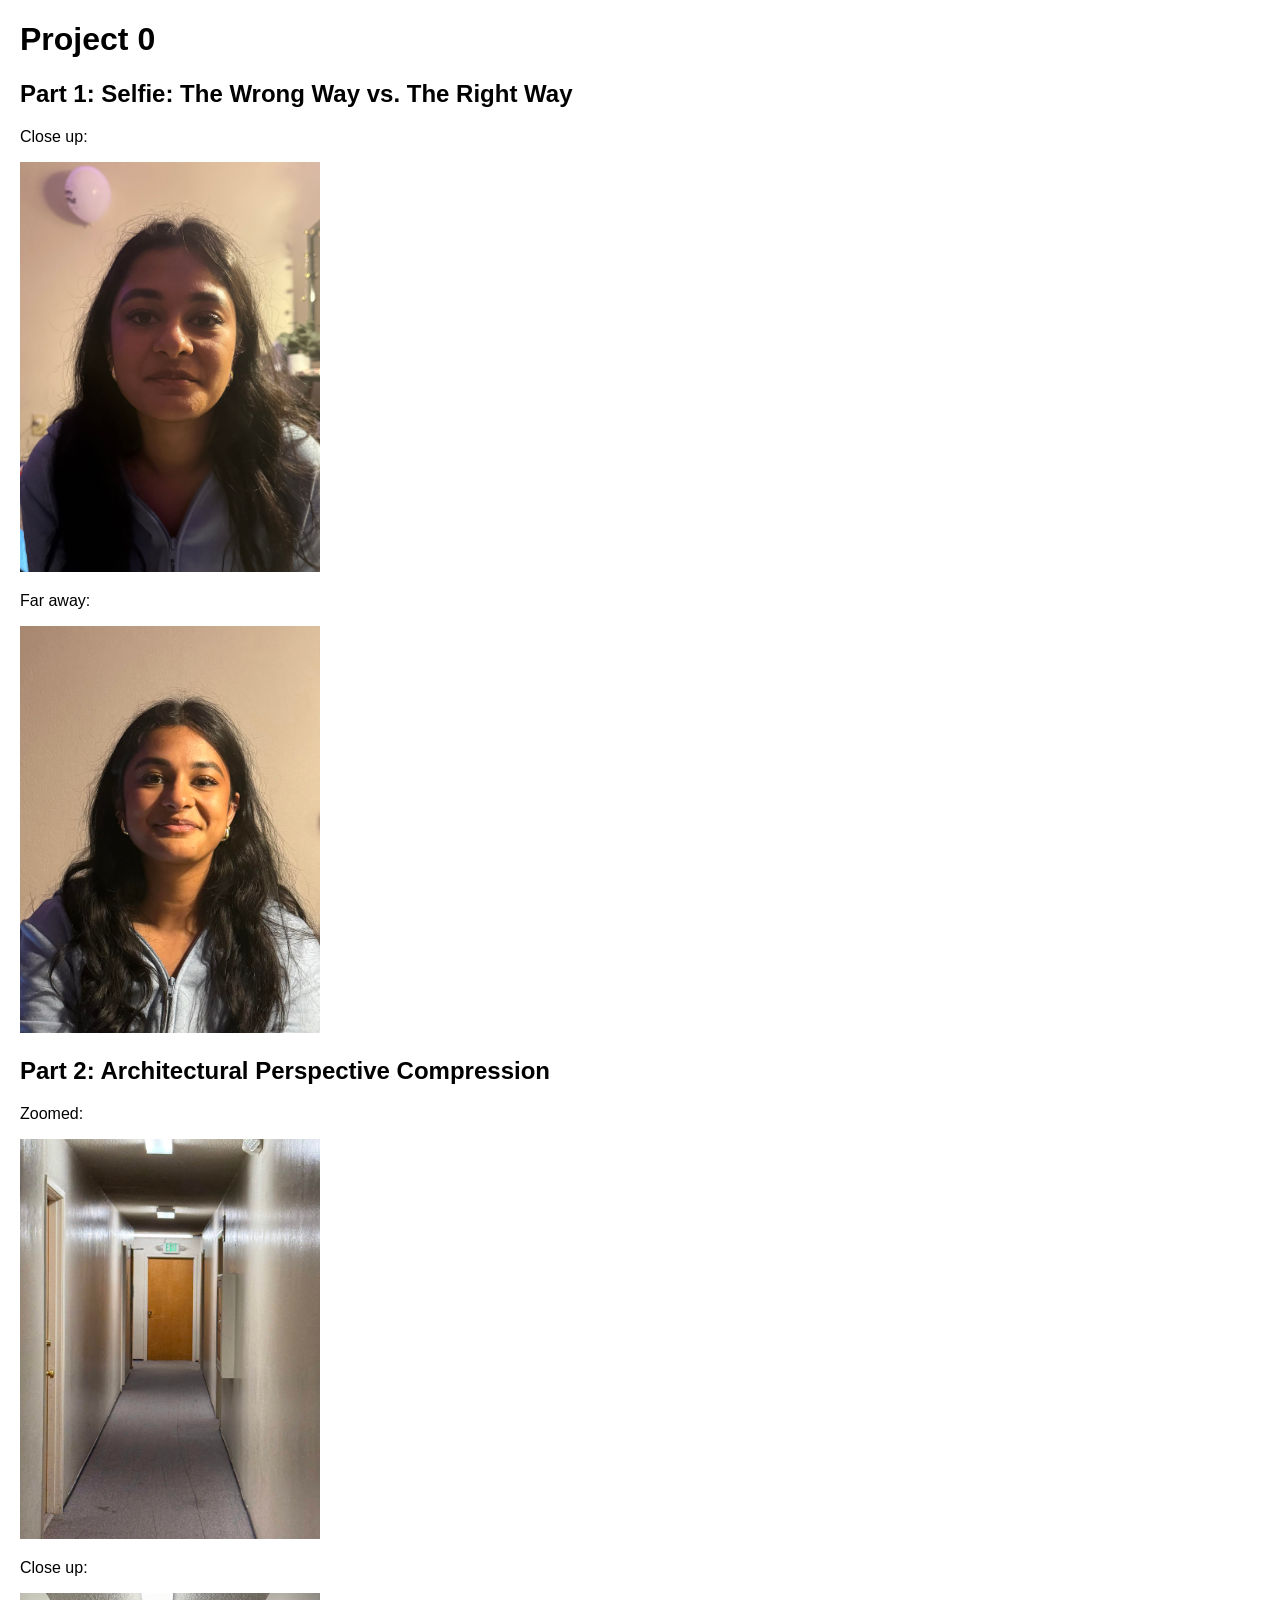
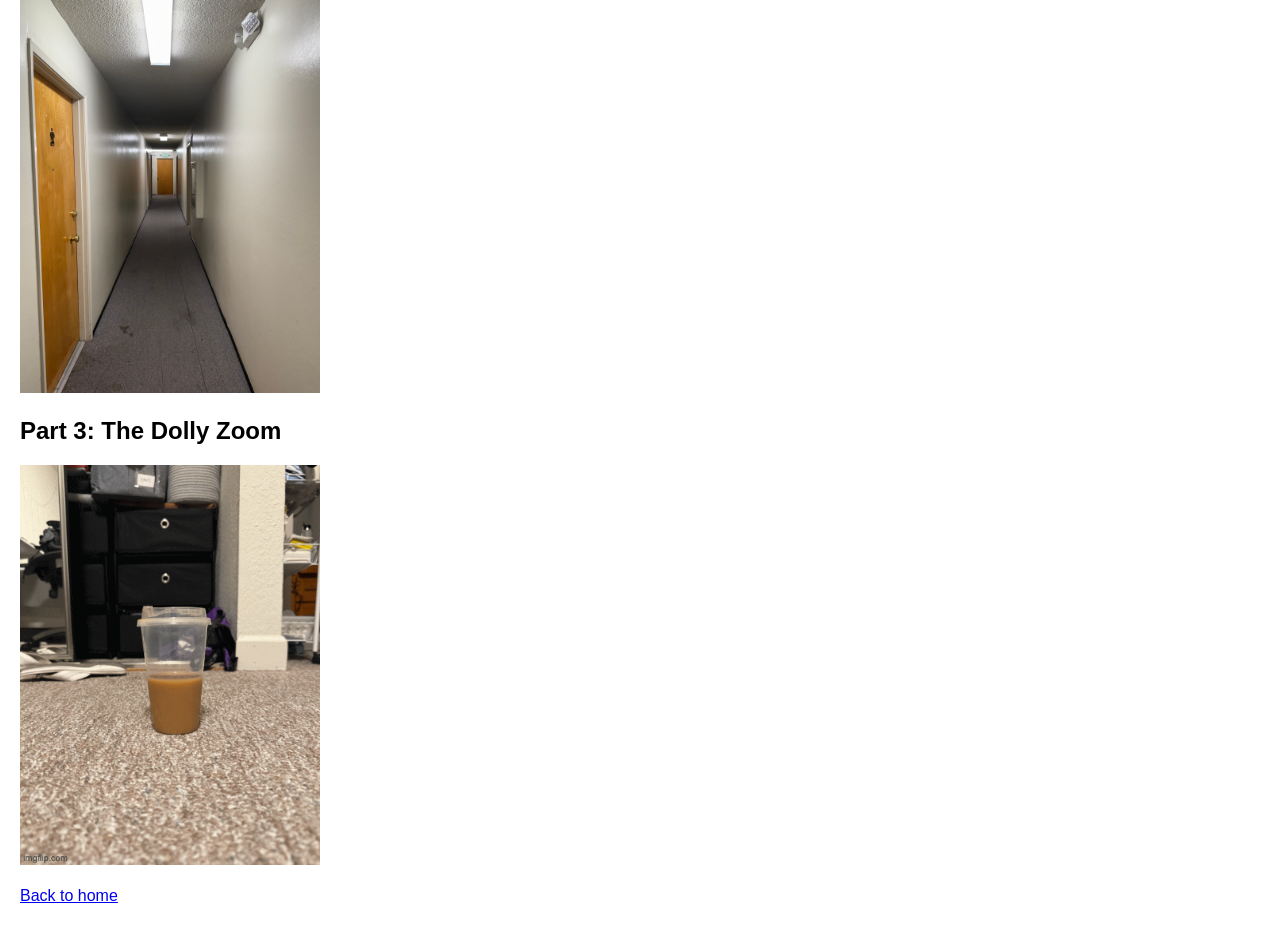
<file: 0/index.html>
<!DOCTYPE html>
<html>
<head>
    <title>Project 0</title>
    <style>
        body {
            font-family: Arial, sans-serif;
            margin: 20px;
        }
    </style>
</head>

<body>
  <h1>Project 0</h1>
  <h2>Part 1: Selfie: The Wrong Way vs. The Right Way</h2>
  <p>Close up:</p>
  <img src="close.jpg" width="300">
  <p>Far away:</p>
  <img src="far.jpg" width="300">

  <h2>Part 2: Architectural Perspective Compression</h2>
  <p>Zoomed:</p>
  <img src="zoom.jpg" width="300">
  <p>Close up:</p>
  <img src="close_up.jpg" width="300">

  <h2>Part 3: The Dolly Zoom</h2>
  <img src="dolly.gif" width="300">

  <br>
  <br>
  <a href="../index.html">Back to home</a>
</body>
</html>
</file>
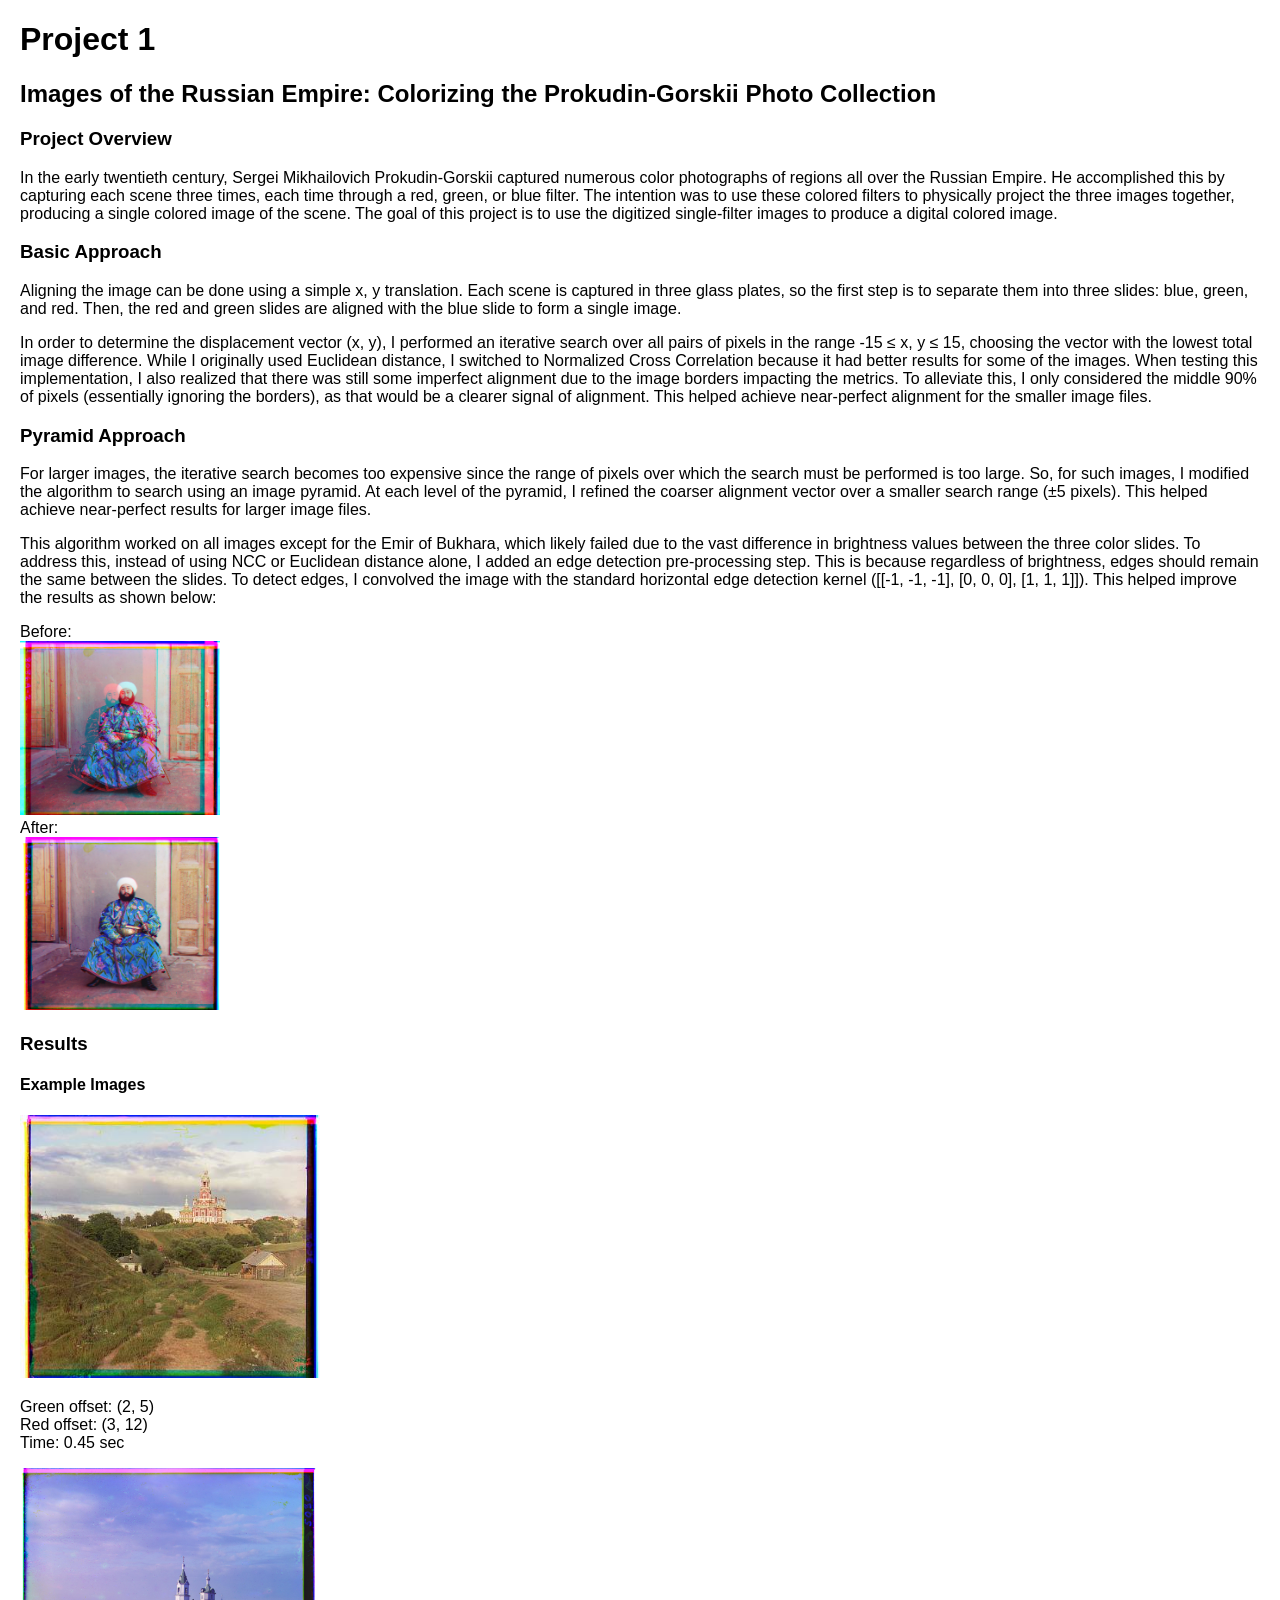
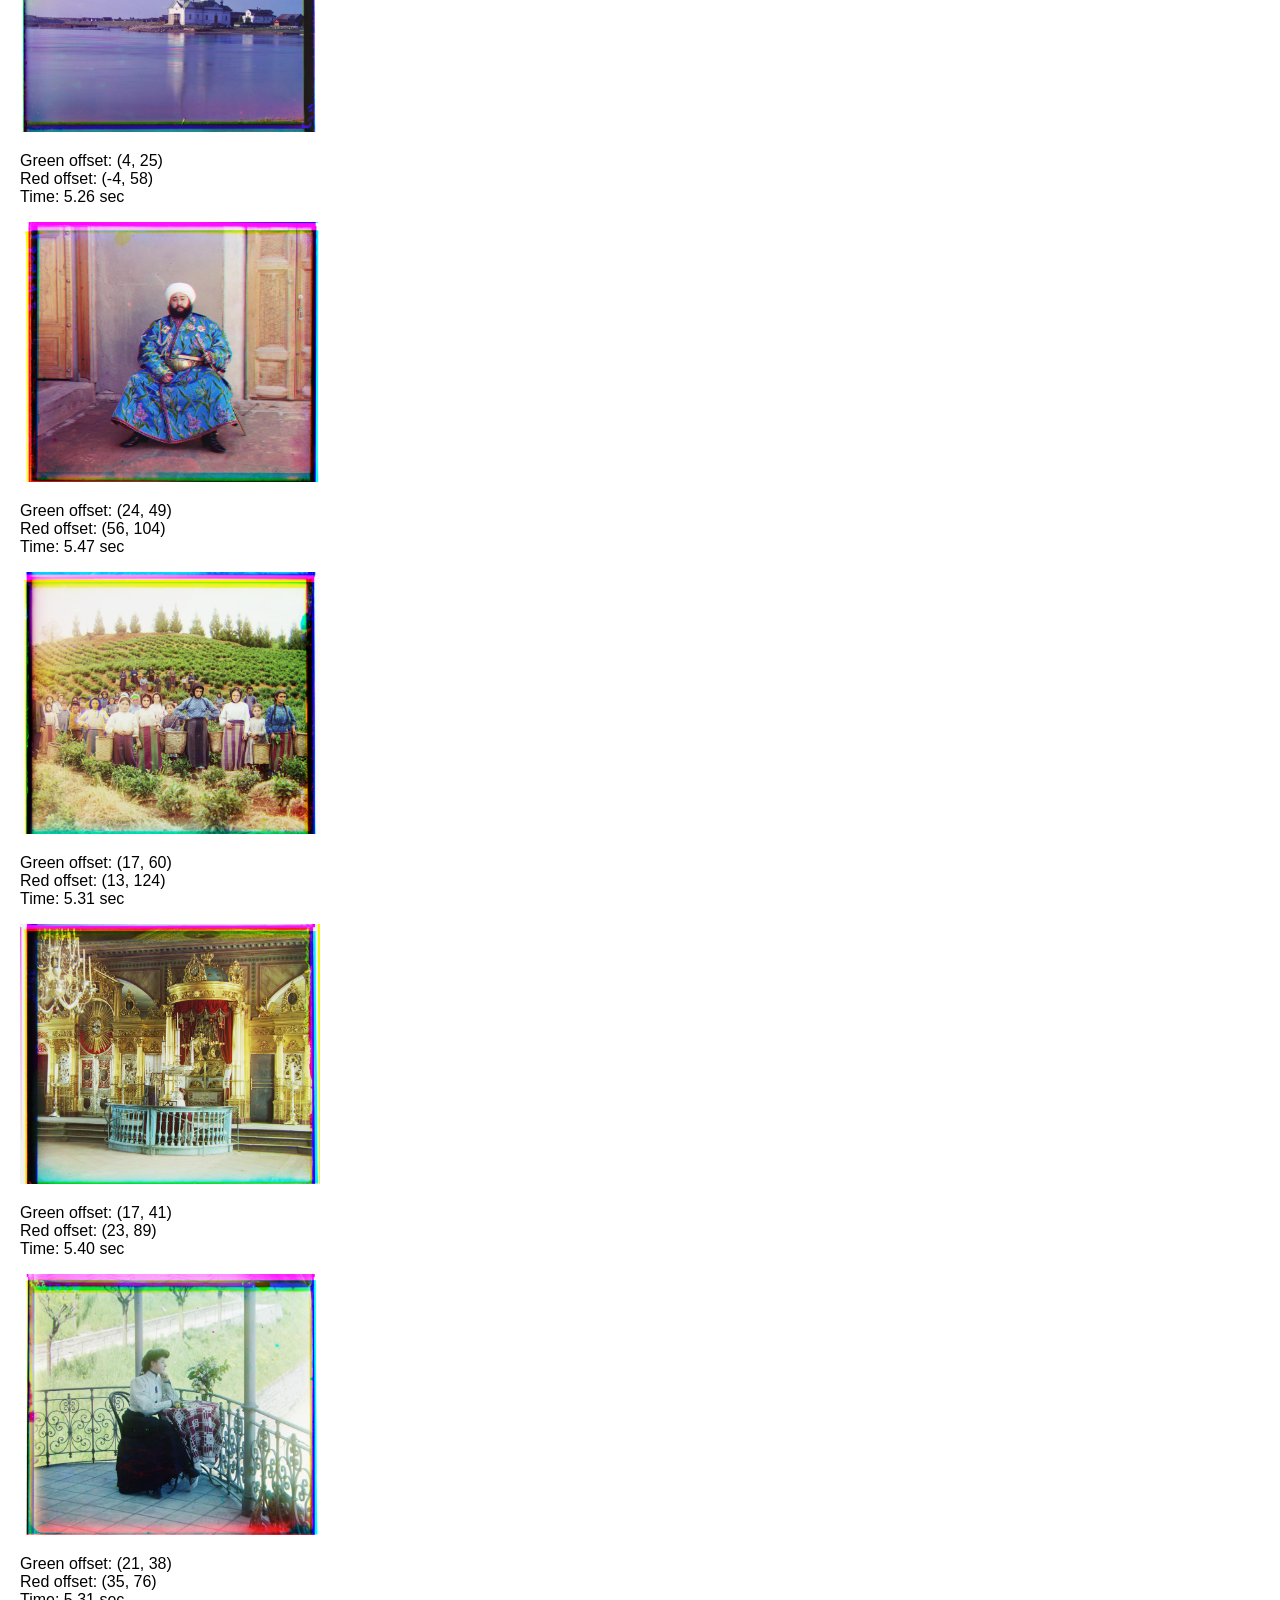
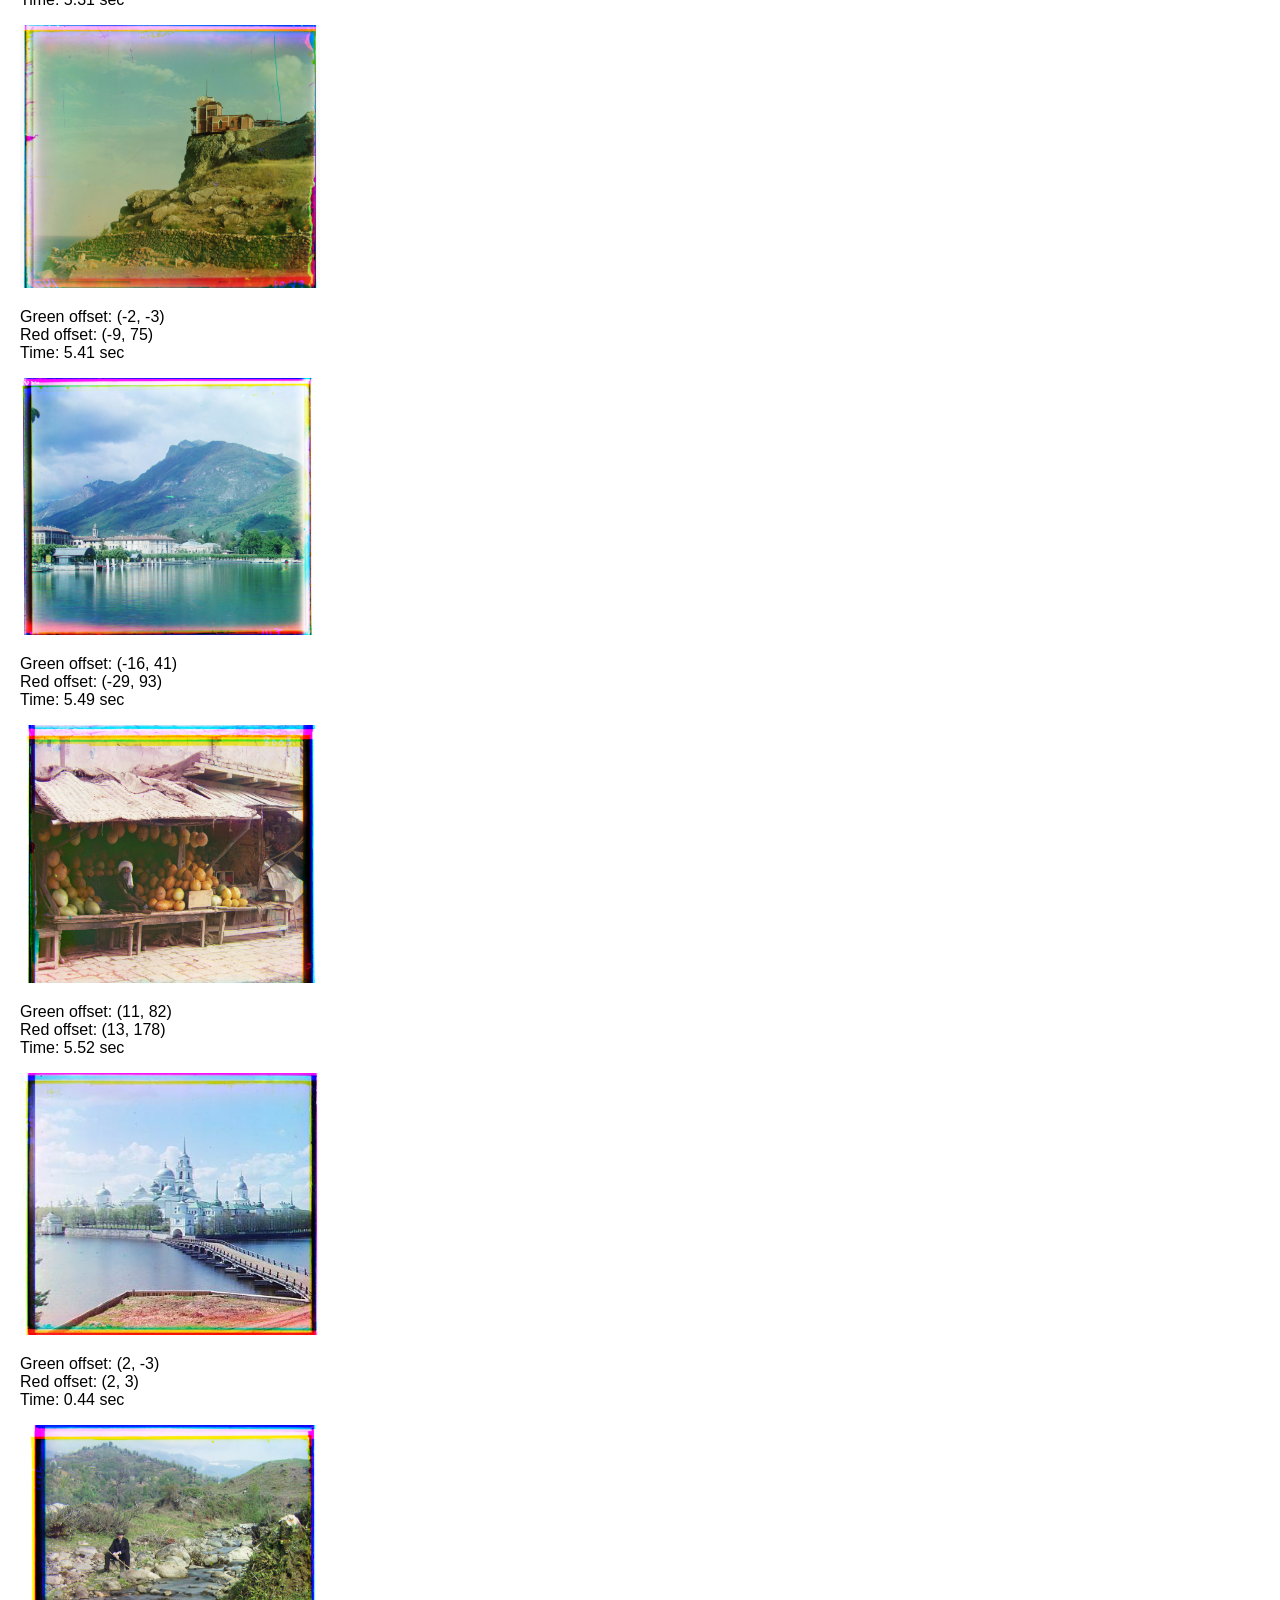
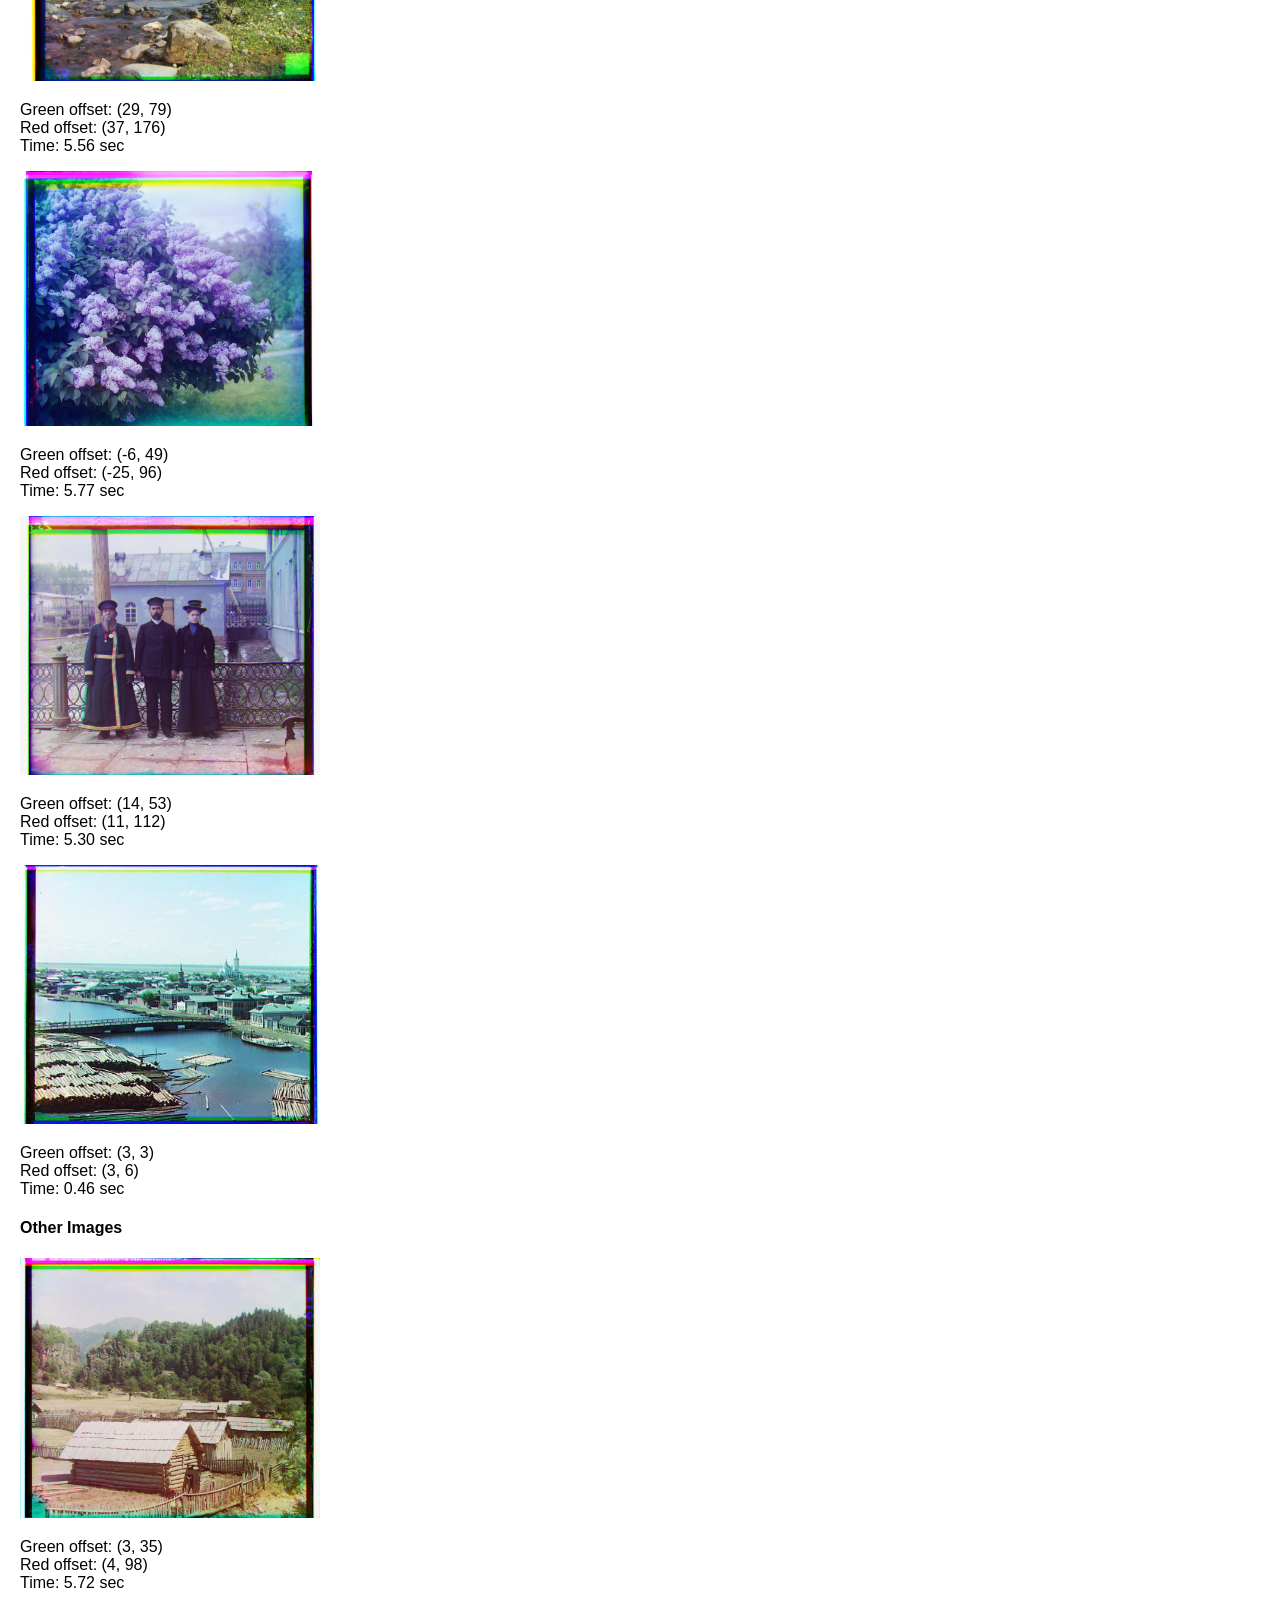
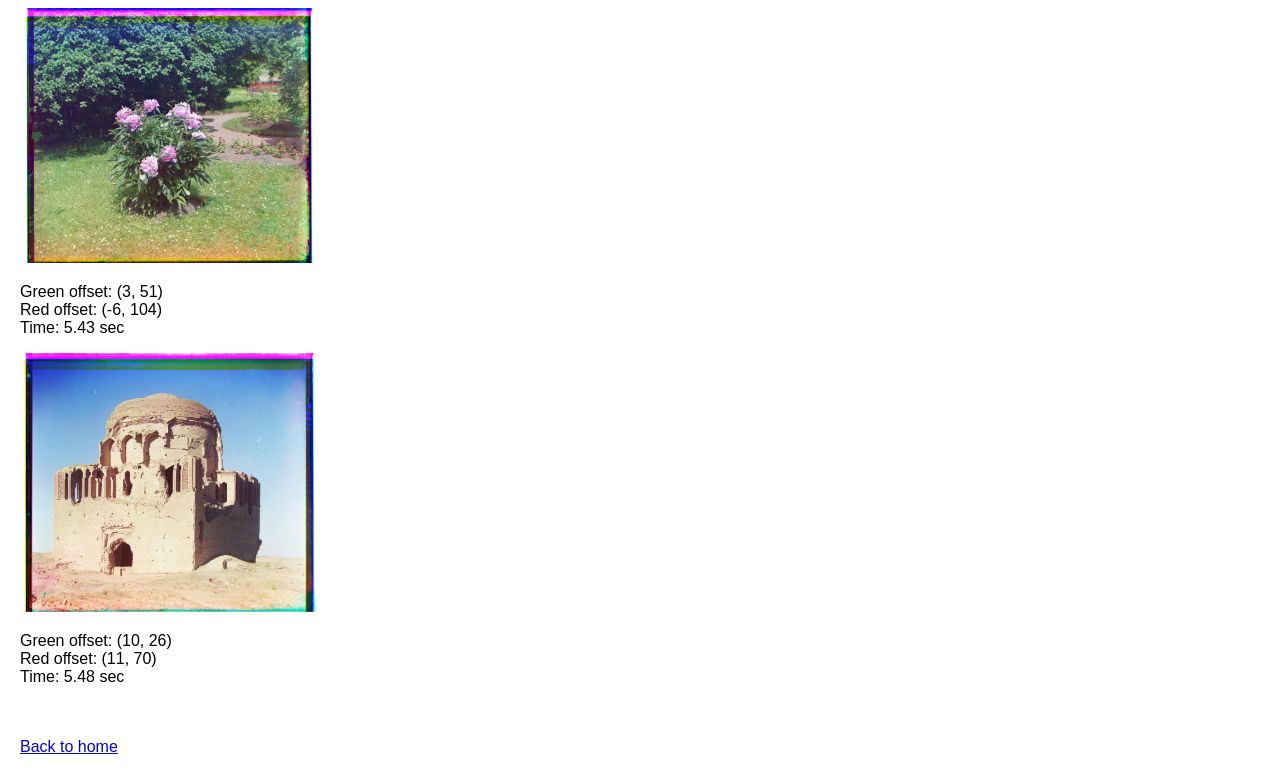
<file: 1/index.html>
<!DOCTYPE html>
<html>
<head>
    <title>Project 1</title>
    <style>
        body {
            font-family: Arial, sans-serif;
            margin: 20px;
        }
    </style>
</head>

<body>
  <h1>Project 1</h1>
  <h2>Images of the Russian Empire: Colorizing the Prokudin-Gorskii Photo Collection</h2>
  <h3>Project Overview</h3>
  <p>
    In the early twentieth century, Sergei Mikhailovich Prokudin-Gorskii captured numerous color photographs of regions all over the Russian Empire. He accomplished this by capturing each scene three times, each time through a red, green, or blue filter. The intention was to use these colored filters to physically project the three images together, producing a single colored image of the scene. The goal of this project is to use the digitized single-filter images to produce a digital colored image.
  </p>
  <h3>Basic Approach</h3>
  <p>
    Aligning the image can be done using a simple x, y translation. Each scene is captured in three glass plates, so the first step is to separate them into three slides: blue, green, and red. Then, the red and green slides are aligned with the blue slide to form a single image.
  </p>
  <p>
    In order to determine the displacement vector (x, y), I performed an iterative search over all pairs of pixels in the range -15 ≤ x, y ≤ 15, choosing the vector with the lowest total image difference. While I originally used Euclidean distance, I switched to Normalized Cross Correlation because it had better results for some of the images. When testing this implementation, I also realized that there was still some imperfect alignment due to the image borders impacting the metrics. To alleviate this, I only considered the middle 90% of pixels (essentially ignoring the borders), as that would be a clearer signal of alignment. This helped achieve near-perfect alignment for the smaller image files.
  </p>
  <h3>Pyramid Approach</h3>
  <p>
    For larger images, the iterative search becomes too expensive since the range of pixels over which the search must be performed is too large. So, for such images, I modified the algorithm to search using an image pyramid. At each level of the pyramid, I refined the coarser alignment vector over a smaller search range (±5 pixels). This helped achieve near-perfect results for larger image files.
  </p>
  <p>
    This algorithm worked on all images except for the Emir of Bukhara, which likely failed due to the vast difference in brightness values between the three color slides. To address this, instead of using NCC or Euclidean distance alone, I added an edge detection pre-processing step. This is because regardless of brightness, edges should remain the same between the slides. To detect edges, I convolved the image with the standard horizontal edge detection kernel ([[-1, -1, -1], [0, 0, 0], [1, 1, 1]]). This helped improve the results as shown below:
  </p>
  <p>
    Before:
    <br>
    <img src="color_images/color_emir_old.jpg" width="200">
    <br>
    After:
    <br>
    <img src="color_images/color_emir_new.jpg" width="200">
  </p>
  <h3>Results</h3>
  <h4>Example Images</h4>
  <img src="color_images/color_cathedral.jpg" width="300">
  <p>
    Green offset: (2, 5)
    <br>
    Red offset: (3, 12)
    <br>
    Time: 0.45 sec
  </p>
  <img src="color_images/color_church.jpg" width="300">
  <p>
    Green offset: (4, 25)
    <br>
    Red offset: (-4, 58)
    <br>
    Time: 5.26 sec
  </p>
  <img src="color_images/color_emir_new.jpg" width="300">
  <p>
    Green offset: (24, 49)
    <br>
    Red offset: (56, 104)
    <br>
    Time: 5.47 sec
  </p>
  <img src="color_images/color_harvesters.jpg" width="300">
  <p>
    Green offset: (17, 60)
    <br>
    Red offset: (13, 124)
    <br>
    Time: 5.31 sec
  </p>
  <img src="color_images/color_icon.jpg" width="300">
  <p>
    Green offset: (17, 41)
    <br>
    Red offset: (23, 89)
    <br>
    Time: 5.40 sec
  </p>
  <img src="color_images/color_italil.jpg" width="300">
  <p>
    Green offset: (21, 38)
    <br>
    Red offset: (35, 76)
    <br>
    Time: 5.31 sec
  </p>
  <img src="color_images/color_lastochikino.jpg" width="300">
  <p>
    Green offset: (-2, -3)
    <br>
    Red offset: (-9, 75)
    <br>
    Time: 5.41 sec
  </p>
  <img src="color_images/color_lugano.jpg" width="300">
  <p>
    Green offset: (-16, 41)
    <br>
    Red offset: (-29, 93)
    <br>
    Time: 5.49 sec
  </p>
  <img src="color_images/color_melons.jpg" width="300">
  <p>
    Green offset: (11, 82)
    <br>
    Red offset: (13, 178)
    <br>
    Time: 5.52 sec
  </p>
  <img src="color_images/color_monastery.jpg" width="300">
  <p>
    Green offset: (2, -3)
    <br>
    Red offset: (2, 3)
    <br>
    Time: 0.44 sec
  </p>
  <img src="color_images/color_self_portrait.jpg" width="300">
  <p>
    Green offset: (29, 79)
    <br>
    Red offset: (37, 176)
    <br>
    Time: 5.56 sec
  </p>
  <img src="color_images/color_siren.jpg" width="300">
  <p>
    Green offset: (-6, 49)
    <br>
    Red offset: (-25, 96)
    <br>
    Time: 5.77 sec
  </p>
  <img src="color_images/color_three_generations.jpg" width="300">
  <p>
    Green offset: (14, 53)
    <br>
    Red offset: (11, 112)
    <br>
    Time: 5.30 sec
  </p>
  <img src="color_images/color_tobolsk.jpg" width="300">
  <p>
    Green offset: (3, 3)
    <br>
    Red offset: (3, 6)
    <br>
    Time: 0.46 sec
  </p>
  
  <h4>Other Images</h4>
  <img src="color_images/color_castle.jpg" width="300">
  <p>
    Green offset: (3, 35)
    <br>
    Red offset: (4, 98)
    <br>
    Time: 5.72 sec
  </p>
  <img src="color_images/color_flower.jpg" width="300">
  <p>
    Green offset: (3, 51)
    <br>
    Red offset: (-6, 104)
    <br>
    Time: 5.43 sec
  </p>
  <img src="color_images/color_mosque.jpg" width="300">
  <p>
    Green offset: (10, 26)
    <br>
    Red offset: (11, 70)
    <br>
    Time: 5.48 sec
  </p>

  <br>
  <br>
  <a href="../index.html">Back to home</a>
</body>
</html>
</file>
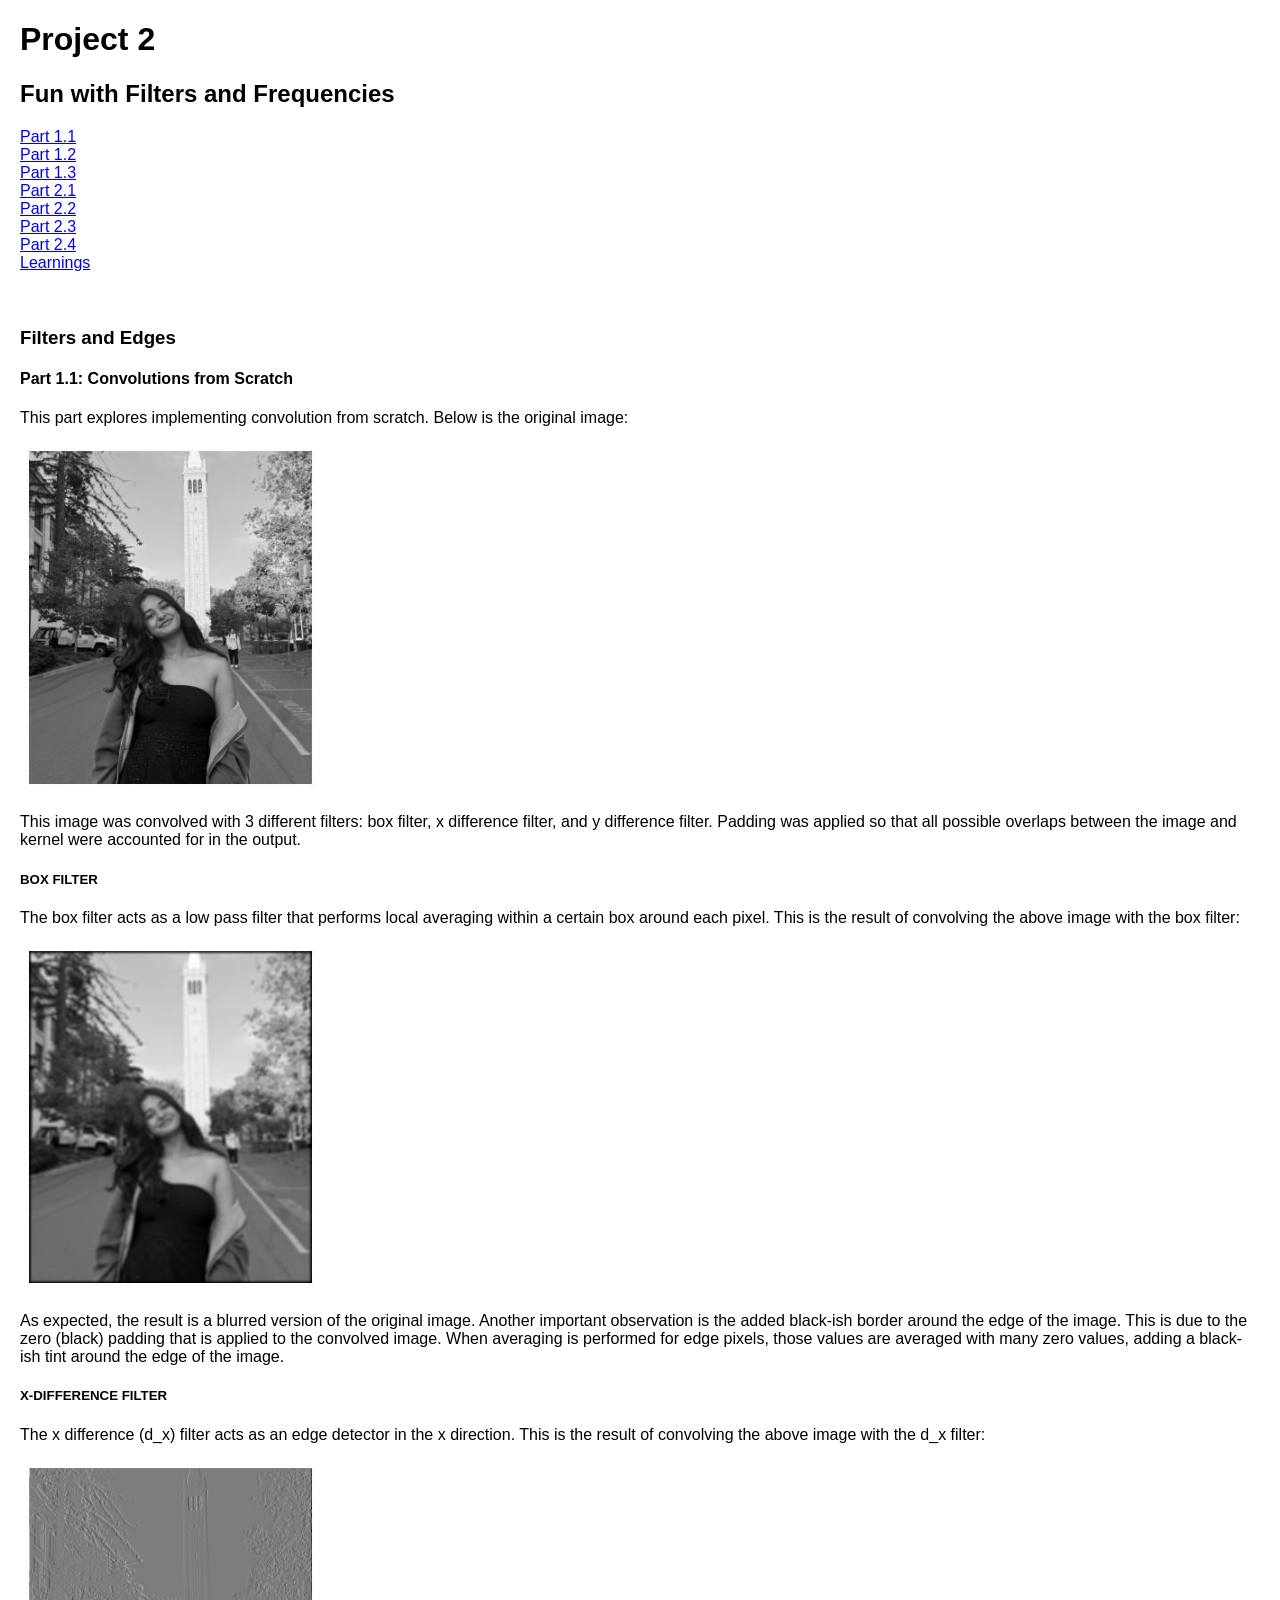
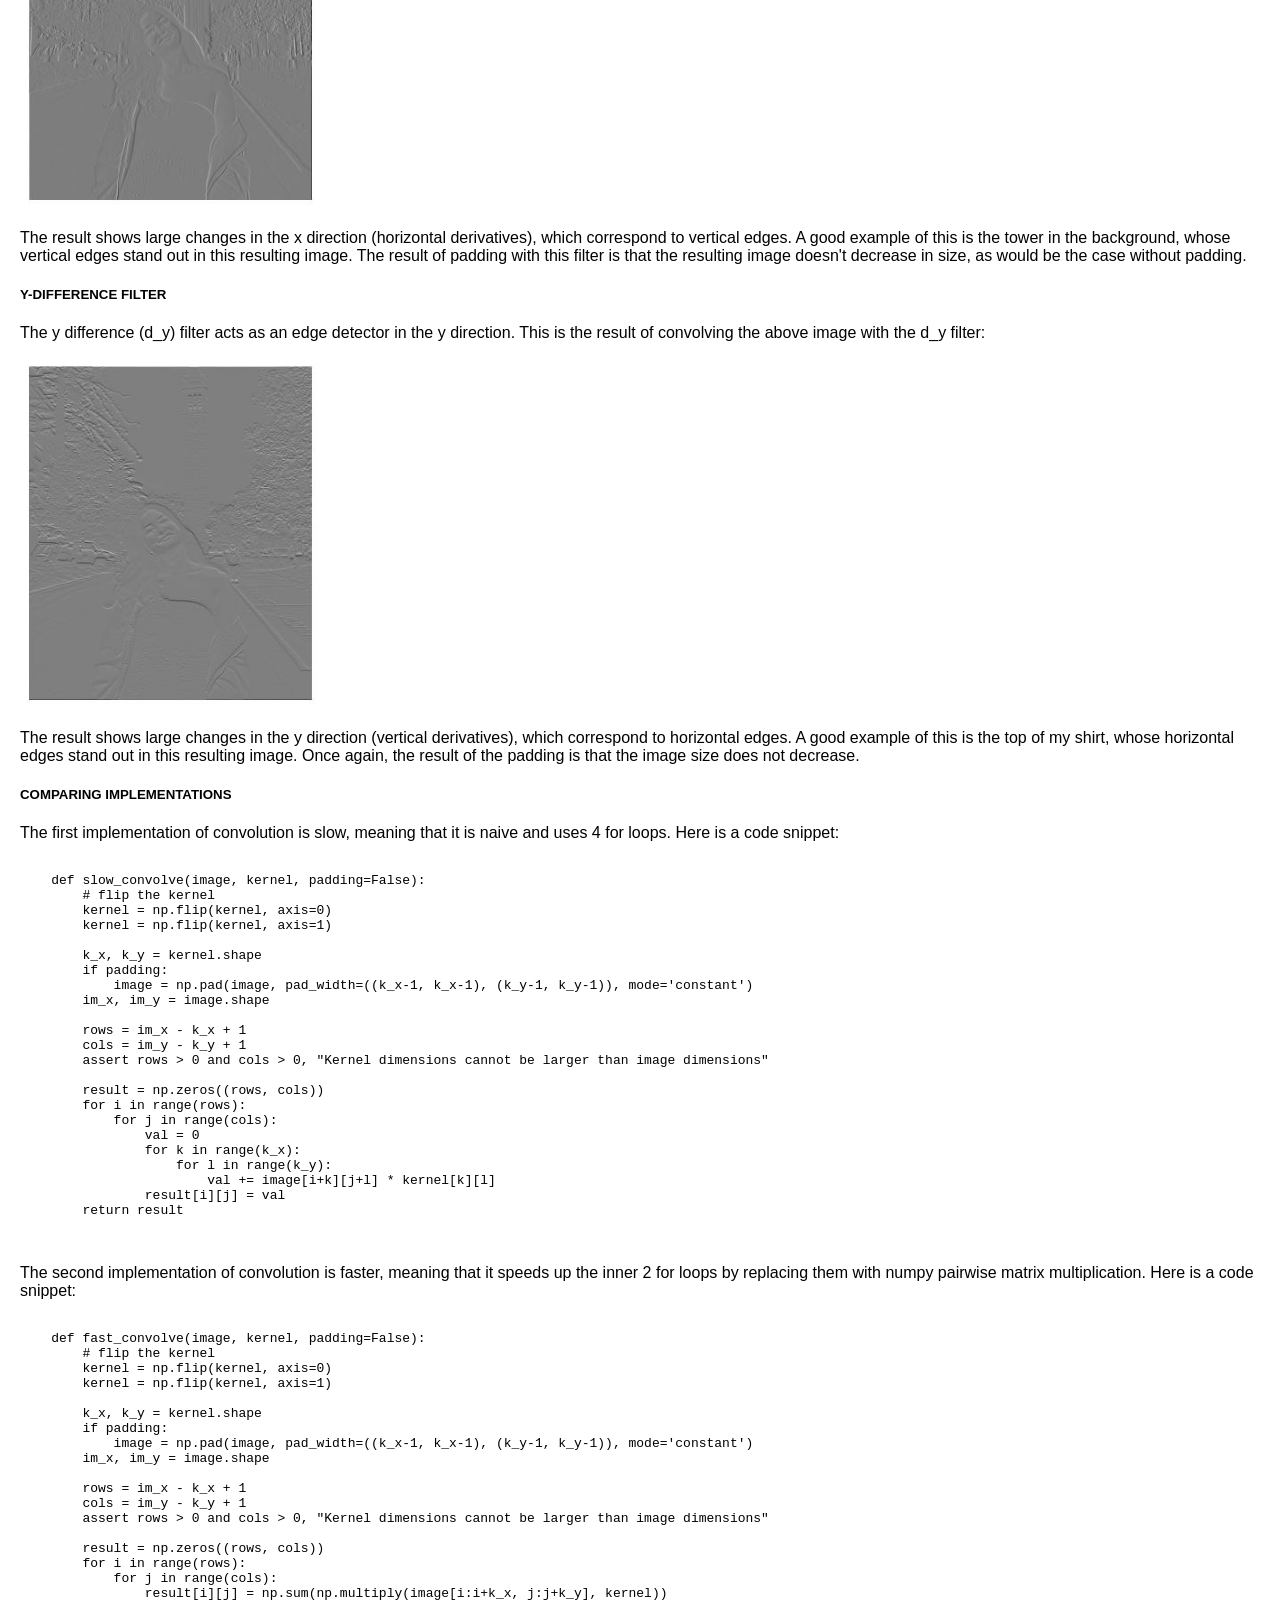
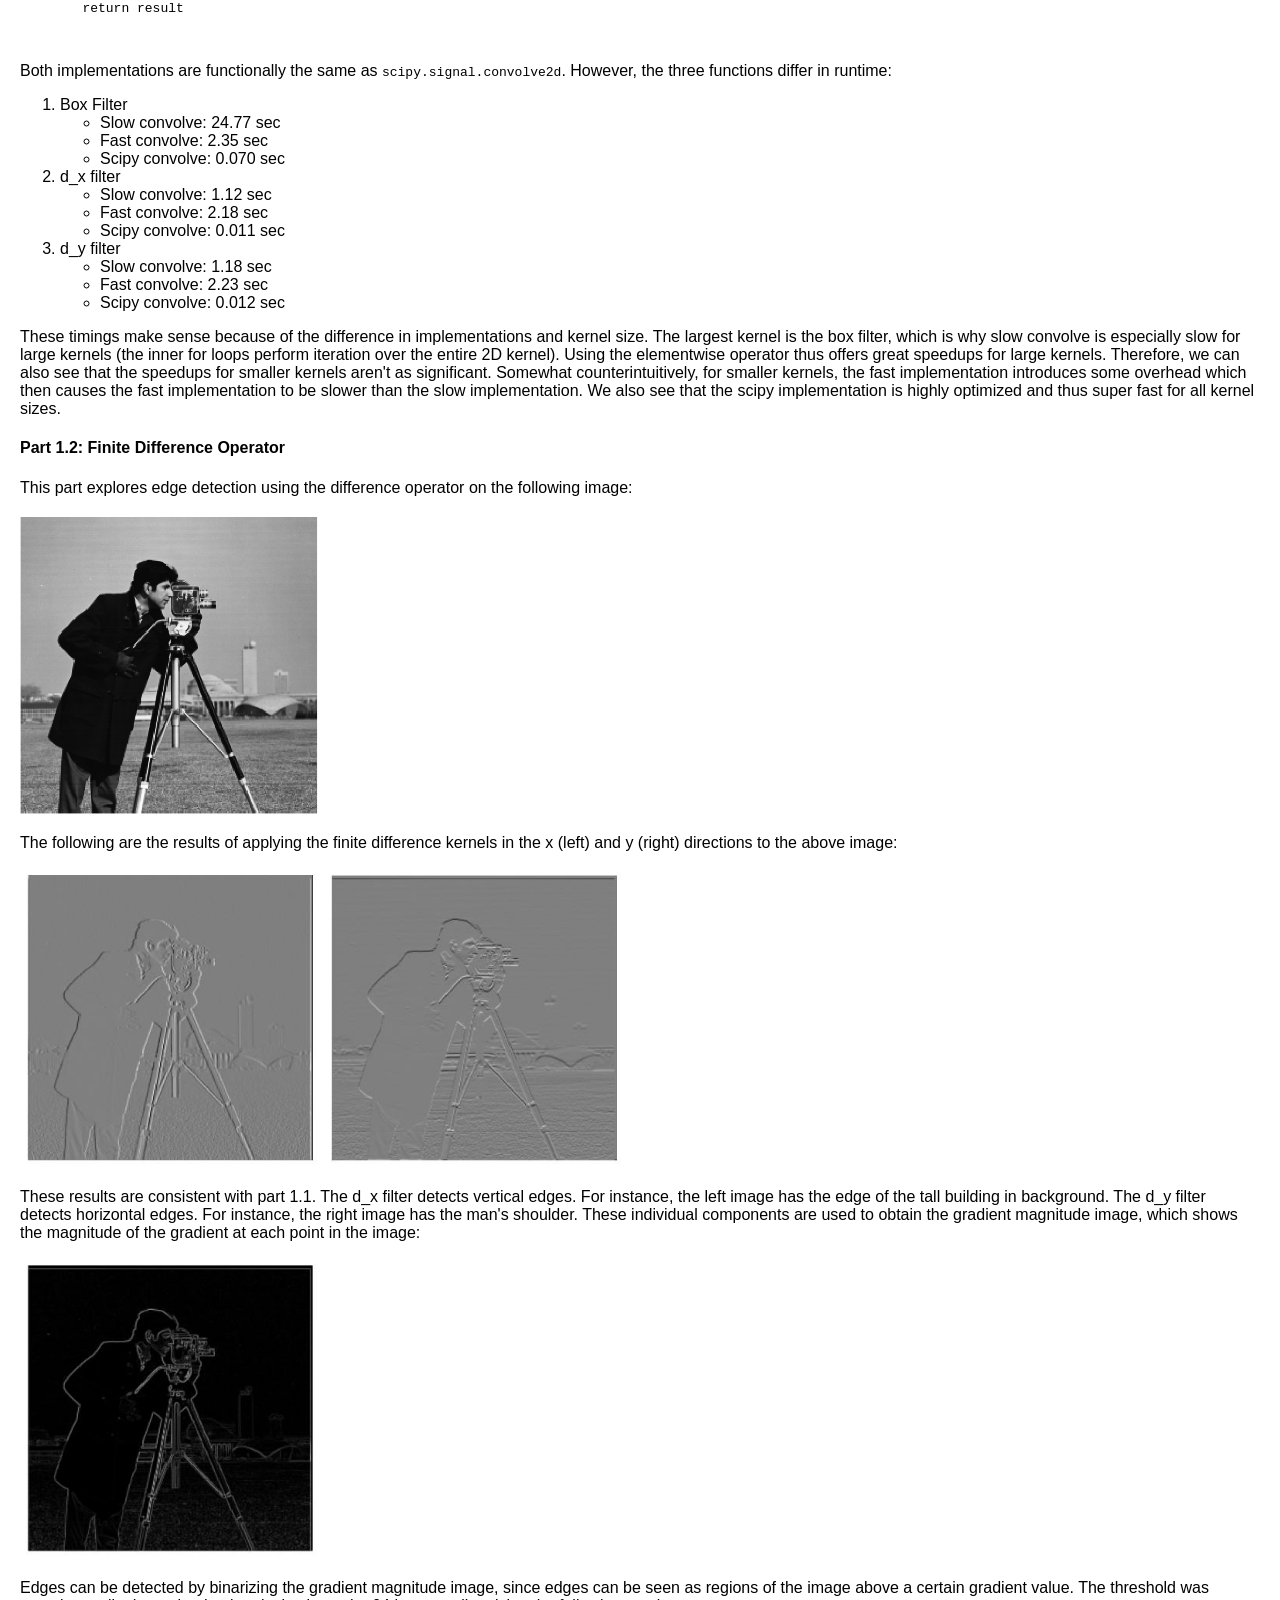
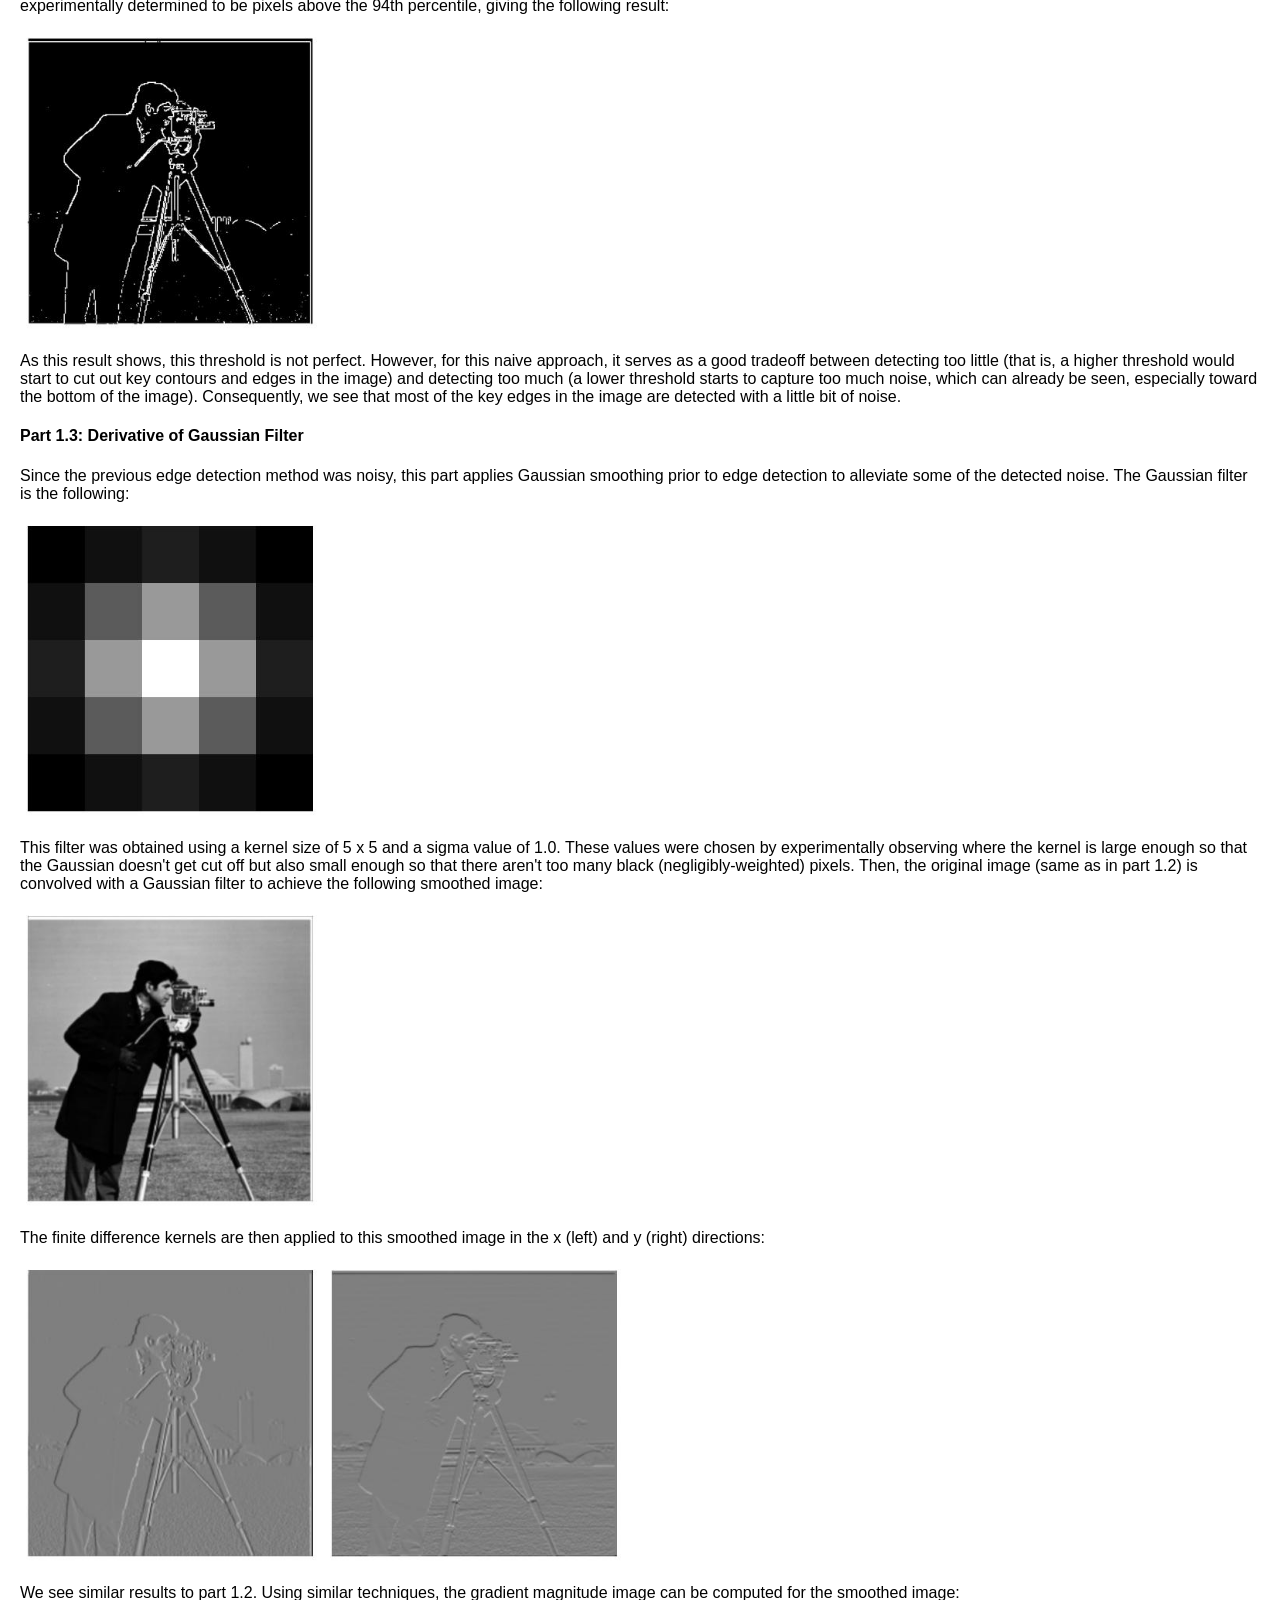
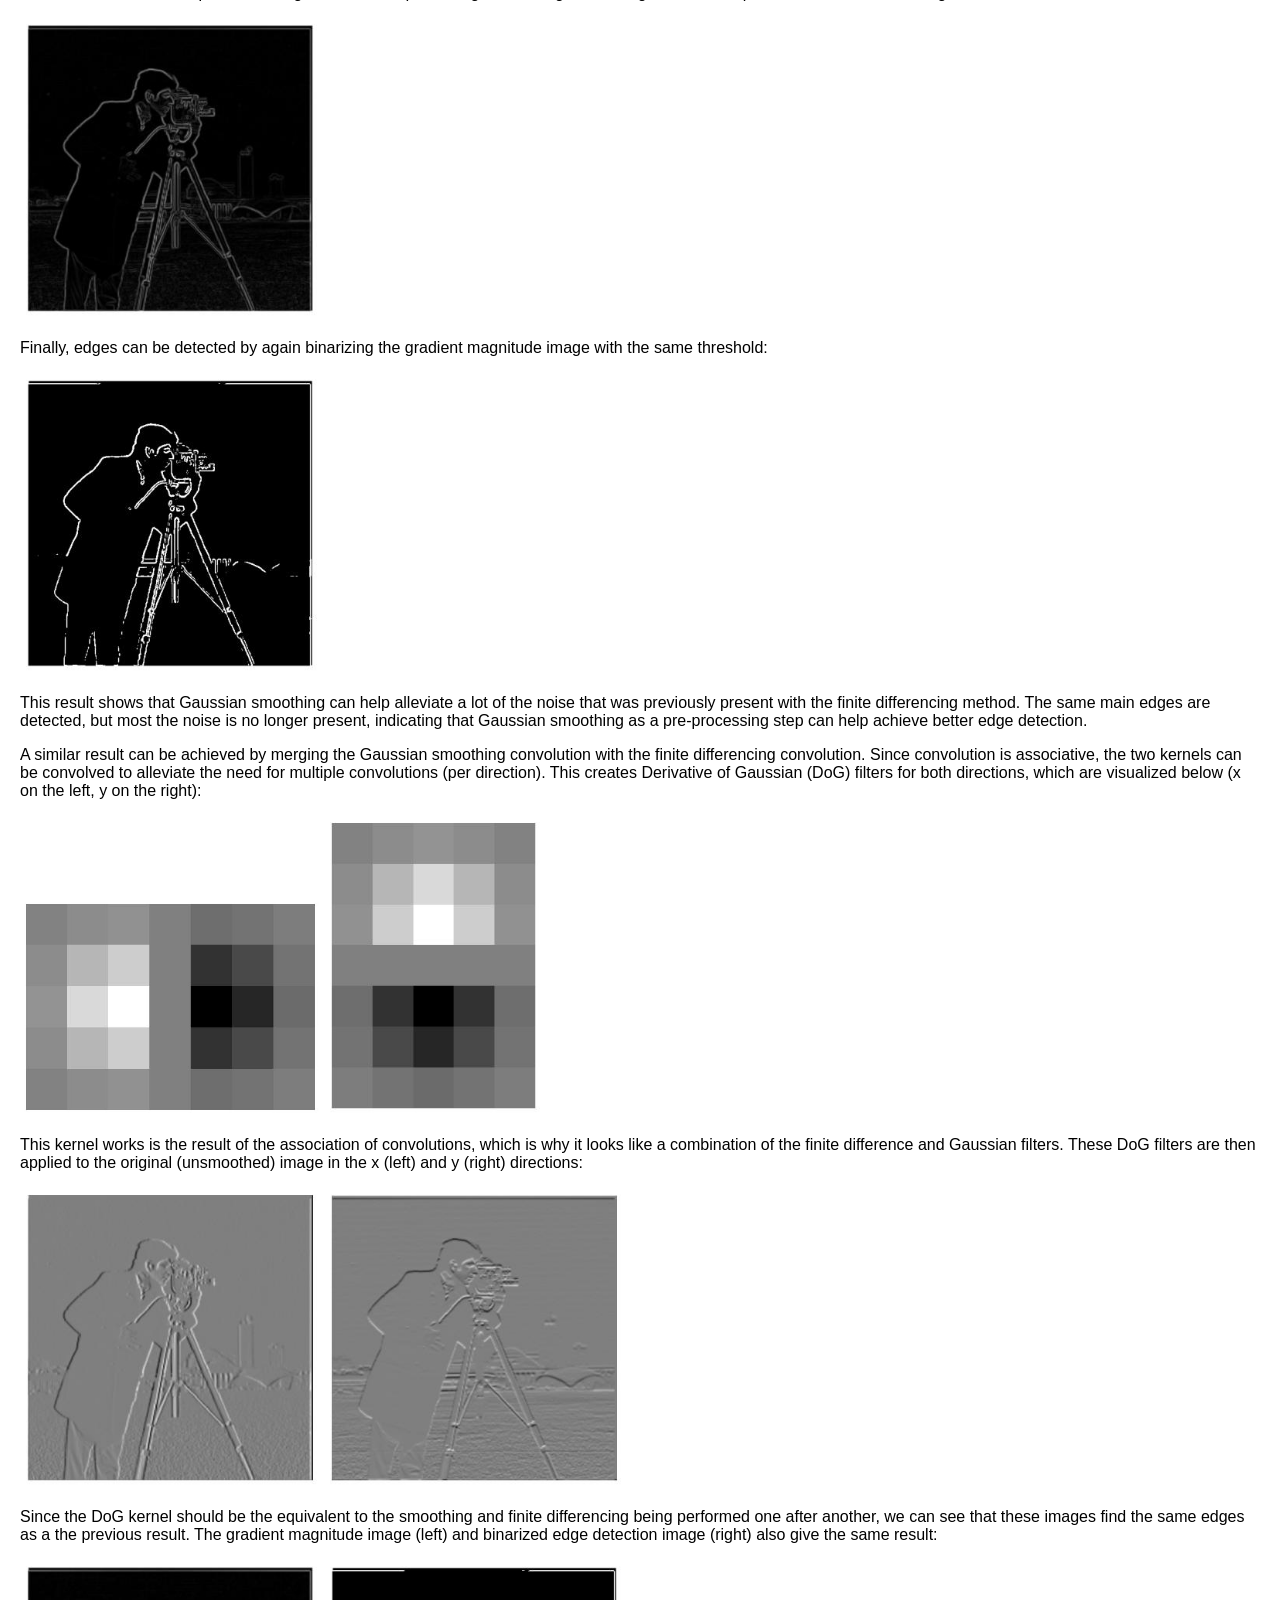
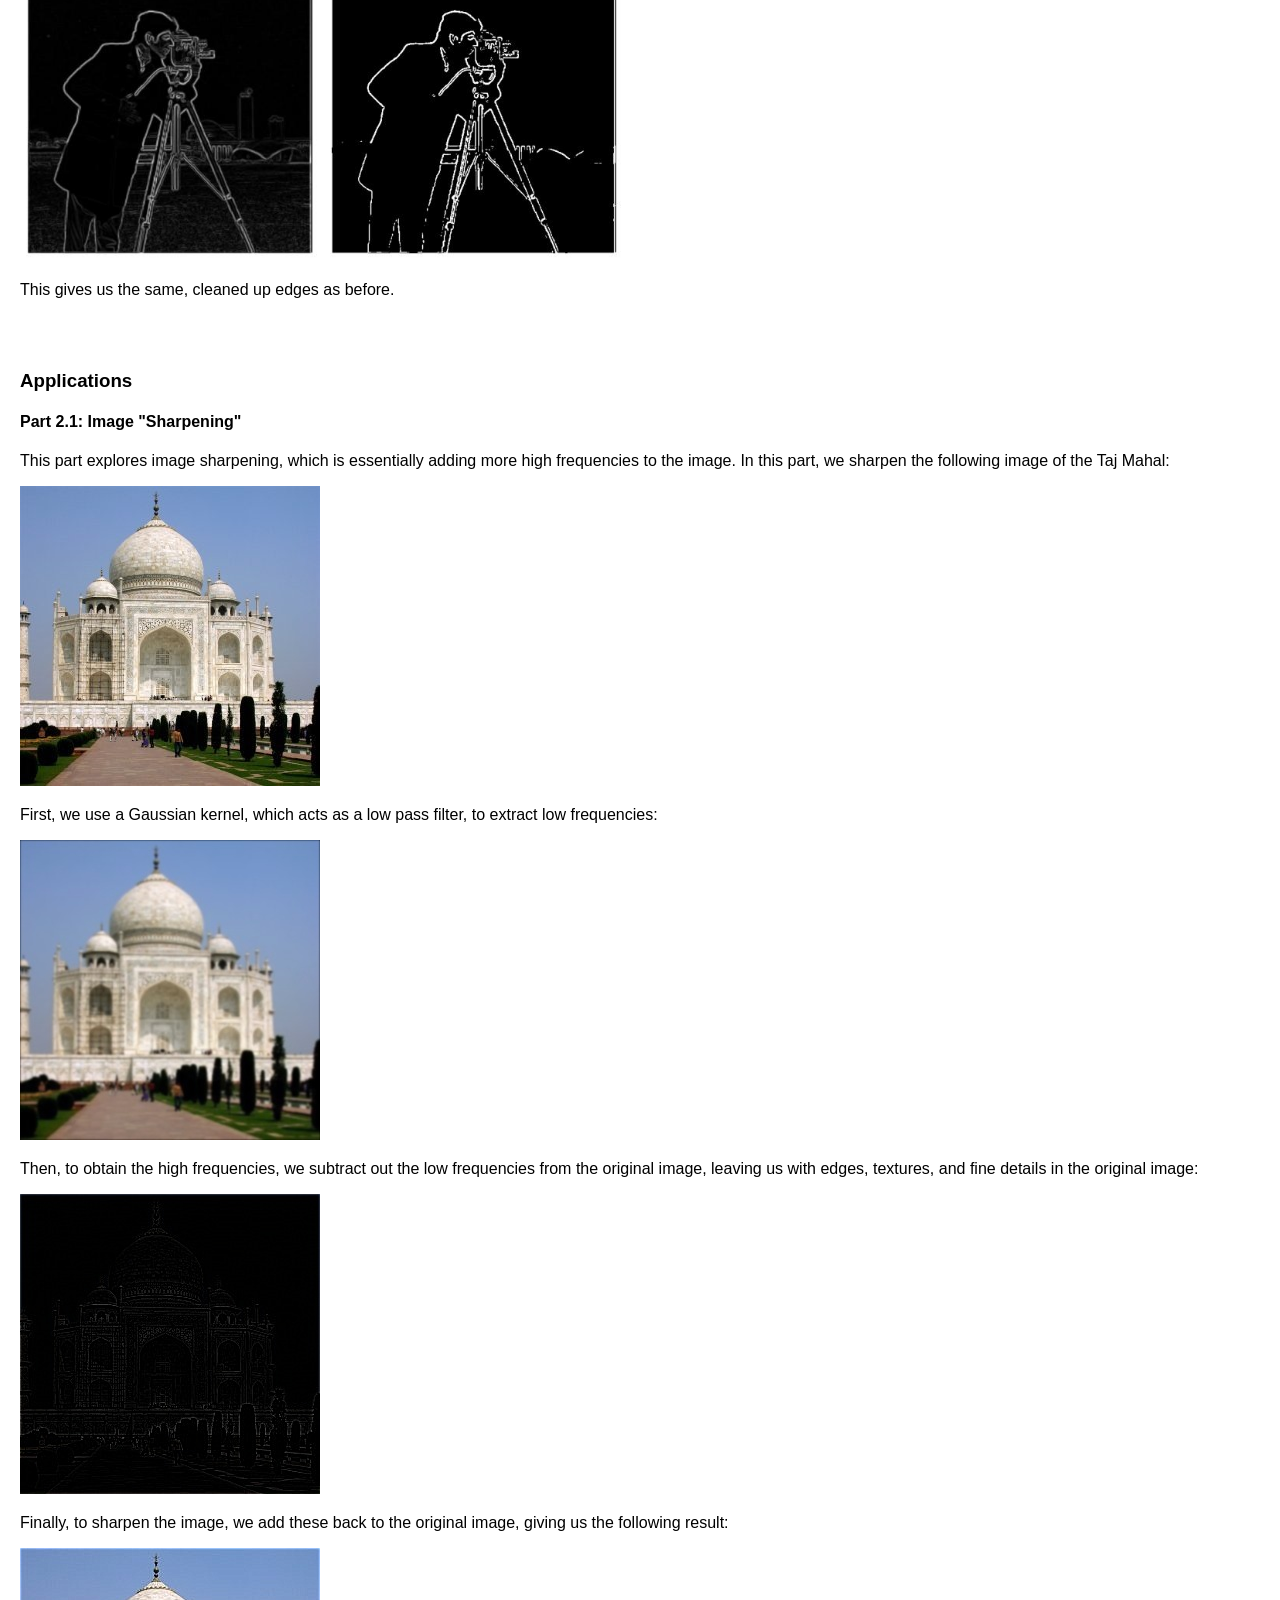
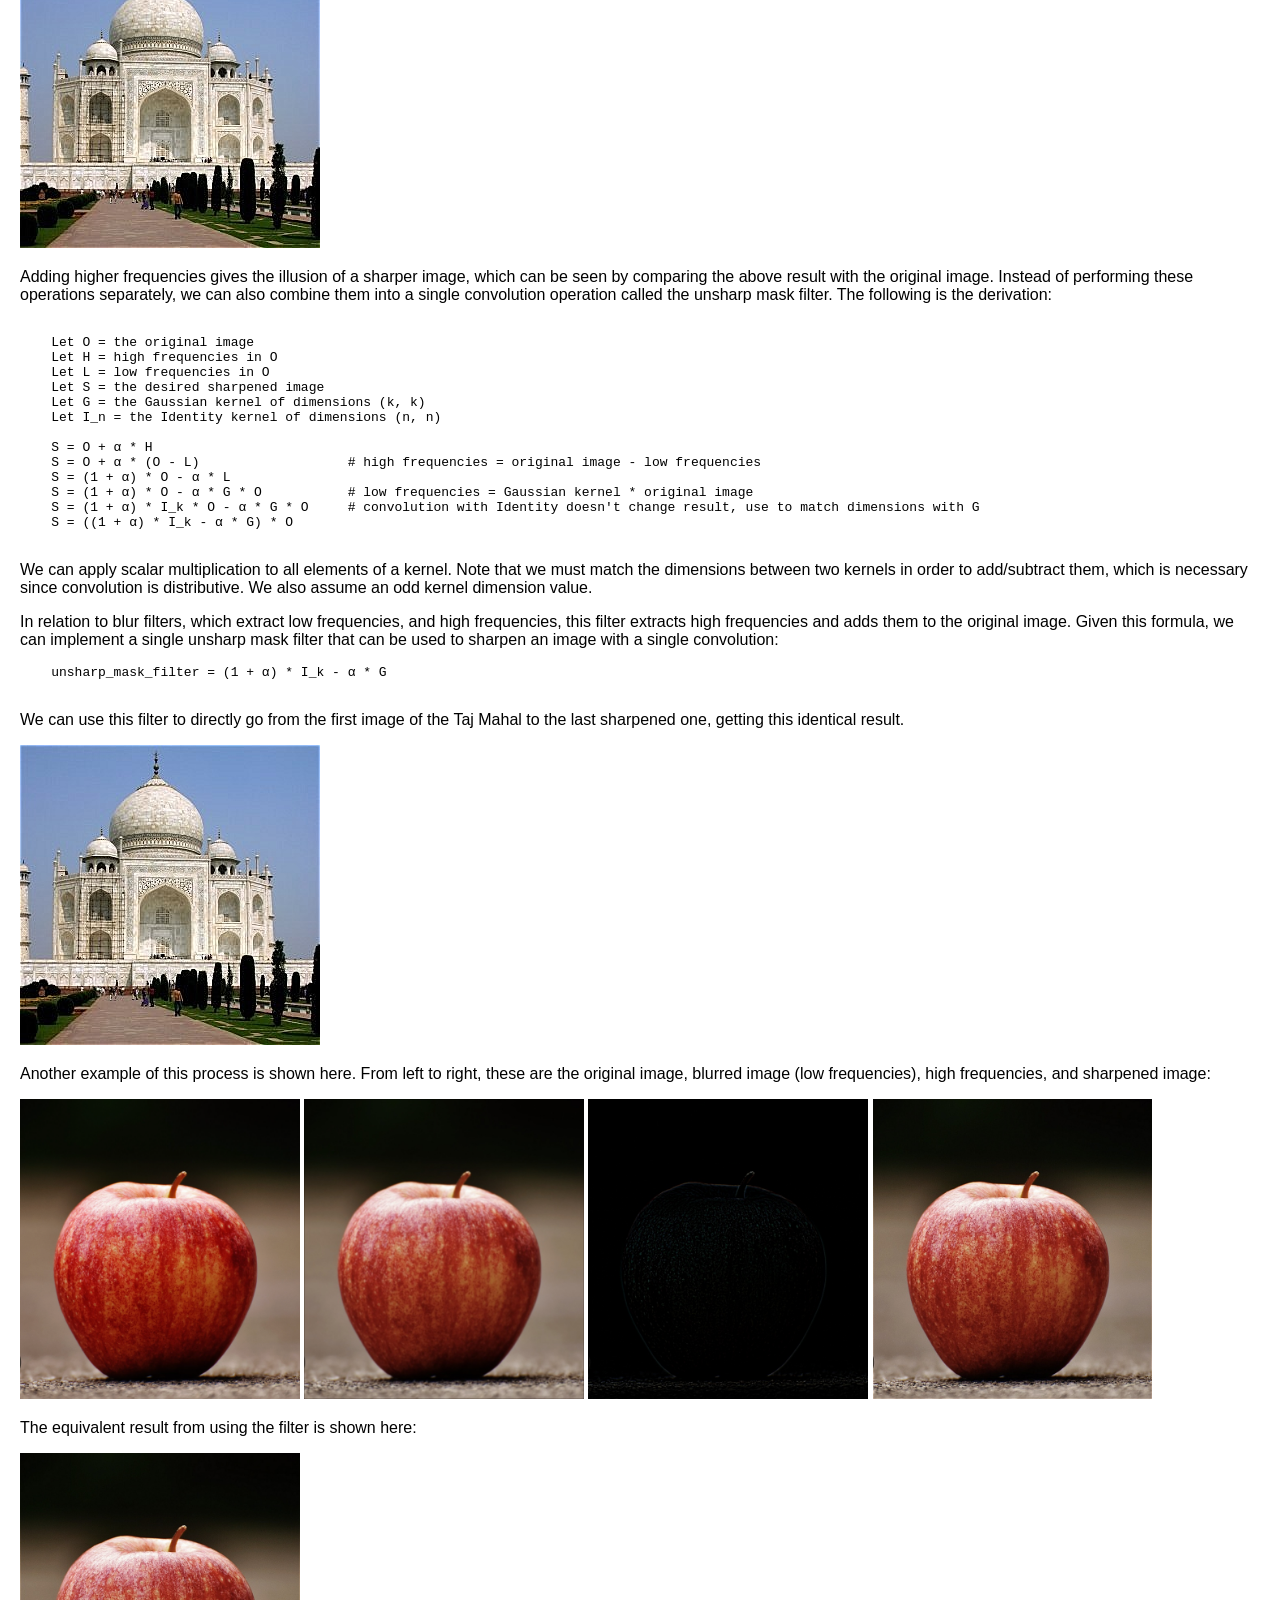
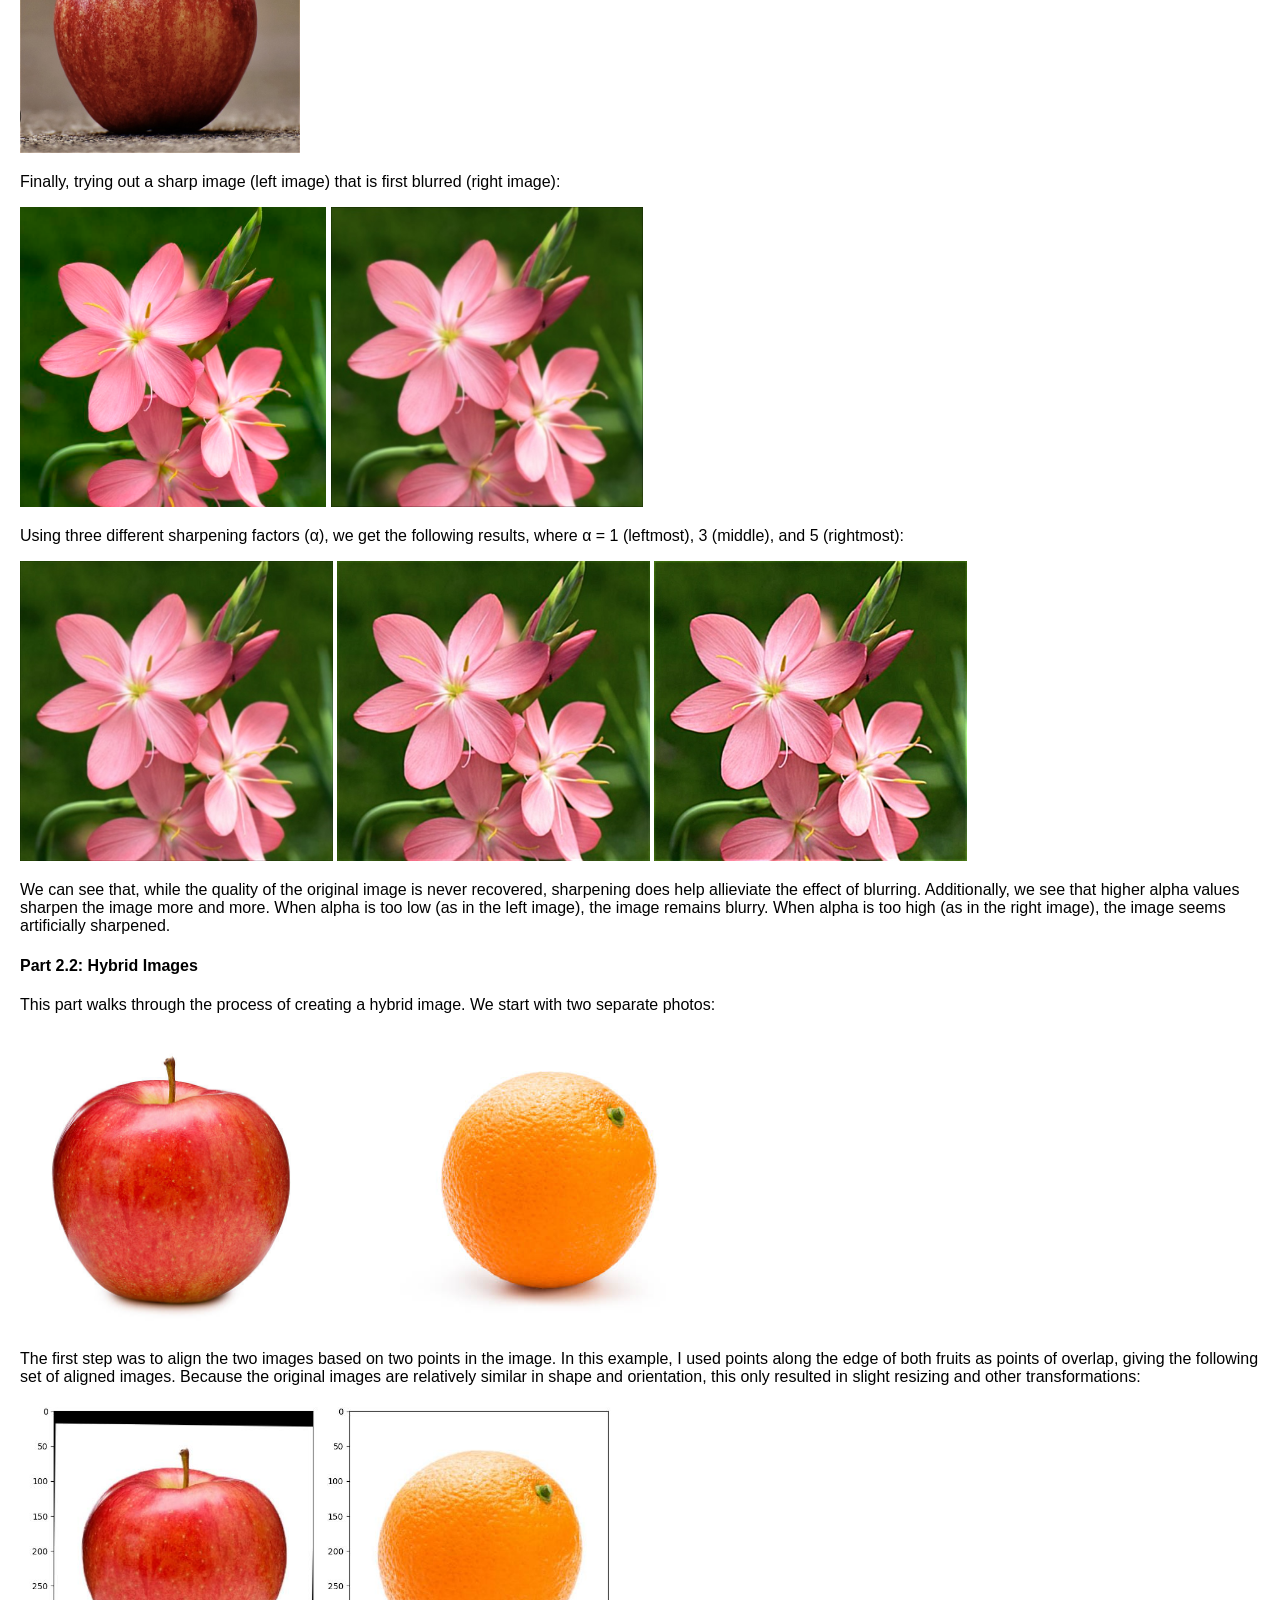
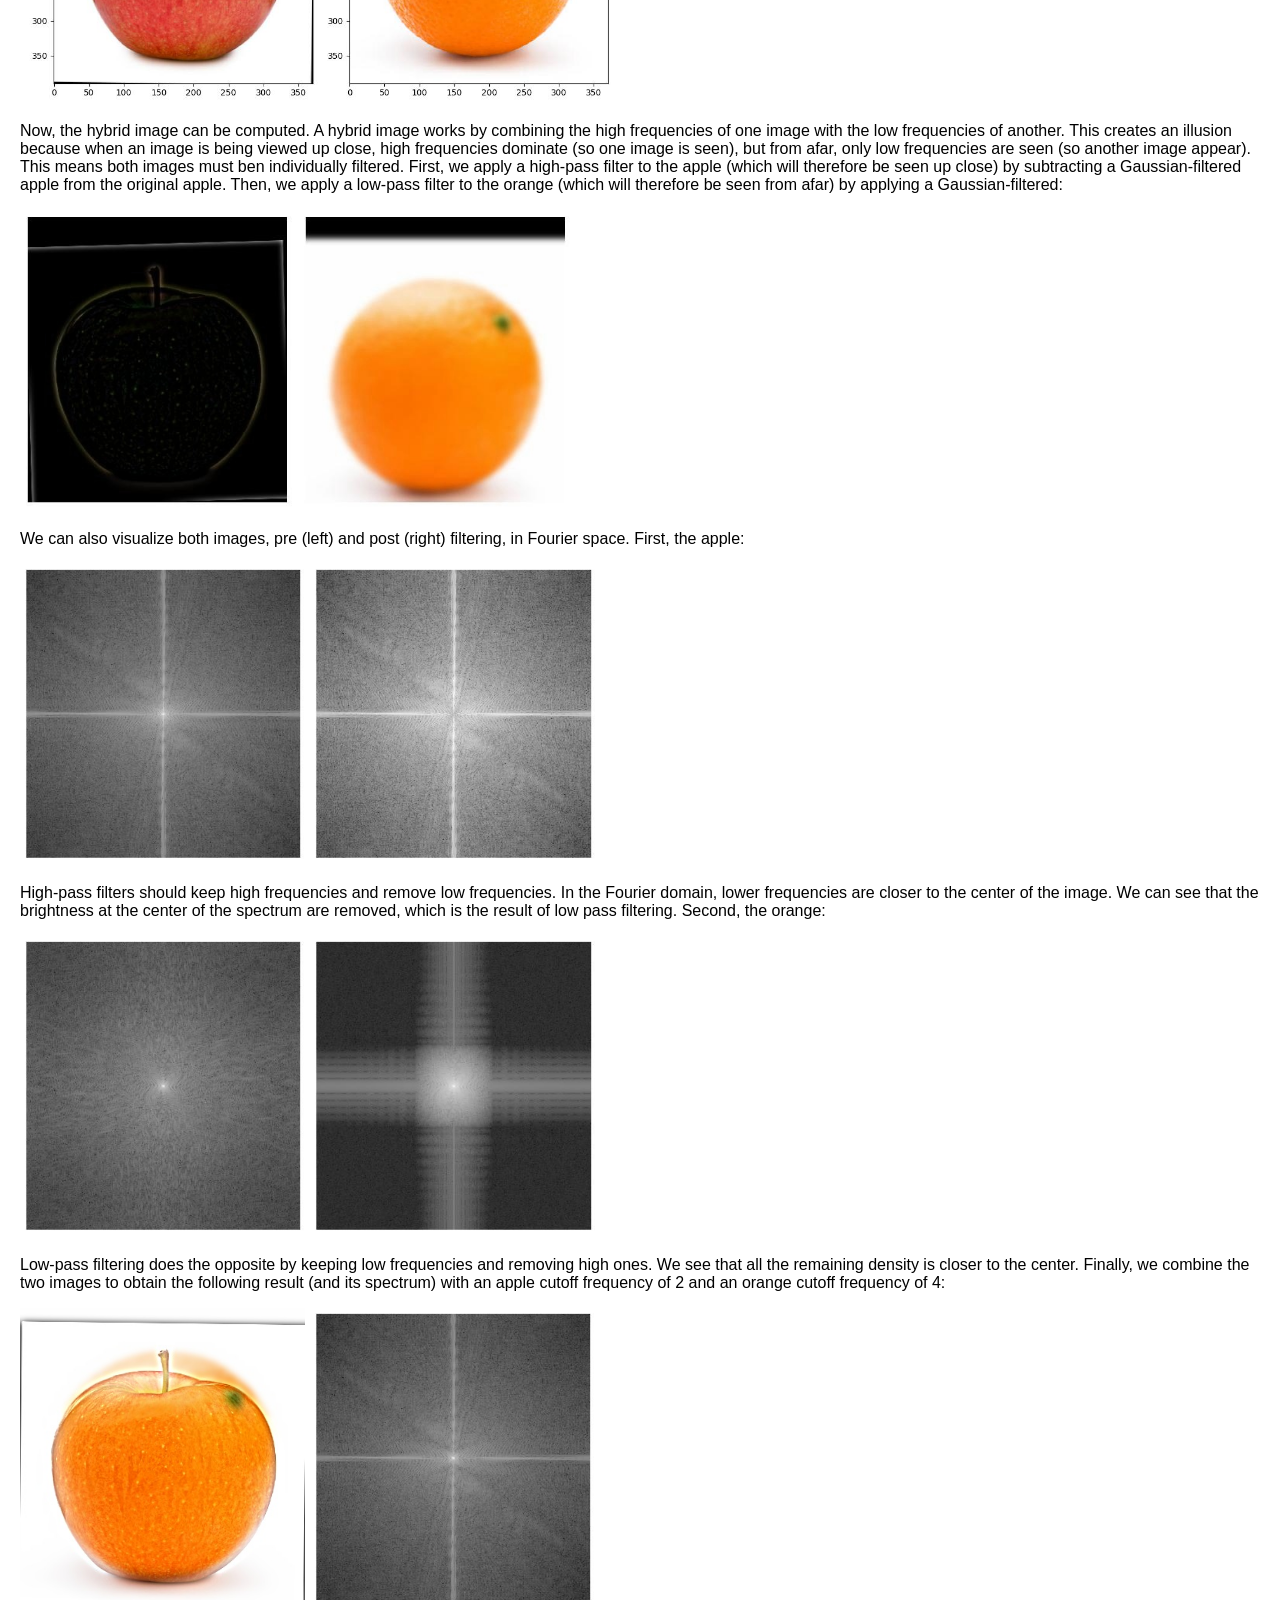
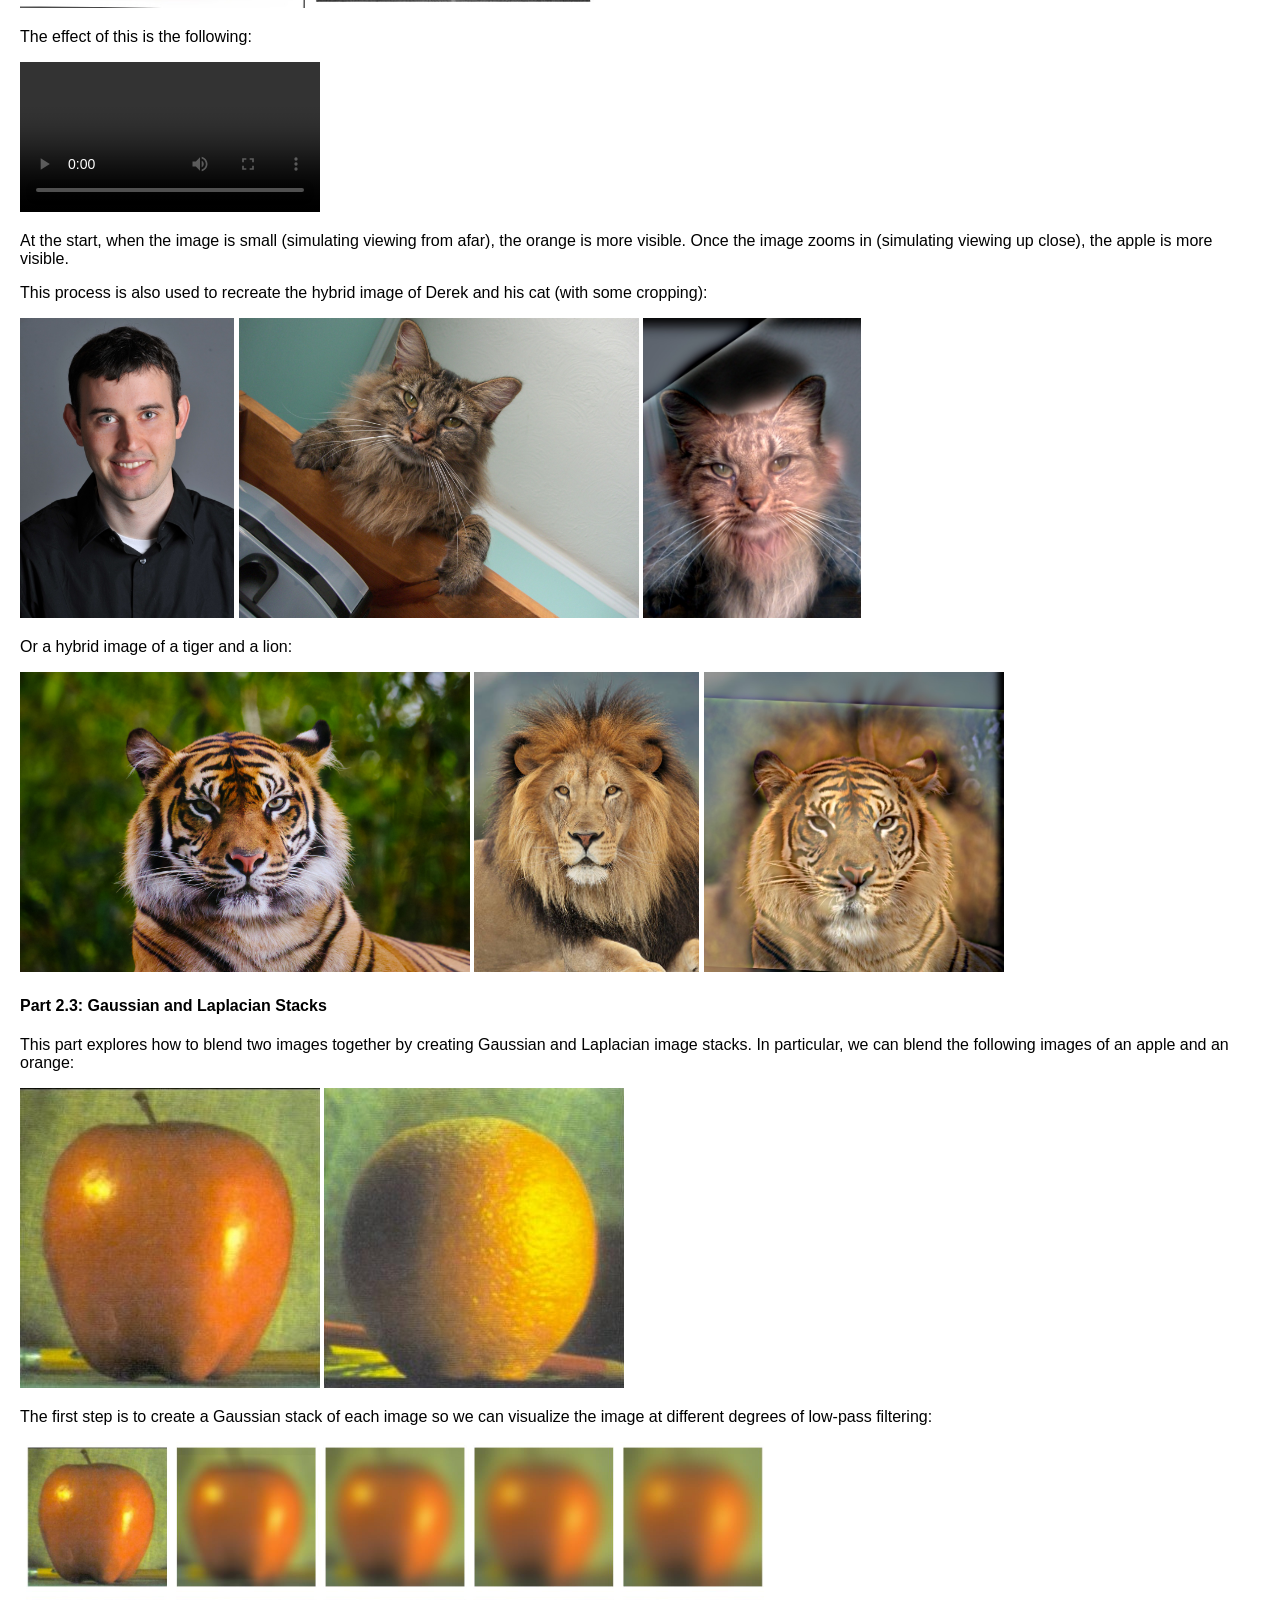
<file: 2/index.html>
<!DOCTYPE html>
<html>
<head>
    <title>Project 2</title>
    <style>
        body {
            font-family: Arial, sans-serif;
            margin: 20px;
        }
    </style>
</head>

<body>
  <h1 id="top">Project 2</h1>
  <h2>Fun with Filters and Frequencies</h2>
  
  <a href="#1.1">Part 1.1</a> <br>
  <a href="#1.2">Part 1.2</a> <br>
  <a href="#1.3">Part 1.3</a> <br>
  <a href="#2.1">Part 2.1</a> <br>
  <a href="#2.2">Part 2.2</a> <br>
  <a href="#2.3">Part 2.3</a> <br>
  <a href="#2.4">Part 2.4</a> <br>
  <a href="#learnings">Learnings</a> <br>
  <br>
  <br>
  
  <h3>Filters and Edges</h3>

  <h4 id="1.1">Part 1.1: Convolutions from Scratch</h4>
  <p>This part explores implementing convolution from scratch. Below is the original image:</p>
  <img src="images/original_1_1.jpg" width="300">
  <p>This image was convolved with 3 different filters: box filter, x difference filter, and y difference filter. Padding was applied so that all possible overlaps between the image and kernel were accounted for in the output.</p>
  <h5>BOX FILTER</h5>
  <p>The box filter acts as a low pass filter that performs local averaging within a certain box around each pixel. This is the result of convolving the above image with the box filter:</p>
  <img src="images/1_1_box.jpg" width="300">
  <p>As expected, the result is a blurred version of the original image. Another important observation is the added black-ish border around the edge of the image. This is due to the zero (black) padding that is applied to the convolved image. When averaging is performed for edge pixels, those values are averaged with many zero values, adding a black-ish tint around the edge of the image.</p>
  <h5>X-DIFFERENCE FILTER</h5>
  <p>The x difference (d_x) filter acts as an edge detector in the x direction. This is the result of convolving the above image with the d_x filter:</p>
  <img src="images/1_1_d_x.jpg" width="300">
  <p>The result shows large changes in the x direction (horizontal derivatives), which correspond to vertical edges. A good example of this is the tower in the background, whose vertical edges stand out in this resulting image. The result of padding with this filter is that the resulting image doesn't decrease in size, as would be the case without padding.</p>
  <h5>Y-DIFFERENCE FILTER</h5>
  <p>The y difference (d_y) filter acts as an edge detector in the y direction. This is the result of convolving the above image with the d_y filter:</p>
  <img src="images/1_1_d_y.jpg" width="300">
  <p>The result shows large changes in the y direction (vertical derivatives), which correspond to horizontal edges. A good example of this is the top of my shirt, whose horizontal edges stand out in this resulting image. Once again, the result of the padding is that the image size does not decrease.</p>
  <h5>COMPARING IMPLEMENTATIONS</h5>
  <p>The first implementation of convolution is slow, meaning that it is naive and uses 4 for loops. Here is a code snippet:</p>
  <pre>
    <code>
    def slow_convolve(image, kernel, padding=False):
        # flip the kernel
        kernel = np.flip(kernel, axis=0)
        kernel = np.flip(kernel, axis=1)

        k_x, k_y = kernel.shape
        if padding:
            image = np.pad(image, pad_width=((k_x-1, k_x-1), (k_y-1, k_y-1)), mode='constant')
        im_x, im_y = image.shape

        rows = im_x - k_x + 1
        cols = im_y - k_y + 1
        assert rows > 0 and cols > 0, "Kernel dimensions cannot be larger than image dimensions"

        result = np.zeros((rows, cols))
        for i in range(rows):
            for j in range(cols):
                val = 0
                for k in range(k_x):
                    for l in range(k_y):
                        val += image[i+k][j+l] * kernel[k][l]
                result[i][j] = val   
        return result
    </code>
  </pre>
  <p>The second implementation of convolution is faster, meaning that it speeds up the inner 2 for loops by replacing them with numpy pairwise matrix multiplication. Here is a code snippet:</p>
  <pre>
    <code>
    def fast_convolve(image, kernel, padding=False):
        # flip the kernel
        kernel = np.flip(kernel, axis=0)
        kernel = np.flip(kernel, axis=1)

        k_x, k_y = kernel.shape
        if padding:
            image = np.pad(image, pad_width=((k_x-1, k_x-1), (k_y-1, k_y-1)), mode='constant')
        im_x, im_y = image.shape

        rows = im_x - k_x + 1
        cols = im_y - k_y + 1
        assert rows > 0 and cols > 0, "Kernel dimensions cannot be larger than image dimensions"

        result = np.zeros((rows, cols))
        for i in range(rows):
            for j in range(cols):
                result[i][j] = np.sum(np.multiply(image[i:i+k_x, j:j+k_y], kernel))   
        return result
    </code>
  </pre>
  <p>Both implementations are functionally the same as <code>scipy.signal.convolve2d</code>. However, the three functions differ in runtime:</p>
  <ol>
    <li>Box Filter</li>
        <ul>
            <li>Slow convolve: 24.77 sec</li>
            <li>Fast convolve: 2.35 sec</li>
            <li>Scipy convolve: 0.070 sec</li>
        </ul>
    <li>d_x filter</li>
        <ul>
            <li>Slow convolve: 1.12 sec</li>
            <li>Fast convolve: 2.18 sec</li>
            <li>Scipy convolve: 0.011 sec</li>
        </ul>
    <li>d_y filter</li>
        <ul>
            <li>Slow convolve: 1.18 sec</li>
            <li>Fast convolve: 2.23 sec</li>
            <li>Scipy convolve: 0.012 sec</li>
        </ul>
  </ol>
  <p>These timings make sense because of the difference in implementations and kernel size. The largest kernel is the box filter, which is why slow convolve is especially slow for large kernels (the inner for loops perform iteration over the entire 2D kernel). Using the elementwise operator thus offers great speedups for large kernels. Therefore, we can also see that the speedups for smaller kernels aren't as significant. Somewhat counterintuitively, for smaller kernels, the fast implementation introduces some overhead which then causes the fast implementation to be slower than the slow implementation. We also see that the scipy implementation is highly optimized and thus super fast for all kernel sizes.</p>

  <h4 id="1.2">Part 1.2: Finite Difference Operator</h4>
  <p>This part explores edge detection using the difference operator on the following image:</p>
  <img src="images/cameraman.png" width="300">
  <p>The following are the results of applying the finite difference kernels in the x (left) and y (right) directions to the above image:</p>
  <img src="images/cameraman_d_x.jpg" width="300">
  <img src="images/cameraman_d_y.jpg" width="300">
  <p>These results are consistent with part 1.1. The d_x filter detects vertical edges. For instance, the left image has the edge of the tall building in background. The d_y filter detects horizontal edges. For instance, the right image has the man's shoulder. These individual components are used to obtain the gradient magnitude image, which shows the magnitude of the gradient at each point in the image:</p>
  <img src="images/cameraman_grad.jpg" width="300">
  <p>Edges can be detected by binarizing the gradient magnitude image, since edges can be seen as regions of the image above a certain gradient value. The threshold was experimentally determined to be pixels above the 94th percentile, giving the following result:</p>
  <img src="images/cameraman_edges.jpg" width="300">
  <p>As this result shows, this threshold is not perfect. However, for this naive approach, it serves as a good tradeoff between detecting too little (that is, a higher threshold would start to cut out key contours and edges in the image) and detecting too much (a lower threshold starts to capture too much noise, which can already be seen, especially toward the bottom of the image). Consequently, we see that most of the key edges in the image are detected with a little bit of noise.</p>
   
  <h4 id="1.3">Part 1.3: Derivative of Gaussian Filter</h4>
  <p>Since the previous edge detection method was noisy, this part applies Gaussian smoothing prior to edge detection to alleviate some of the detected noise. The Gaussian filter is the following:</p>
  <img src="images/gaussian.jpg" width="300">
  <p>This filter was obtained using a kernel size of 5 x 5 and a sigma value of 1.0. These values were chosen by experimentally observing where the kernel is large enough so that the Gaussian doesn't get cut off but also small enough so that there aren't too many black (negligibly-weighted) pixels. Then, the original image (same as in part 1.2) is convolved with a Gaussian filter to achieve the following smoothed image:</p>
  <img src="images/smoothed_cameraman.jpg" width="300">
  <p>The finite difference kernels are then applied to this smoothed image in the x (left) and y (right) directions:</p>
  <img src="images/smoothed_cameraman_d_x.jpg" width="300">
  <img src="images/smoothed_cameraman_d_y.jpg" width="300">
  <p>We see similar results to part 1.2. Using similar techniques, the gradient magnitude image can be computed for the smoothed image:</p>
  <img src="images/smoothed_cameraman_grad.jpg" width="300">
  <p>Finally, edges can be detected by again binarizing the gradient magnitude image with the same threshold:</p>
  <img src="images/smoothed_cameraman_edges.jpg" width="300">
  <p>This result shows that Gaussian smoothing can help alleviate a lot of the noise that was previously present with the finite differencing method. The same main edges are detected, but most the noise is no longer present, indicating that Gaussian smoothing as a pre-processing step can help achieve better edge detection.</p>
  <p>A similar result can be achieved by merging the Gaussian smoothing convolution with the finite differencing convolution. Since convolution is associative, the two kernels can be convolved to alleviate the need for multiple convolutions (per direction). This creates Derivative of Gaussian (DoG) filters for both directions, which are visualized below (x on the left, y on the right):</p>
  <img src="images/dog_x.jpg" width="300">
  <img src="images/dog_y.jpg" height="300">
  <p>This kernel works is the result of the association of convolutions, which is why it looks like a combination of the finite difference and Gaussian filters. These DoG filters are then applied to the original (unsmoothed) image in the x (left) and y (right) directions:</p>
  <img src="images/dog_cameraman_d_x.jpg" width="300">
  <img src="images/dog_cameraman_d_y.jpg" width="300">
  <p>Since the DoG kernel should be the equivalent to the smoothing and finite differencing being performed one after another, we can see that these images find the same edges as a the previous result. The gradient magnitude image (left) and binarized edge detection image (right) also give the same result:</p>
  <img src="images/dog_cameraman_grad.jpg" width="300">
  <img src="images/dog_cameraman_edges.jpg" width="300">
  <p>This gives us the same, cleaned up edges as before.</p>

  <br>
  <br>
  <h3>Applications</h3>
  
  <h4 id="2.1">Part 2.1: Image "Sharpening"</h4>
  <p>This part explores image sharpening, which is essentially adding more high frequencies to the image. In this part, we sharpen the following image of the Taj Mahal:</p>
  <img src="images/taj.jpg" width="300">
  <p>First, we use a Gaussian kernel, which acts as a low pass filter, to extract low frequencies:</p>
  <img src="images/taj_low_freq.jpg" width="300">
  <p>Then, to obtain the high frequencies, we subtract out the low frequencies from the original image, leaving us with edges, textures, and fine details in the original image:</p>
  <img src="images/taj_high_freq.jpg" width="300">
  <p>Finally, to sharpen the image, we add these back to the original image, giving us the following result:</p>
  <img src="images/taj_sharpened.jpg" width="300">
  <p>Adding higher frequencies gives the illusion of a sharper image, which can be seen by comparing the above result with the original image. Instead of performing these operations separately, we can also combine them into a single convolution operation called the unsharp mask filter. The following is the derivation:</p>
  <pre> 
    Let O = the original image
    Let H = high frequencies in O
    Let L = low frequencies in O
    Let S = the desired sharpened image
    Let G = the Gaussian kernel of dimensions (k, k)
    Let I_n = the Identity kernel of dimensions (n, n)

    S = O + α * H
    S = O + α * (O - L)                   # high frequencies = original image - low frequencies
    S = (1 + α) * O - α * L
    S = (1 + α) * O - α * G * O           # low frequencies = Gaussian kernel * original image
    S = (1 + α) * I_k * O - α * G * O     # convolution with Identity doesn't change result, use to match dimensions with G
    S = ((1 + α) * I_k - α * G) * O
  </pre>
  <p>We can apply scalar multiplication to all elements of a kernel. Note that we must match the dimensions between two kernels in order to add/subtract them, which is necessary since convolution is distributive. We also assume an odd kernel dimension value.</p>
  <p>In relation to blur filters, which extract low frequencies, and high frequencies, this filter extracts high frequencies and adds them to the original image. Given this formula, we can implement a single unsharp mask filter that can be used to sharpen an image with a single convolution:</p>
  <pre>
    unsharp_mask_filter = (1 + α) * I_k - α * G
  </pre>
  <p>We can use this filter to directly go from the first image of the Taj Mahal to the last sharpened one, getting this identical result.</p>
  <img src="images/taj_sharpened_kernel.jpg" width="300">
  <p>Another example of this process is shown here. From left to right, these are the original image, blurred image (low frequencies), high frequencies, and sharpened image:</p>
  <img src="images/apple.png" height="300">
  <img src="images/apple_low_freq.jpg" height="300">
  <img src="images/apple_high_freq.jpg" height="300">
  <img src="images/apple_sharpened.jpg" height="300">
  <p>The equivalent result from using the filter is shown here:</p>
  <img src="images/apple_sharpened_kernel.jpg" height="300">
  <p>Finally, trying out a sharp image (left image) that is first blurred (right image):</p>
  <img src="images/flower.png" height="300">
  <img src="images/flower_blurred.jpg" height="300">
  <p>Using three different sharpening factors (α), we get the following results, where α = 1 (leftmost), 3 (middle), and 5 (rightmost):</p>
  <img src="images/flower_sharpened_kernel_alpha_1.jpg" height="300">
  <img src="images/flower_sharpened_kernel_alpha_3.jpg" height="300">
  <img src="images/flower_sharpened_kernel_alpha_5.jpg" height="300">
  <p>We can see that, while the quality of the original image is never recovered, sharpening does help allieviate the effect of blurring. Additionally, we see that higher alpha values sharpen the image more and more. When alpha is too low (as in the left image), the image remains blurry. When alpha is too high (as in the right image), the image seems artificially sharpened.</p>

  <h4 id="2.2">Part 2.2: Hybrid Images</h4>
  <p>This part walks through the process of creating a hybrid image. We start with two separate photos:</p>
  <img src="images/apple2.jpg" height="300">
  <img src="images/orange.jpg" height="300">
  <p>The first step was to align the two images based on two points in the image. In this example, I used points along the edge of both fruits as points of overlap, giving the following set of aligned images. Because the original images are relatively similar in shape and orientation, this only resulted in slight resizing and other transformations:</p>
  <img src="images/apple2_orange_aligned.jpg" height="300">
  <p>Now, the hybrid image can be computed. A hybrid image works by combining the high frequencies of one image with the low frequencies of another. This creates an illusion because when an image is being viewed up close, high frequencies dominate (so one image is seen), but from afar, only low frequencies are seen (so another image appear). This means both images must ben individually filtered. First, we apply a high-pass filter to the apple (which will therefore be seen up close) by subtracting a Gaussian-filtered apple from the original apple. Then, we apply a low-pass filter to the orange (which will therefore be seen from afar) by applying a Gaussian-filtered:</p>
  <img src="images/apple2_lpf.jpg" height="300">
  <img src="images/orange_hpf.jpg" height="300">
  <p>We can also visualize both images, pre (left) and post (right) filtering, in Fourier space. First, the apple:</p>
  <img src="images/apple2_fourier.jpg" height="300">
  <img src="images/apple2_filtered_fourier.jpg" height="300">
  <p>High-pass filters should keep high frequencies and remove low frequencies. In the Fourier domain, lower frequencies are closer to the center of the image. We can see that the brightness at the center of the spectrum are removed, which is the result of low pass filtering. Second, the orange:</p>
  <img src="images/orange_fourier.jpg" height="300">
  <img src="images/orange_filtered_fourier.jpg" height="300">
  <p>Low-pass filtering does the opposite by keeping low frequencies and removing high ones. We see that all the remaining density is closer to the center. Finally, we combine the two images to obtain the following result (and its spectrum) with an apple cutoff frequency of 2 and an orange cutoff frequency of 4:</p>
  <img src="images/apple2_orange_hybrid.jpg" height="300">
  <img src="images/apple2_orange_hybrid_fourier.jpg" height="300">
  <p>The effect of this is the following:</p>
  <video controls="controls" width="300">
    <source src="images/apple2_orange_hybrid_demo.mov">
  </video>
  <p>At the start, when the image is small (simulating viewing from afar), the orange is more visible. Once the image zooms in (simulating viewing up close), the apple is more visible.</p>
  <p>This process is also used to recreate the hybrid image of Derek and his cat (with some cropping):</p>
  <img src="images/derek.jpg" height="300">
  <img src="images/nutmeg.jpg" height="300">
  <img src="images/nutmeg_derek_hybrid.jpg" height="300">
  <p>Or a hybrid image of a tiger and a lion:</p>
  <img src="images/tiger.jpg" height="300">
  <img src="images/lion.jpg" height="300">
  <img src="images/tiger_lion_hybrid.jpg" height="300">

  <h4 id="2.3">Part 2.3: Gaussian and Laplacian Stacks</h4>
  <p>This part explores how to blend two images together by creating Gaussian and Laplacian image stacks. In particular, we can blend the following images of an apple and an orange:</p>
  <img src="images/oraple_apple.jpeg" height="300">
  <img src="images/oraple_orange.jpeg" height="300">
  <p>The first step is to create a Gaussian stack of each image so we can visualize the image at different degrees of low-pass filtering:</p>
  <img src="images/oraple_apple_gaussian_stack.jpg" height="150">
  <img src="images/oraple_orange_gaussian_stack.jpg" height="150">
  <p>From these, we can create a Laplacian stack, which decomposes the images into different frequency ranges:</p>
  <img src="images/oraple_apple_laplacian_stack.jpg" height="150">
  <img src="images/oraple_orange_laplacian_stack.jpg" height="150">
  <p>Then, using a binary mask that splits the image into two halfs over a blending region (which was set to be 40% of the image width here), we can blend the images. Each level of the Laplacian stack is individually blended using the Gaussian stack of the mask:</p>
  <img src="images/oraple_mask_gaussian_stack.jpg" height="150">
  <p>This creates weighted Laplacian stacks of the original images (corresponding to the left (a, d, g) and middle (b, e, h) columns of Figure 3.42 from the paper by  Burt and Adelson):</p>
  <img src="images/oraple_left_blended_laplacian_stack.jpg" height="150">
  <img src="images/oraple_right_blended_laplacian_stack.jpg" height="150">
  <p>Each stack can be individually collapsed to produce the bottom images in those columns (j and k):</p>
  <img src="images/oraple_left_collapsed_laplacian.jpg" height="300">
  <img src="images/oraple_right_collapsed_laplacian.jpg" height="300">
  <p>The Laplacian stack of the blended image is simply the sum of the two weighted Laplacian stacks (corresponding to the right column (c, f, i) of Figure 3.42):</p>
  <img src="images/oraple_blended_laplacian_stack.jpg" height="150">
  <p>The final blended image (l) can be recovered by collapsing (summing) its Laplacian stack:</p>
  <img src="images/oraple_blended_image.jpg" height="300">

  <h4 id="2.4">Parts 2.4: Multiresolution Blending</h4>
  <p>Another example of multiresolution blending is shown here, with two images of the beach in the day and at night:</p>
  <img src="images/beach.jpg" height="250">
  <img src="images/night.jpg" height="250">
  <img src="images/horizon_blended_image.jpg" height="250">
  <p>This technique can also be used to blend along nonlinear boundaries. For instance, we can replace the background of Mona Lisa with that of Starry Night:</p>
  <img src="images/mona_lisa.jpg" width="300">
  <img src="images/starry_night.jpg" width="300">
  <p>The process remains the same, starting with a Gaussian stack of each image:</p>
  <img src="images/mona_lisa_gaussian_stack.jpg" height="150">
  <img src="images/starry_night_gaussian_stack.jpg" height="150">
  <p>From these, we get the Laplacian stacks:</p>
  <img src="images/mona_lisa_laplacian_stack.jpg" height="150">
  <img src="images/starry_night_laplacian_stack.jpg" height="150">
  <p>We can also visualize the Gaussian stack of the mask, which is now nonlinear:</p>
  <img src="images/art_mask_gaussian_stack.jpg" height="150">
  <p>Weighted Laplacian stacks of both images:</p>
  <img src="images/art_left_blended_laplacian_stack.jpg" height="150">
  <img src="images/art_right_blended_laplacian_stack.jpg" height="150">
  <p>These Laplacian stacks can also be collapsed:</p>
  <img src="images/art_left_collapsed_laplacian.jpg" height="300">
  <img src="images/art_right_collapsed_laplacian.jpg" height="300">
  <p>The Laplacian stack of the blended image:</p>
  <img src="images/art_blended_laplacian_stack.jpg" height="150">
  <p>Finally, we get the final blended image:</p>
  <img src="images/art_blended_image.jpg" height="300">

  <h3 id="learnings">Learnings</h3>
  <p>One of the biggest things I took away from this project was the process of visual debugging, especially when working on the hybrid images component. Visualizing each individual stack, as well as intermediate results, was crucial for guaranteeing the correctness of each algorithm I implemented. It helped me catch subtle errors and better understand how different filtering steps affect the result, giving me better intuition for how image transformations behave at each stage.</p>

  <br>
  <br>
  <a href="#top">Back to top</a> <br>
  <a href="../index.html">Back to home</a>
</body>
</html>
</file>
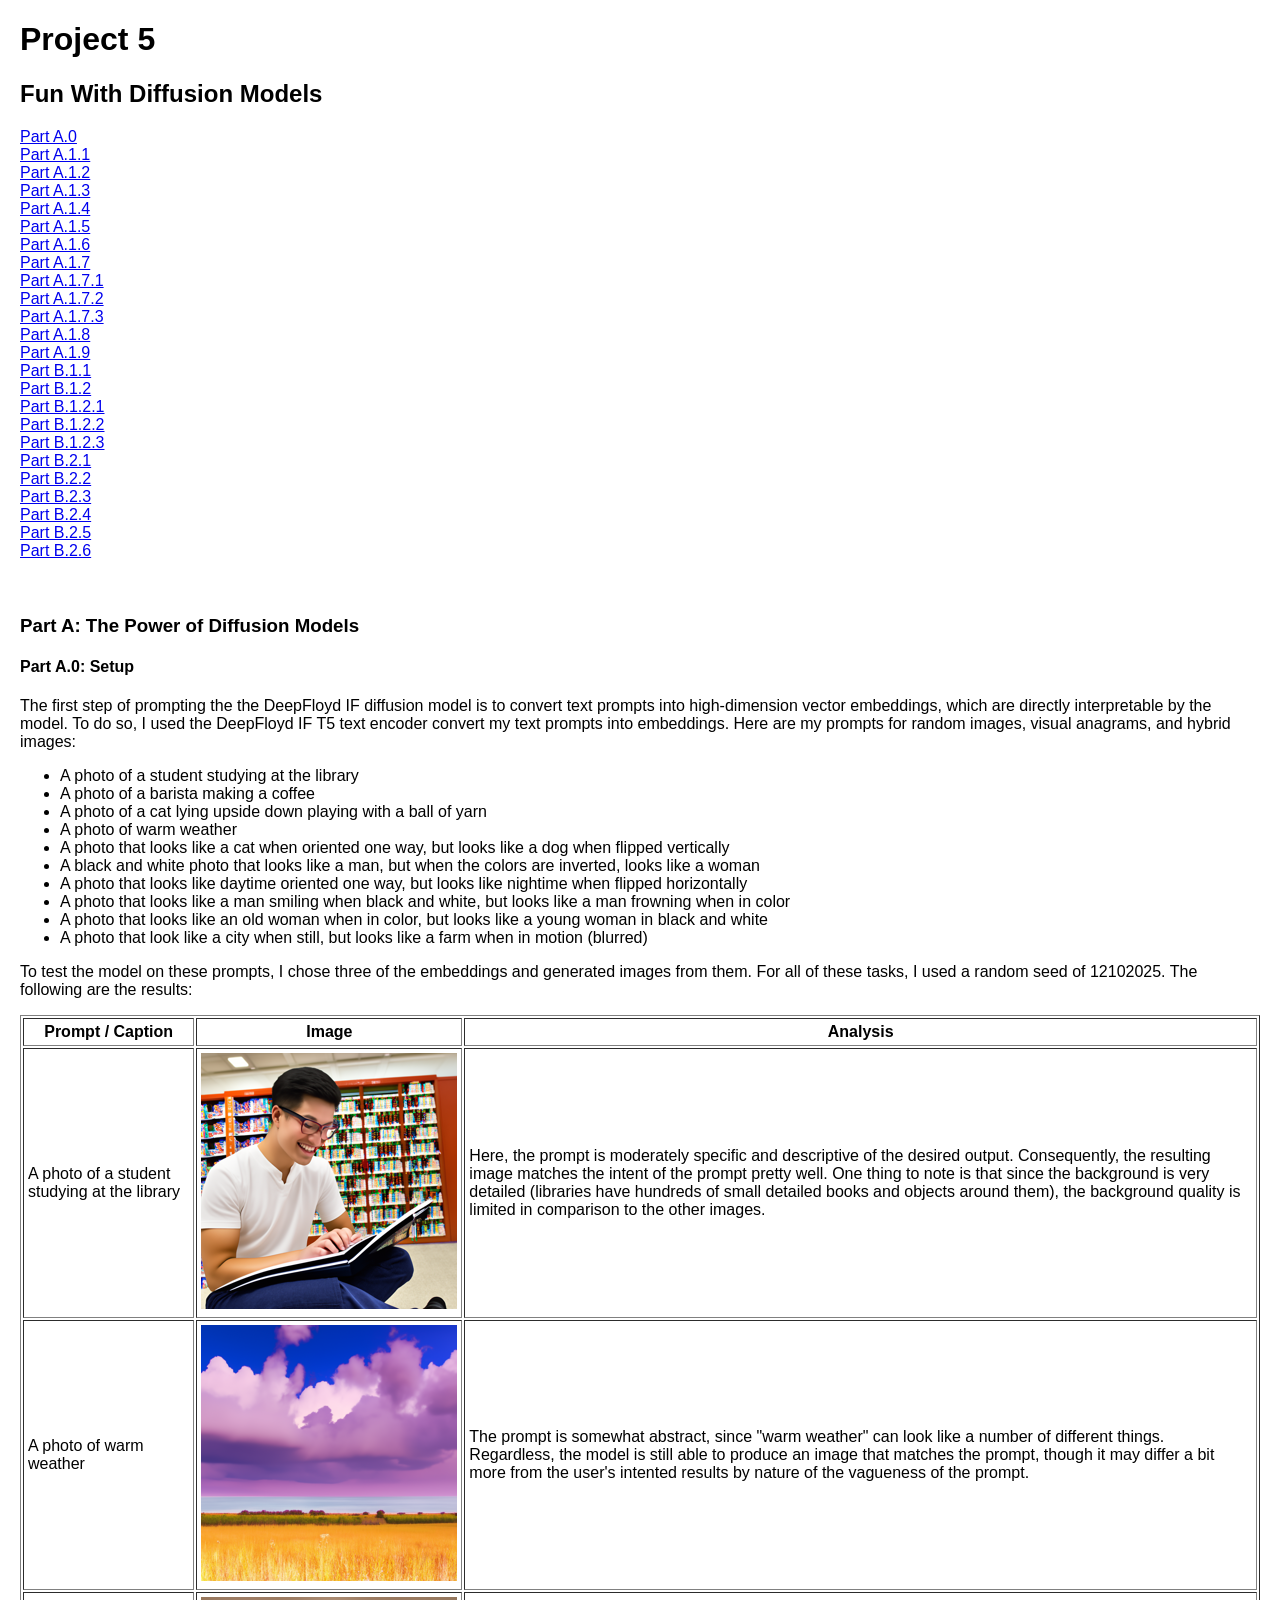
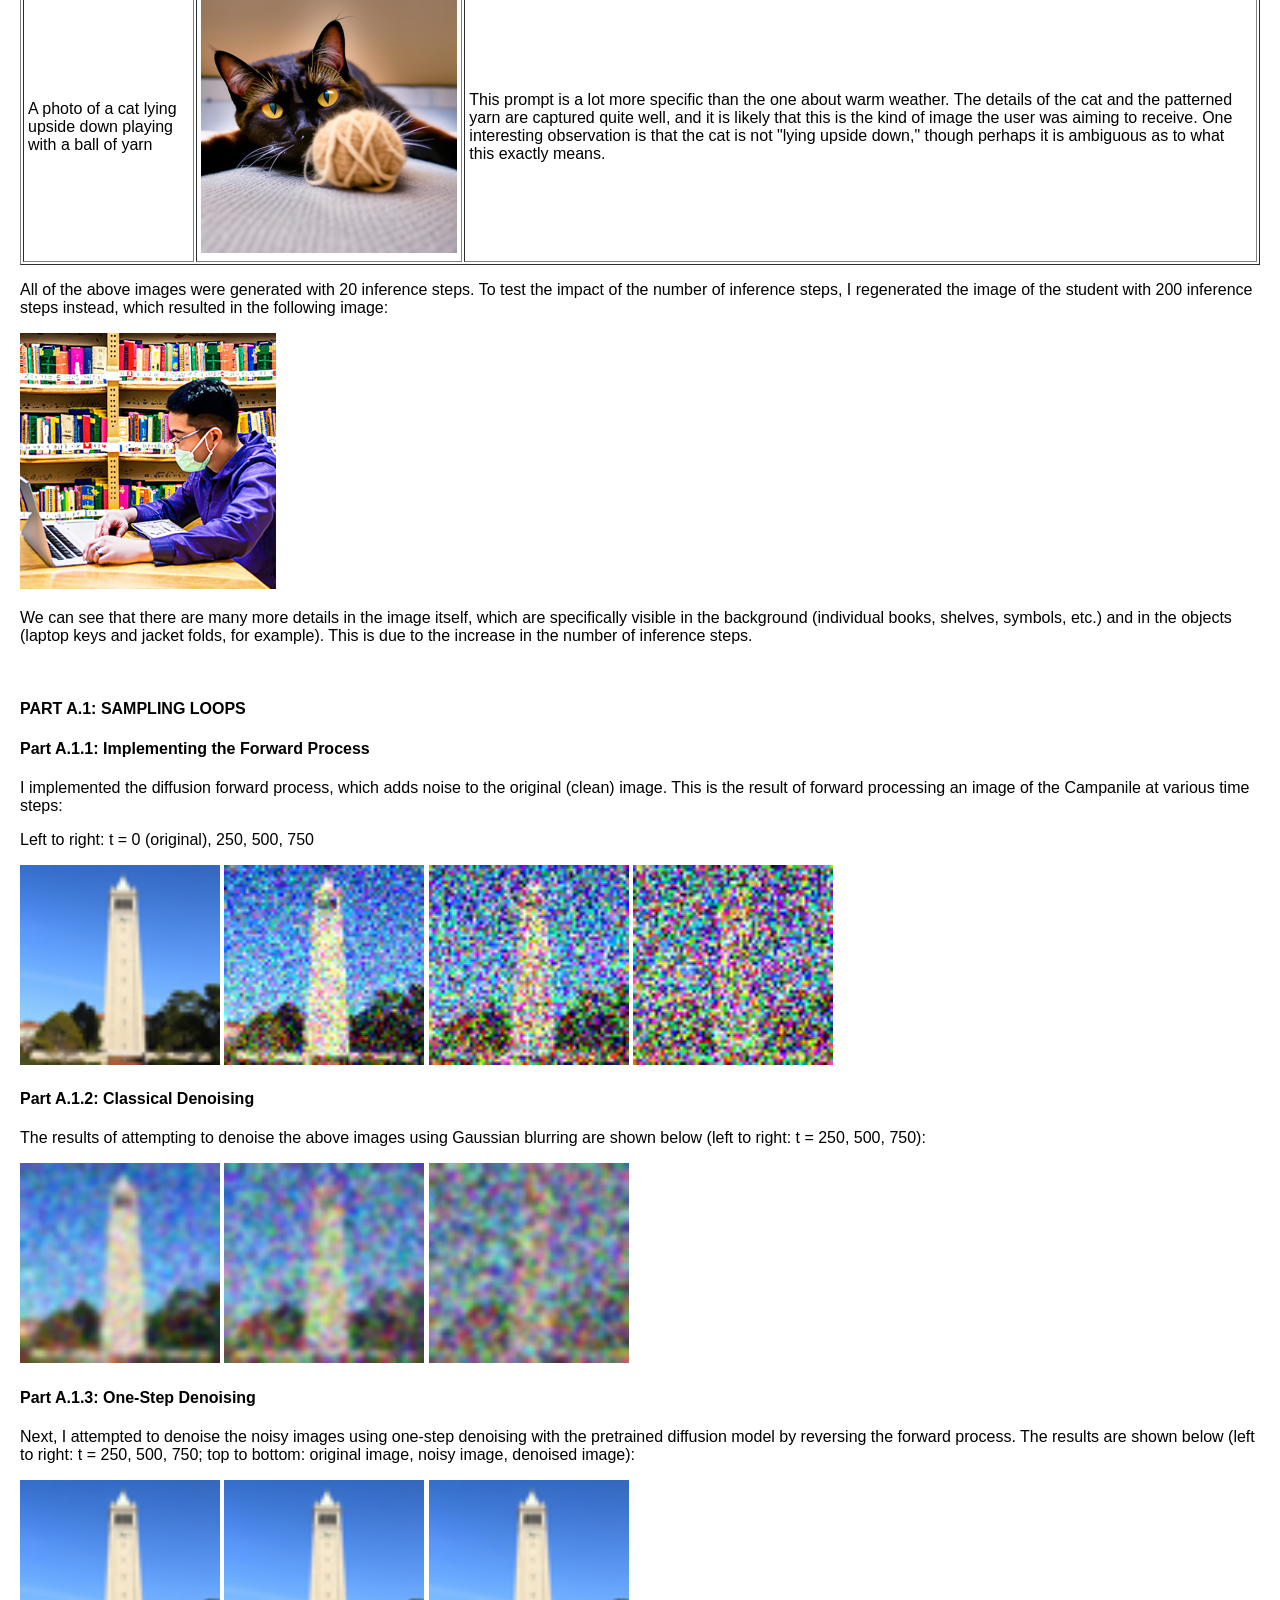
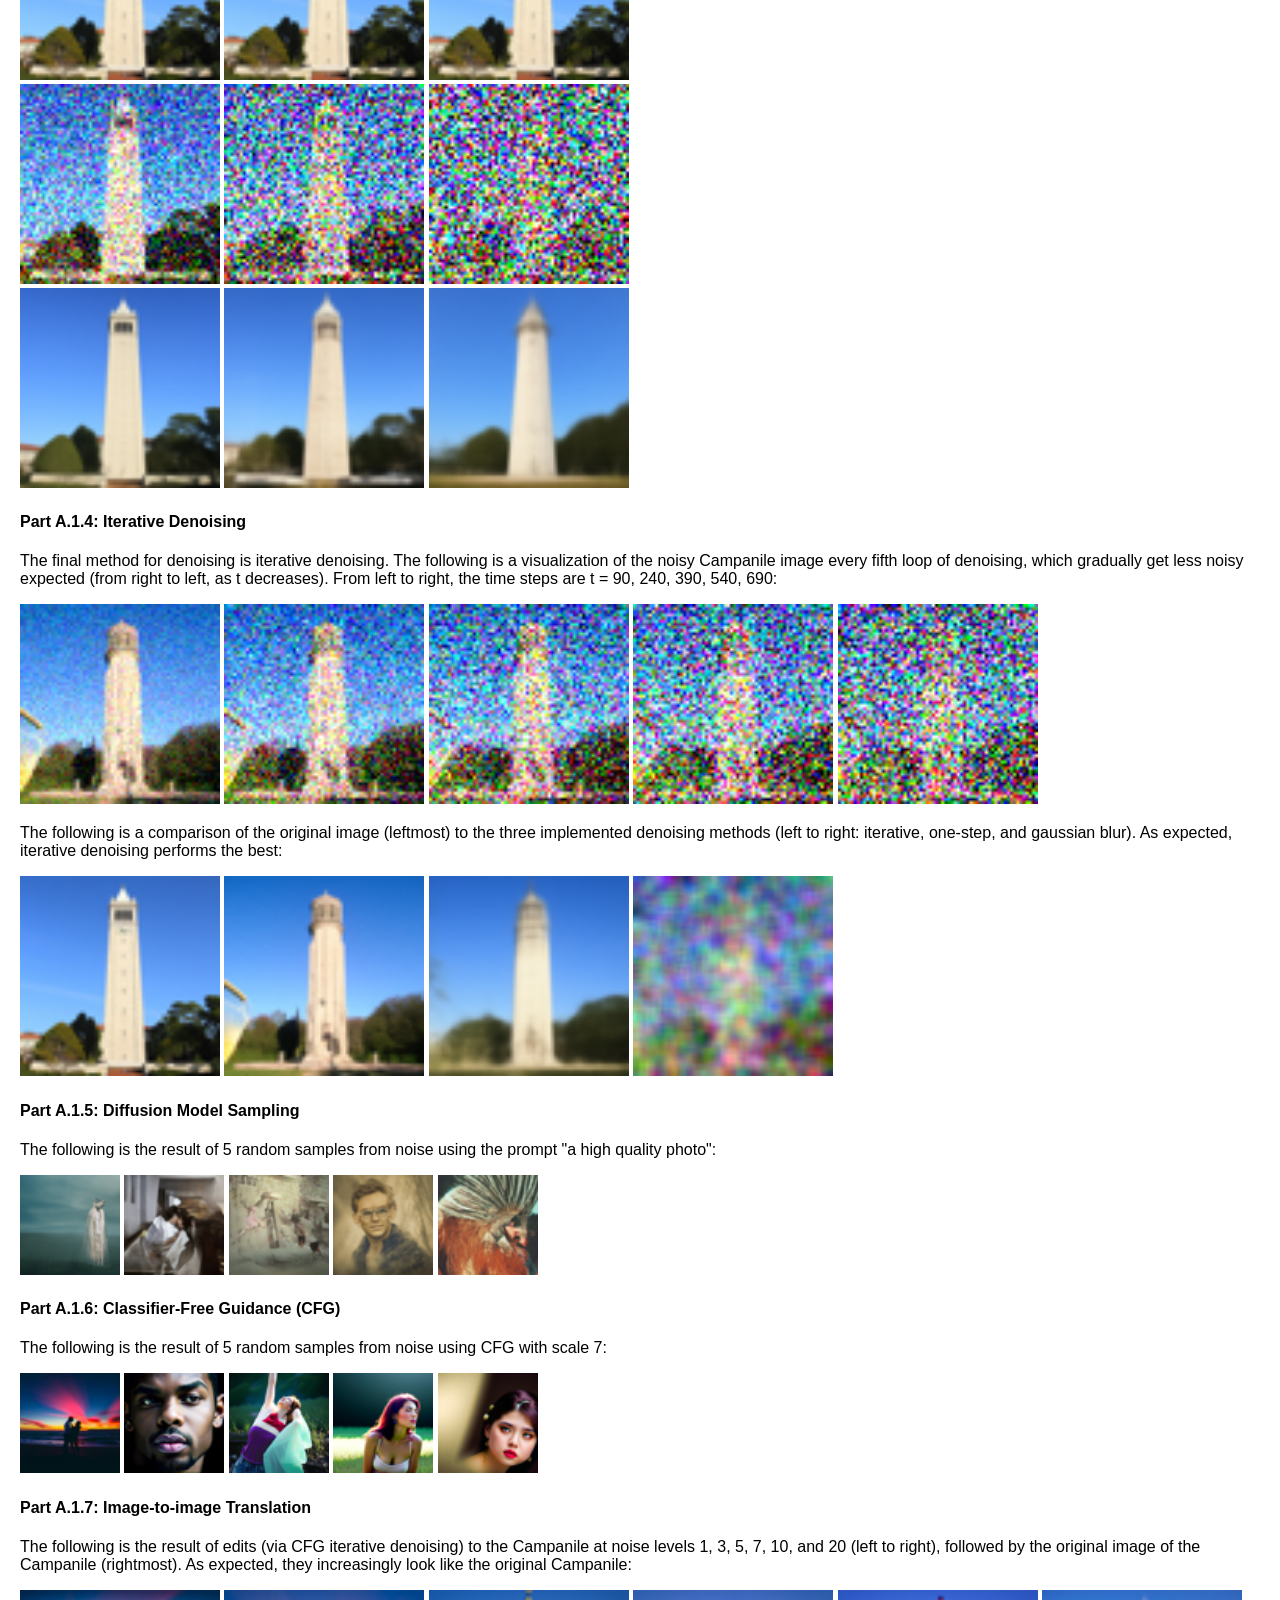
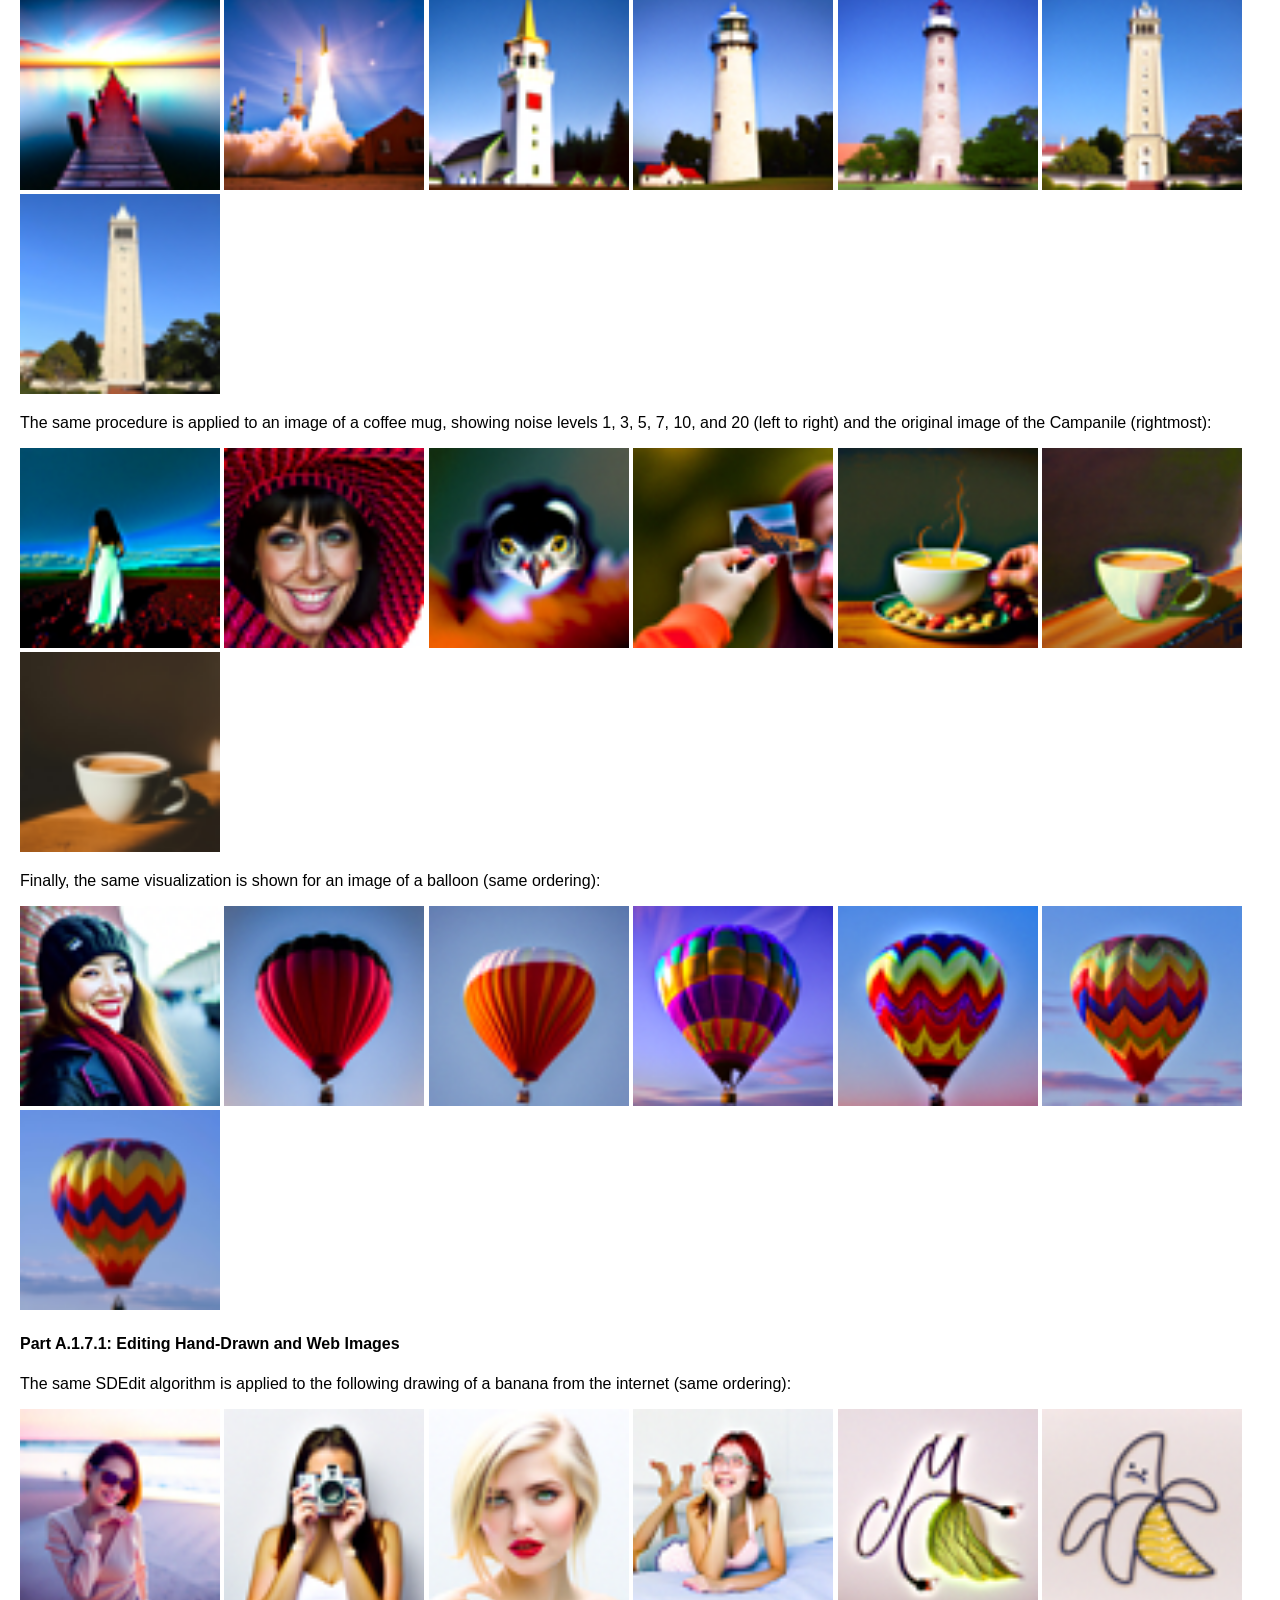
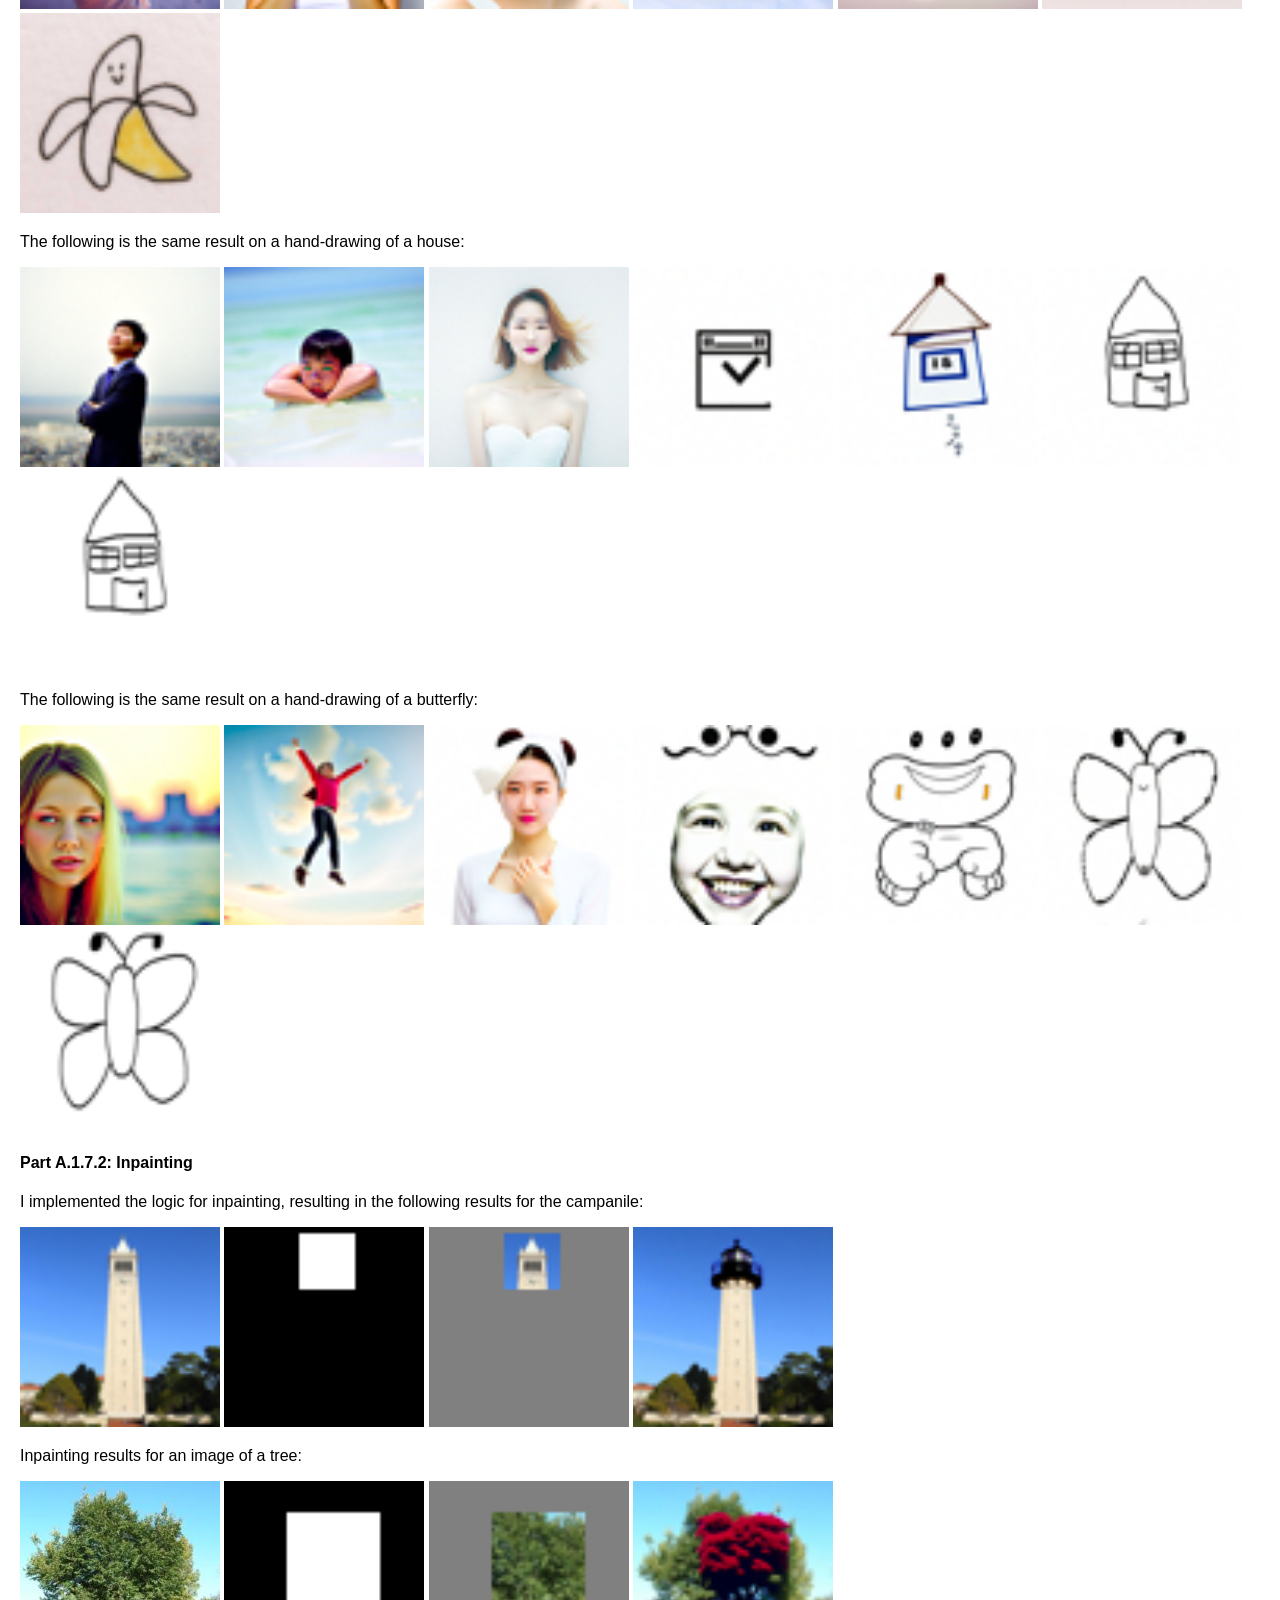
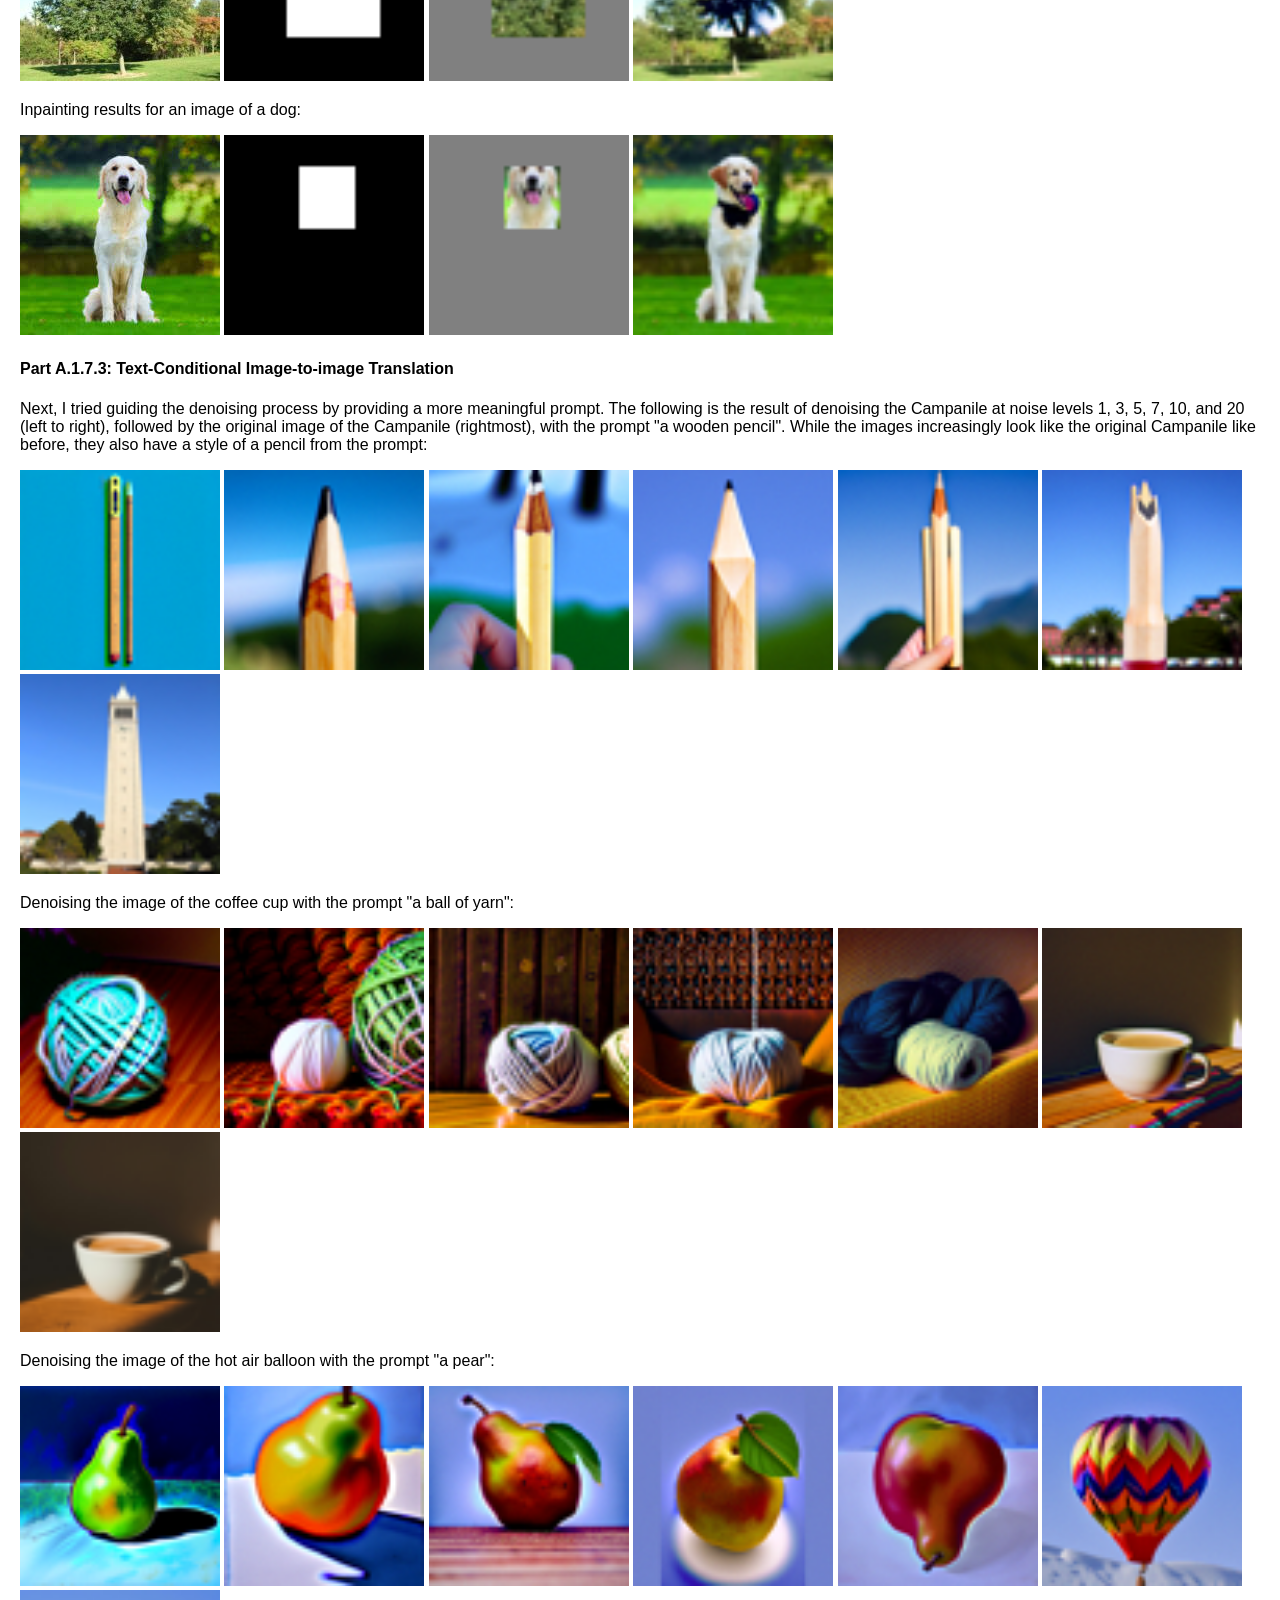
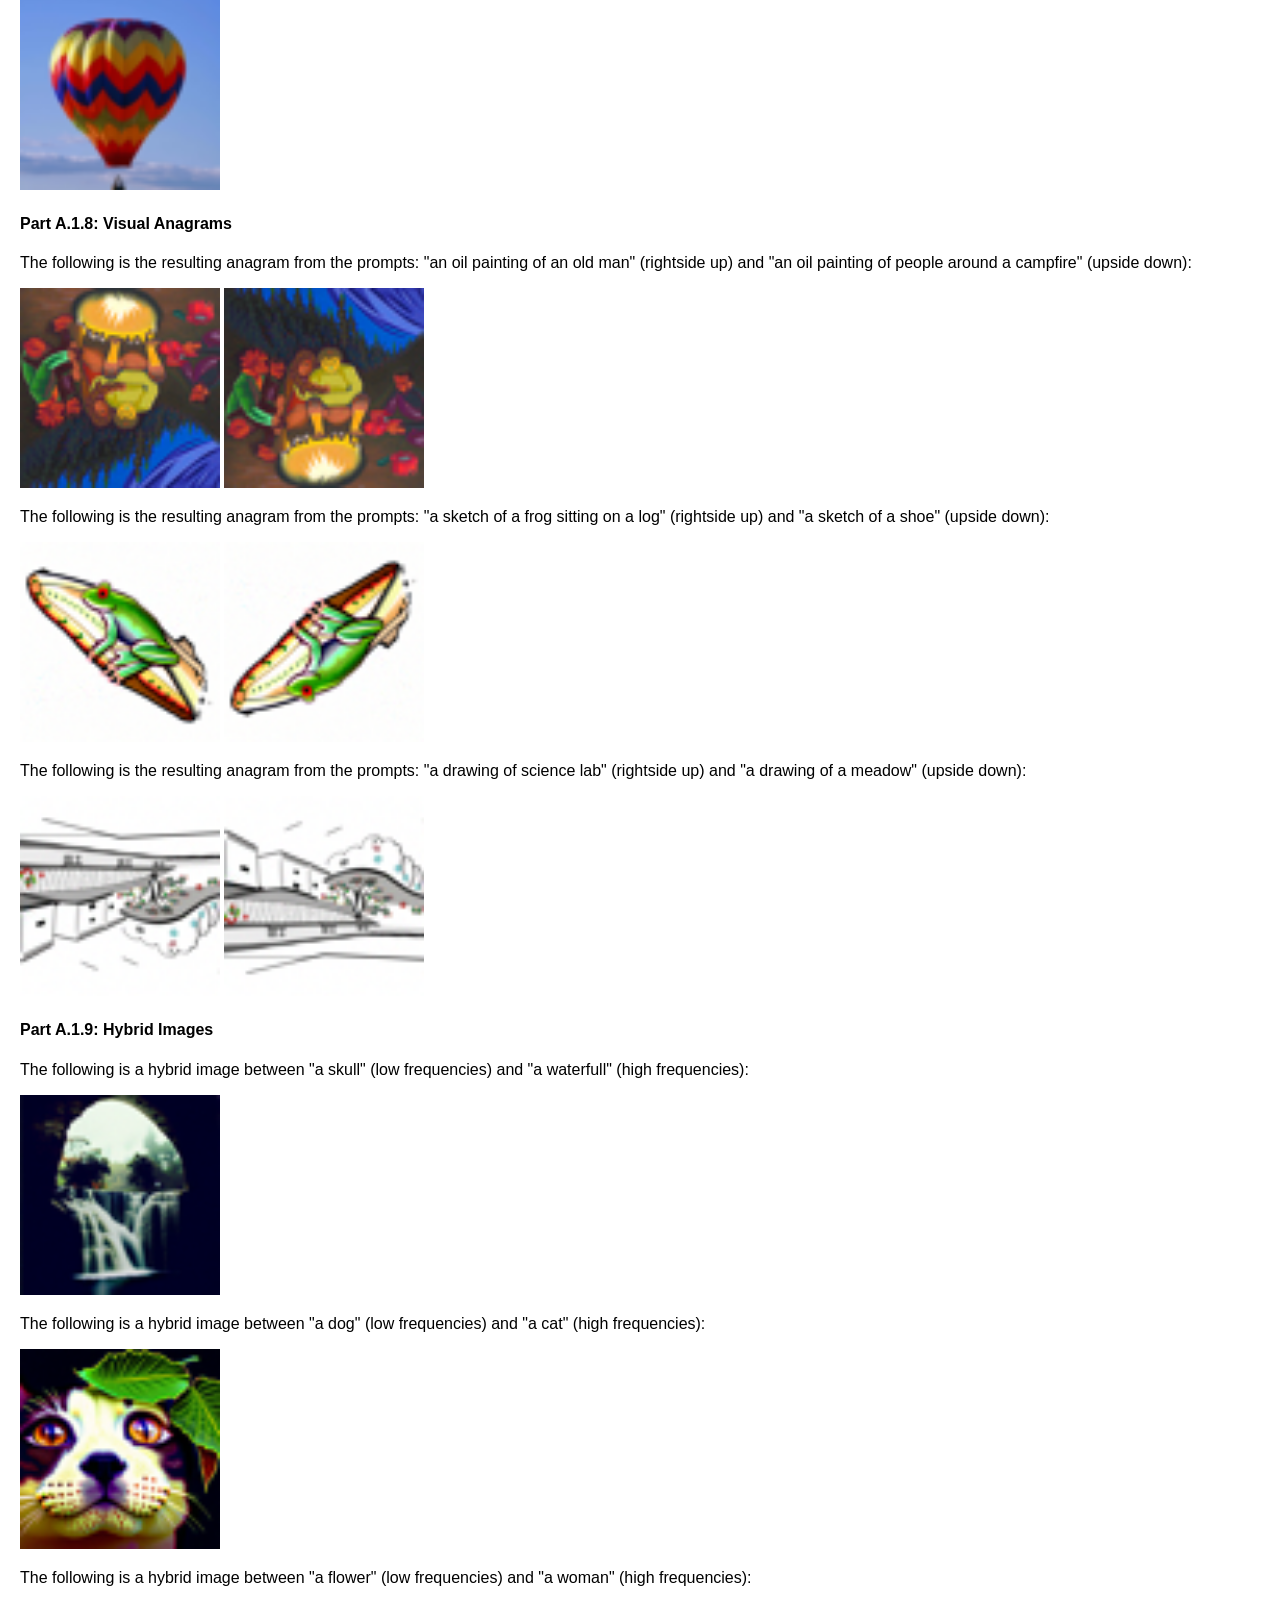
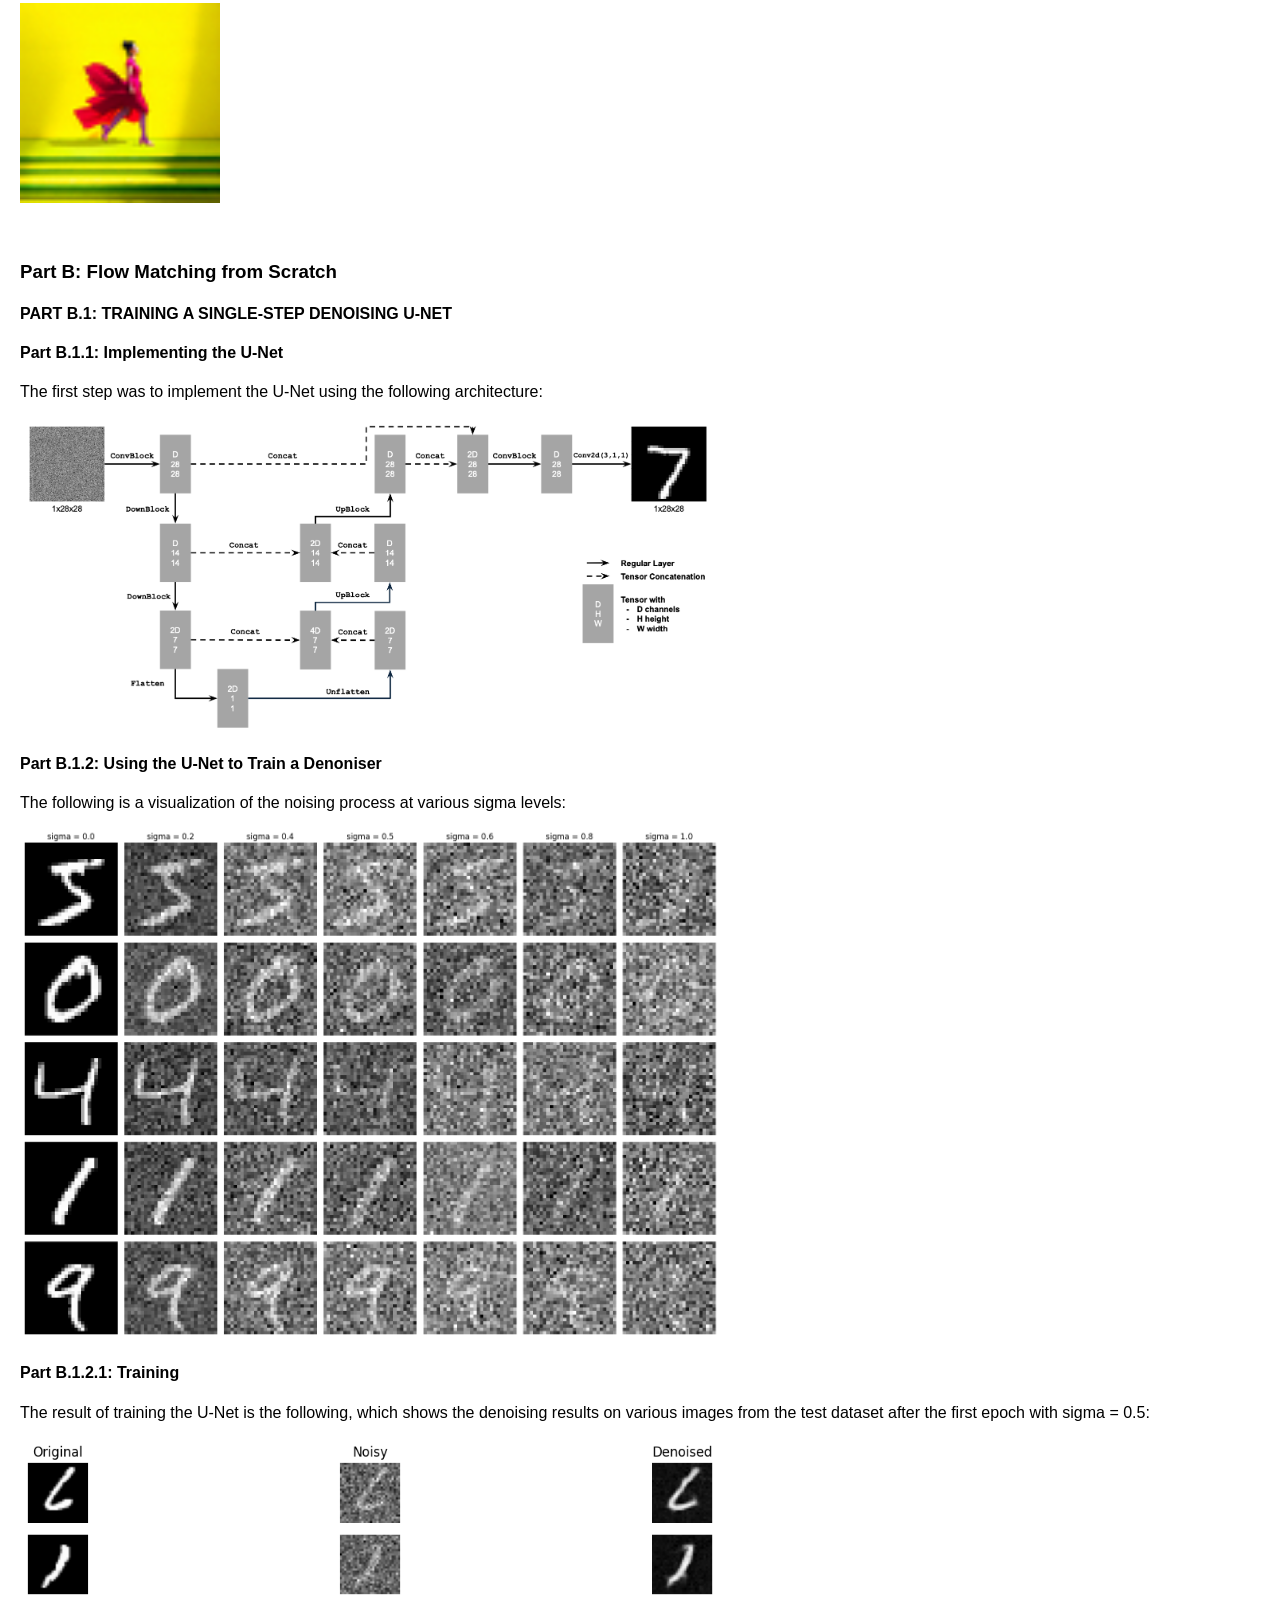
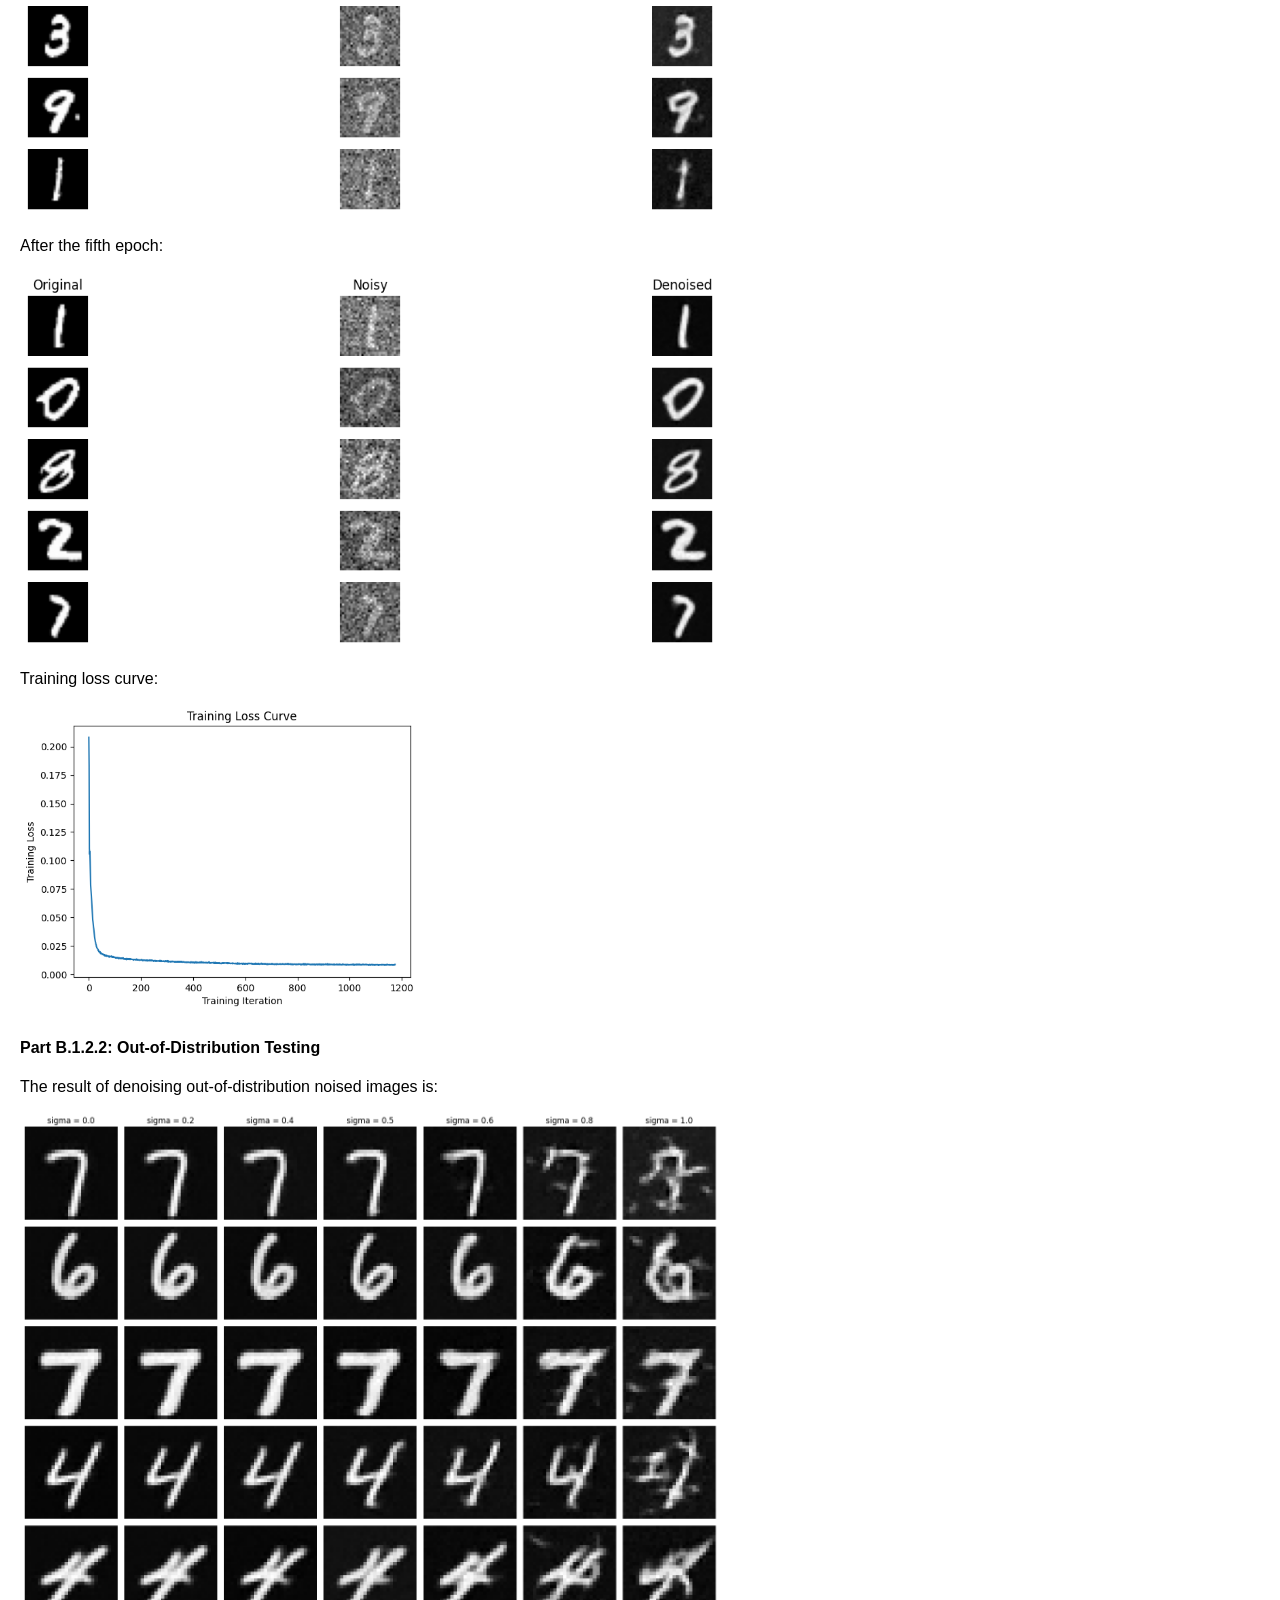
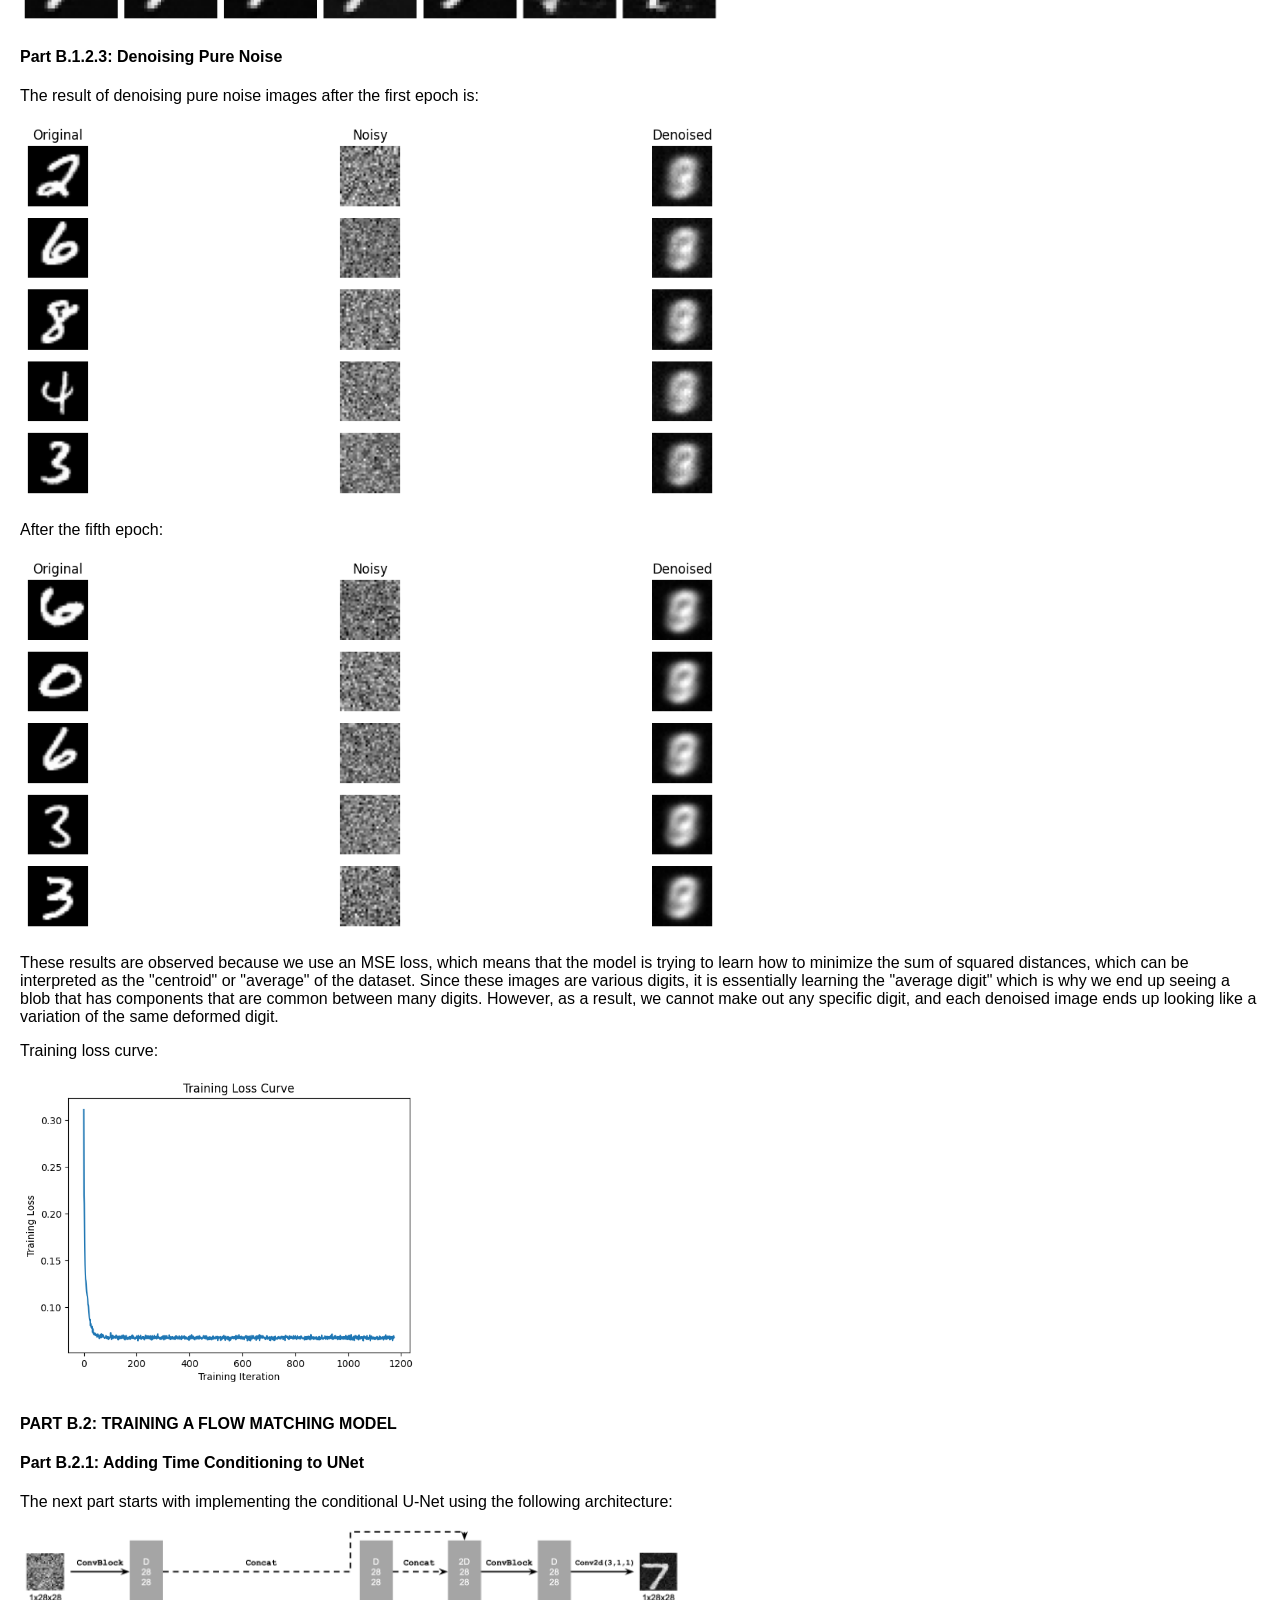
<file: 5/index.html>
<!DOCTYPE html>
<html>
<head>
    <title>Project 5</title>
    <style>
        body {
            font-family: Arial, sans-serif;
            margin: 20px;
        }
    </style>
</head>

<body>
  <h1>Project 5</h1>
  <h2>Fun With Diffusion Models</h2>

  <a href="#a0">Part A.0</a> <br>
  <a href="#a1.1">Part A.1.1</a> <br>
  <a href="#a1.2">Part A.1.2</a> <br>
  <a href="#a1.3">Part A.1.3</a> <br>
  <a href="#a1.4">Part A.1.4</a> <br>
  <a href="#a1.5">Part A.1.5</a> <br>
  <a href="#a1.6">Part A.1.6</a> <br>
  <a href="#a1.7">Part A.1.7</a> <br>
  <a href="#a1.7.1">Part A.1.7.1</a> <br>
  <a href="#a1.7.2">Part A.1.7.2</a> <br>
  <a href="#a1.7.3">Part A.1.7.3</a> <br>
  <a href="#a1.8">Part A.1.8</a> <br>
  <a href="#a1.9">Part A.1.9</a> <br>
  <a href="#b1.1">Part B.1.1</a> <br>
  <a href="#b1.2">Part B.1.2</a> <br>
  <a href="#b1.2.1">Part B.1.2.1</a> <br>
  <a href="#b1.2.2">Part B.1.2.2</a> <br>
  <a href="#b1.2.3">Part B.1.2.3</a> <br>
  <a href="#b2.1">Part B.2.1</a> <br>
  <a href="#b2.2">Part B.2.2</a> <br>
  <a href="#b2.3">Part B.2.3</a> <br>
  <a href="#b2.4">Part B.2.4</a> <br>
  <a href="#b2.5">Part B.2.5</a> <br>
  <a href="#b2.6">Part B.2.6</a> <br>
  <br>
  <br>

  <h3>Part A: The Power of Diffusion Models</h3>
  <h4 id="a0">Part A.0: Setup</h4>
  <p>The first step of prompting the the DeepFloyd IF diffusion model is to convert text prompts into high-dimension vector embeddings, which are directly interpretable by the model. To do so, I used the DeepFloyd IF T5 text encoder convert my text prompts into embeddings. Here are my prompts for random images, visual anagrams, and hybrid images:</p>
  <ul>
    <li>A photo of a student studying at the library</li>
    <li>A photo of a barista making a coffee</li>
    <li>A photo of a cat lying upside down playing with a ball of yarn</li>
    <li>A photo of warm weather</li>
    <li>A photo that looks like a cat when oriented one way, but looks like a dog when flipped vertically</li>
    <li>A black and white photo that looks like a man, but when the colors are inverted, looks like a woman</li>
    <li>A photo that looks like daytime oriented one way, but looks like nightime when flipped horizontally</li>
    <li>A photo that looks like a man smiling when black and white, but looks like a man frowning when in color</li>
    <li>A photo that looks like an old woman when in color, but looks like a young woman in black and white</li>
    <li>A photo that look like a city when still, but looks like a farm when in motion (blurred)</li>
  </ul>
  <p>To test the model on these prompts, I chose three of the embeddings and generated images from them. For all of these tasks, I used a random seed of 12102025. The following are the results:</p>
  <table border="1" cellpadding="4" >
    <thead>
        <tr>
            <th>Prompt / Caption</th>
            <th>Image</th>
            <th>Analysis</th>
        </tr>
    </thead>
    <tbody>
        <tr>
            <td>A photo of a student studying at the library</td>
            <td><img src="images/student.png"></td>
            <td>Here, the prompt is moderately specific and descriptive of the desired output. Consequently, the resulting image matches the intent of the prompt pretty well. One thing to note is that since the background is very detailed (libraries have hundreds of small detailed books and objects around them), the background quality is limited in comparison to the other images.</td>
        </tr>
        <tr>
            <td>A photo of warm weather</td>
            <td><img src="images/warm_weather.png"></td>
            <td>The prompt is somewhat abstract, since "warm weather" can look like a number of different things. Regardless, the model is still able to produce an image that matches the prompt, though it may differ a bit more from the user's intented results by nature of the vagueness of the prompt.</td>
        </tr>
        <tr>
            <td>A photo of a cat lying upside down playing with a ball of yarn</td>
            <td><img src="images/cat.png"></td>
            <td>This prompt is a lot more specific than the one about warm weather. The details of the cat and the patterned yarn are captured quite well, and it is likely that this is the kind of image the user was aiming to receive. One interesting observation is that the cat is not "lying upside down," though perhaps it is ambiguous as to what this exactly means.</td>
        </tr>
    </tbody>
  </table>
  <p>All of the above images were generated with 20 inference steps. To test the impact of the number of inference steps, I regenerated the image of the student with 200 inference steps instead, which resulted in the following image:</p>
  <img src="images/student_more_steps.png">
  <p>We can see that there are many more details in the image itself, which are specifically visible in the background (individual books, shelves, symbols, etc.) and in the objects (laptop keys and jacket folds, for example). This is due to the increase in the number of inference steps.</p>

  <br>
  <h4>PART A.1: SAMPLING LOOPS</h4>
  <h4 id="a1.1">Part A.1.1: Implementing the Forward Process</h4>
  <p>I implemented the diffusion forward process, which adds noise to the original (clean) image. This is the result of forward processing an image of the Campanile at various time steps:</p>
  <p>Left to right: t = 0 (original), 250, 500, 750</p>
  <img src="images/campanile_resized.png" height="200">
  <img src="images/campanile_250.png" height="200">
  <img src="images/campanile_500.png" height="200">
  <img src="images/campanile_750.png" height="200">

  <h4 id="a1.2">Part A.1.2: Classical Denoising</h4>
  <p>The results of attempting to denoise the above images using Gaussian blurring are shown below (left to right: t = 250, 500, 750):</p>
  <img src="images/campanile_250_gblur.png" height="200">
  <img src="images/campanile_500_gblur.png" height="200">
  <img src="images/campanile_750_gblur.png" height="200">

  <h4 id="a1.3">Part A.1.3: One-Step Denoising</h4>
  <p>Next, I attempted to denoise the noisy images using one-step denoising with the pretrained diffusion model by reversing the forward process. The results are shown below (left to right: t = 250, 500, 750; top to bottom: original image, noisy image, denoised image):</p>
  <img src="images/campanile_resized.png" width="200">
  <img src="images/campanile_resized.png" width="200">
  <img src="images/campanile_resized.png" width="200">
  <br>
  <img src="images/campanile_250_renoise.png" height="200">
  <img src="images/campanile_500_renoise.png" height="200">
  <img src="images/campanile_750_renoise.png" height="200">
  <br>
  <img src="images/campanile_250_denoise.png" height="200">
  <img src="images/campanile_500_denoise.png" height="200">
  <img src="images/campanile_750_denoise.png" height="200">

  <h4 id="a1.4">Part A.1.4: Iterative Denoising</h4>
  <p>The final method for denoising is iterative denoising. The following is a visualization of the noisy Campanile image every fifth loop of denoising, which gradually get less noisy expected (from right to left, as t decreases). From left to right, the time steps are t = 90, 240, 390, 540, 690:</p>
  <img src="images/campanile_iterative_90.png" height="200">
  <img src="images/campanile_iterative_240.png" height="200">
  <img src="images/campanile_iterative_390.png" height="200">
  <img src="images/campanile_iterative_540.png" height="200">
  <img src="images/campanile_iterative_690.png" height="200">
  <p>The following is a comparison of the original image (leftmost) to the three implemented denoising methods (left to right: iterative, one-step, and gaussian blur). As expected, iterative denoising performs the best:</p>
  <img src="images/campanile_resized.png" height="200">
  <img src="images/campanile_iterative_result.png" height="200">
  <img src="images/campanile_one_step_result.png" height="200">
  <img src="images/campanile_gblur_result.png" height="200">

  <h4 id="a1.5">Part A.1.5: Diffusion Model Sampling</h4>
  <p>The following is the result of 5 random samples from noise using the prompt "a high quality photo":</p>
  <img src="images/sample1.png" height="100">
  <img src="images/sample2.png" height="100">
  <img src="images/sample3.png" height="100">
  <img src="images/sample4.png" height="100">
  <img src="images/sample5.png" height="100">

  <h4 id="a1.6">Part A.1.6: Classifier-Free Guidance (CFG)</h4>
  <p>The following is the result of 5 random samples from noise using CFG with scale 7:</p>
  <img src="images/sample_cfg1.png" height="100">
  <img src="images/sample_cfg2.png" height="100">
  <img src="images/sample_cfg3.png" height="100">
  <img src="images/sample_cfg4.png" height="100">
  <img src="images/sample_cfg5.png" height="100">

  <h4 id="a1.7">Part A.1.7: Image-to-image Translation</h4>
  <p>The following is the result of edits (via CFG iterative denoising) to the Campanile at noise levels 1, 3, 5, 7, 10, and 20 (left to right), followed by the original image of the Campanile (rightmost). As expected, they increasingly look like the original Campanile:</p>
  <img src="images/im2im_campanile_1.png" height="200">
  <img src="images/im2im_campanile_3.png" height="200">
  <img src="images/im2im_campanile_5.png" height="200">
  <img src="images/im2im_campanile_7.png" height="200">
  <img src="images/im2im_campanile_10.png" height="200">
  <img src="images/im2im_campanile_20.png" height="200">
  <img src="images/campanile_resized.png" height="200">
  <p>The same procedure is applied to an image of a coffee mug, showing noise levels 1, 3, 5, 7, 10, and 20 (left to right) and the original image of the Campanile (rightmost):</p>
  <img src="images/im2im_coffee_1.png" height="200">
  <img src="images/im2im_coffee_3.png" height="200">
  <img src="images/im2im_coffee_5.png" height="200">
  <img src="images/im2im_coffee_7.png" height="200">
  <img src="images/im2im_coffee_10.png" height="200">
  <img src="images/im2im_coffee_20.png" height="200">
  <img src="images/im2im_coffee_og.png" height="200">
  <p>Finally, the same visualization is shown for an image of a balloon (same ordering):</p>
  <img src="images/im2im_balloon_1.png" height="200">
  <img src="images/im2im_balloon_3.png" height="200">
  <img src="images/im2im_balloon_5.png" height="200">
  <img src="images/im2im_balloon_7.png" height="200">
  <img src="images/im2im_balloon_10.png" height="200">
  <img src="images/im2im_balloon_20.png" height="200">
  <img src="images/im2im_balloon_og.png" height="200">

  <h4 id="a1.7.1">Part A.1.7.1: Editing Hand-Drawn and Web Images</h4>
  <p>The same SDEdit algorithm is applied to the following drawing of a banana from the internet (same ordering):</p>
  <img src="images/im2im_banana_1.png" height="200">
  <img src="images/im2im_banana_3.png" height="200">
  <img src="images/im2im_banana_5.png" height="200">
  <img src="images/im2im_banana_7.png" height="200">
  <img src="images/im2im_banana_10.png" height="200">
  <img src="images/im2im_banana_20.png" height="200">
  <img src="images/im2im_banana_og.png" height="200">
  <p>The following is the same result on a hand-drawing of a house:</p>
  <img src="images/im2im_house_1.png" height="200">
  <img src="images/im2im_house_3.png" height="200">
  <img src="images/im2im_house_5.png" height="200">
  <img src="images/im2im_house_7.png" height="200">
  <img src="images/im2im_house_10.png" height="200">
  <img src="images/im2im_house_20.png" height="200">
  <img src="images/im2im_house_og.png" height="200">
   <p>The following is the same result on a hand-drawing of a butterfly:</p>
  <img src="images/im2im_butterfly_1.png" height="200">
  <img src="images/im2im_butterfly_3.png" height="200">
  <img src="images/im2im_butterfly_5.png" height="200">
  <img src="images/im2im_butterfly_7.png" height="200">
  <img src="images/im2im_butterfly_10.png" height="200">
  <img src="images/im2im_butterfly_20.png" height="200">
  <img src="images/im2im_butterfly_og.png" height="200">

  <h4 id="a1.7.2">Part A.1.7.2: Inpainting</h4>
  <p>I implemented the logic for inpainting, resulting in the following results for the campanile:</p>
  <img src="images/campanile_resized.png" height="200">
  <img src="images/campanile_masked.png" height="200">
  <img src="images/campanile_with_mask.png" height="200">
  <img src="images/campanile_inpainted.png" height="200">
  <p>Inpainting results for an image of a tree:</p>
  <img src="images/tree.jpeg" height="200">
  <img src="images/tree_masked.png" height="200">
  <img src="images/tree_with_mask.png" height="200">
  <img src="images/tree_inpainted.png" height="200">
  <p>Inpainting results for an image of a dog:</p>
  <img src="images/dog.jpeg" height="200">
  <img src="images/dog_masked.png" height="200">
  <img src="images/dog_with_mask.png" height="200">
  <img src="images/dog_inpainted.png" height="200">

  <h4 id="a1.7.3">Part A.1.7.3: Text-Conditional Image-to-image Translation</h4>
  <p>Next, I tried guiding the denoising process by providing a more meaningful prompt. The following is the result of denoising the Campanile at noise levels 1, 3, 5, 7, 10, and 20 (left to right), followed by the original image of the Campanile (rightmost), with the prompt "a wooden pencil". While the images increasingly look like the original Campanile like before, they also have a style of a pencil from the prompt:</p>
  <img src="images/campanile_pencil_1.png" height="200">
  <img src="images/campanile_pencil_3.png" height="200">
  <img src="images/campanile_pencil_5.png" height="200">
  <img src="images/campanile_pencil_7.png" height="200">
  <img src="images/campanile_pencil_10.png" height="200">
  <img src="images/campanile_pencil_20.png" height="200">
  <img src="images/campanile_resized.png" height="200">
  <p>Denoising the image of the coffee cup with the prompt "a ball of yarn":</p>
  <img src="images/coffee_yarn_1.png" height="200">
  <img src="images/coffee_yarn_3.png" height="200">
  <img src="images/coffee_yarn_5.png" height="200">
  <img src="images/coffee_yarn_7.png" height="200">
  <img src="images/coffee_yarn_10.png" height="200">
  <img src="images/coffee_yarn_20.png" height="200">
  <img src="images/im2im_coffee_og.png" height="200">
  <p>Denoising the image of the hot air balloon with the prompt "a pear":</p>
  <img src="images/balloon_pear_1.png" height="200">
  <img src="images/balloon_pear_3.png" height="200">
  <img src="images/balloon_pear_5.png" height="200">
  <img src="images/balloon_pear_7.png" height="200">
  <img src="images/balloon_pear_10.png" height="200">
  <img src="images/balloon_pear_20.png" height="200">
  <img src="images/im2im_balloon_og.png" height="200">

  <h4 id="a1.8">Part A.1.8: Visual Anagrams</h4>
  <p>The following is the resulting anagram from the prompts: "an oil painting of an old man" (rightside up) and "an oil painting of people around a campfire" (upside down):</p>
  <img src="images/man_campfire_anagram_up.png" width="200">
  <img src="images/man_campfire_anagram_down.png" width="200">
  <p>The following is the resulting anagram from the prompts: "a sketch of a frog sitting on a log" (rightside up) and "a sketch of a shoe" (upside down):</p>
  <img src="images/frog_shoe_anagram_up.png" width="200">
  <img src="images/frog_shoe_anagram_down.png" width="200">
  <p>The following is the resulting anagram from the prompts: "a drawing of science lab" (rightside up) and "a drawing of a meadow" (upside down):</p>
  <img src="images/lab_meadow_anagram_up.png" width="200">
  <img src="images/lab_meadow_anagram_down.png" width="200">

  <h4 id="a1.9">Part A.1.9: Hybrid Images</h4>
  <p>The following is a hybrid image between "a skull" (low frequencies) and "a waterfull" (high frequencies):</p>
  <img src="images/skull_waterfall.png" width="200">
  <p>The following is a hybrid image between "a dog" (low frequencies) and "a cat" (high frequencies):</p>
  <img src="images/dog_cat.png" width="200">
  <p>The following is a hybrid image between "a flower" (low frequencies) and "a woman" (high frequencies):</p>
  <img src="images/flower_woman.png" width="200">

  <br>
  <br>
  <br>

  <h3>Part B: Flow Matching from Scratch</h3>
  <h4>PART B.1: TRAINING A SINGLE-STEP DENOISING U-NET</h4>
  <h4 id="b1.1">Part B.1.1: Implementing the U-Net</h4>
  <p>The first step was to implement the U-Net using the following architecture:</p>
  <img src="images/u_net.png" width="700">

  <h4 id="b1.2">Part B.1.2: Using the U-Net to Train a Denoniser</h4>
  <p>The following is a visualization of the noising process at various sigma levels:</p>
  <img src="images/noising_process.png" width="700">
  
  <h4 id="b1.2.1">Part B.1.2.1: Training</h4>
  <p>The result of training the U-Net is the following, which shows the denoising results on various images from the test dataset after the first epoch with sigma = 0.5:</p>
  <img src="images/denoising_results_after_first_epoch.png" width="700">
  <p>After the fifth epoch:</p>
  <img src="images/denoising_results_after_fifth_epoch.png" width="700">
  <p>Training loss curve:</p>
  <img src="images/training_loss_curve.png" width="400">

  <h4 id="b1.2.2">Part B.1.2.2: Out-of-Distribution Testing</h4>
  <p>The result of denoising out-of-distribution noised images is:</p>
  <img src="images/ood_denoising_results.png" width="700">

  <h4 id="b1.2.3">Part B.1.2.3: Denoising Pure Noise</h4>
  <p>The result of denoising pure noise images after the first epoch is:</p>
  <img src="images/all_noise_denoising_results_after_first_epoch.png" width="700">
  <p>After the fifth epoch:</p>
  <img src="images/all_noise_denoising_results_after_fifth_epoch.png" width="700">
  <p>These results are observed because we use an MSE loss, which means that the model is trying to learn how to minimize the sum of squared distances, which can be interpreted as the "centroid" or "average" of the dataset. Since these images are various digits, it is essentially learning the "average digit" which is why we end up seeing a blob that has components that are common between many digits. However, as a result, we cannot make out any specific digit, and each denoised image ends up looking like a variation of the same deformed digit.</p>

  <p>Training loss curve:</p>
  <img src="images/all_noise_training_loss_curve.png" width="400">

  <h4>PART B.2: TRAINING A FLOW MATCHING MODEL</h4>
  <h4 id="b2.1">Part B.2.1: Adding Time Conditioning to UNet</h4>
  <p>The next part starts with implementing the conditional U-Net using the following architecture:</p>
  <img src="images/cond_unet.png" width="700">

  <h4 id="b2.2">Part B.2.2: Training the UNet</h4>
  <p>Training loss curve:</p>
  <img src="images/training_curve_time_cond_unet.png" width="400">

  <h4 id="b2.3">Part B.2.3: Sampling from the UNet</h4>
  <p>Results from the time-conditioned UNet for 1, 5, and 10 epochs:</p>
  <img src="images/time_cond_unets_sampled.png" width="700">

  <h4 id="b2.4">Part B.2.4: Adding Class-Conditioning to UNet</h4>
  <p>I added class conditioning to the U-Net so it could be conditioned on the digit (0-9).</p>

  <h4 id="b2.5">Part B.2.5: Training the UNet</h4>
  <p>Training loss curve:</p>
  <img src="images/class_cond_loss.png" width="400">

  <h4 id="b2.6">Part B.2.6: Sampling from the UNet</h4>
  <p>Results from the class-conditioned UNet for 1, 5, and 10 epochs for each digit:</p>
  <img src="images/class_cond_epoch_1_samples.png" width="700"> <br> <br>
  <img src="images/class_cond_epoch_5_samples.png" width="700"> <br> <br>
  <img src="images/class_cond_epoch_10_samples.png" width="700">
  <p>The last step is to attempt removing the exponential learning rate scheduler without dropping performance. In order to compensate for the loss of the scheduler, I tried decreasing the learning rate to 1e-3 and increasing the number of epochs to 15. This produced the following loss curve and results:</p>
  <img src="images/loss_curve_no_sched.png" width="400"> <br> <br>
  <img src="images/epoch_1_no_sched.png" width="700"> <br> <br>
  <img src="images/epoch_5_no_sched.png" width="700"> <br> <br>
  <img src="images/epoch_10_no_sched.png" width="700">

  <br>
  <br>
  <a href="../index.html">Back to home</a>
</body>
</html>
</file>
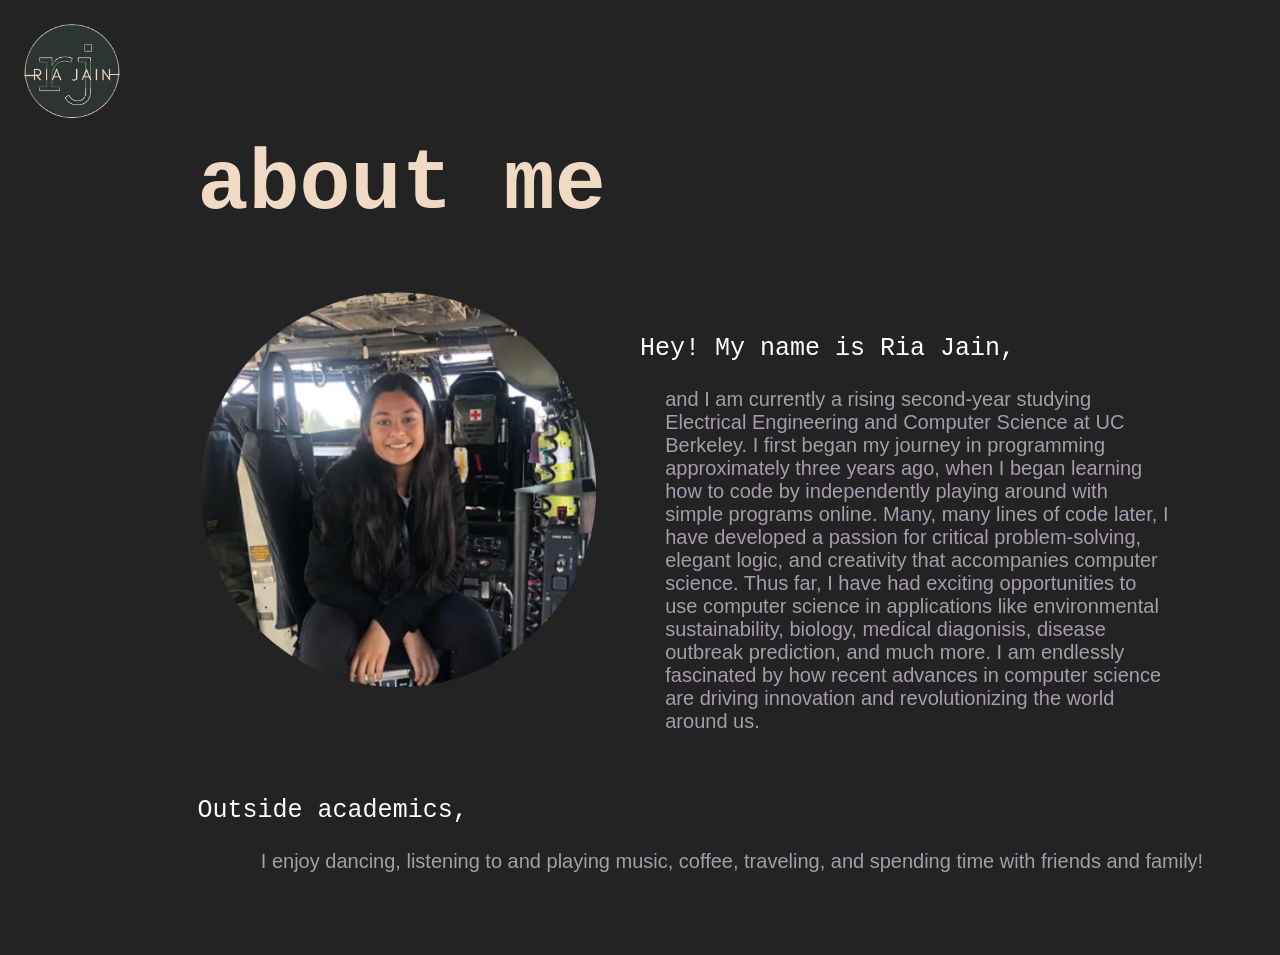
<file: about.html>
<!DOCTYPE html>
<html>
<meta charset="UTF-8">
<meta name="viewport" content="width=device-width, initial-scale=1">
<link rel="stylesheet" href="https://www.w3schools.com/w3css/3/w3.css">

<head>
    <title>About Me: Ria's Online Portfolio</title>
    <link rel="stylesheet" href="styles.css">
    <link href='https://fonts.googleapis.com/css?family=Aboreto' rel='stylesheet'>
    <link href='https://fonts.googleapis.com/css?family=Abel' rel='stylesheet'>
    <link rel="stylesheet" href="styles.css">
    <link rel="icon" type="image/x-icon" href="/images/page-icon.png">
    
    <style>
        
    </style>

    <script src="https://code.jquery.com/jquery-3.5.1.min.js"></script>
    <script>
    function changeImage(id, img) {
        document.getElementById(id).src = img;
    }

    $(document).ready(function(){
        $(document).mousemove(function(){
            if($("#home-sign:hover").length != 0){
                changeImage('home-image', './images/RJ-hover-indigo.png')
            } else {
                changeImage('home-image', './images/RJ.png')
            }
        });
    });
    </script> 
</head>

<body>
    <span id="home-sign">
        <a href = "./index.html">
            <img src="./images/RJ.png" id="home-image" width = 214 height = 120 style="position:absolute; top: 10px; left: -35px">
        </a>
    </span>
    <div style="position:relative; left:15%;">
        <br>
        <br>
        <br>
        <br>
        <h1 style="font-family: 'Courier New', serif; font-size:85px;">
            about me
        </h1>
        <br>
        <img src="./images/about-me-photo.png" width=400px; style="position:absolute; top:30%;"/>
        <div width=85% style="position:relative; width:40%; left:35%; top:-40%;">
            <p style="color:white; font-size:25px;">Hey! My name is Ria Jain, </p>
            <p style="font-family: 'Helvetica'; font-size:20px; position:relative; left: 5%;">
                and I am currently a rising second-year studying Electrical Engineering and Computer Science at UC Berkeley.
                I first began my journey in programming approximately three years ago, when I began learning how to code by independently playing around with simple programs online.
                Many, many lines of code later, I have developed a passion for critical problem-solving, elegant logic, and creativity that accompanies computer science.
                Thus far, I have had exciting opportunities to use computer science in applications like environmental sustainability, biology, medical diagonisis, disease outbreak prediction, and much more.
                I am endlessly fascinated by how recent advances in computer science are  driving innovation and revolutionizing the world around us. 
            </p>
        </div>
        <br>
        <p style="color:white; font-size:25px; position:relative; left:0%;">Outside academics,</p>
        <p style="font-family: 'Helvetica'; font-size:20px; position:relative; left:5%;">
            I enjoy dancing, listening to and playing music, coffee, traveling, and
            spending time with friends and family!
        </p>
        <br>
        <br>
        <br>
    </div>

</body>

</html>
</file>
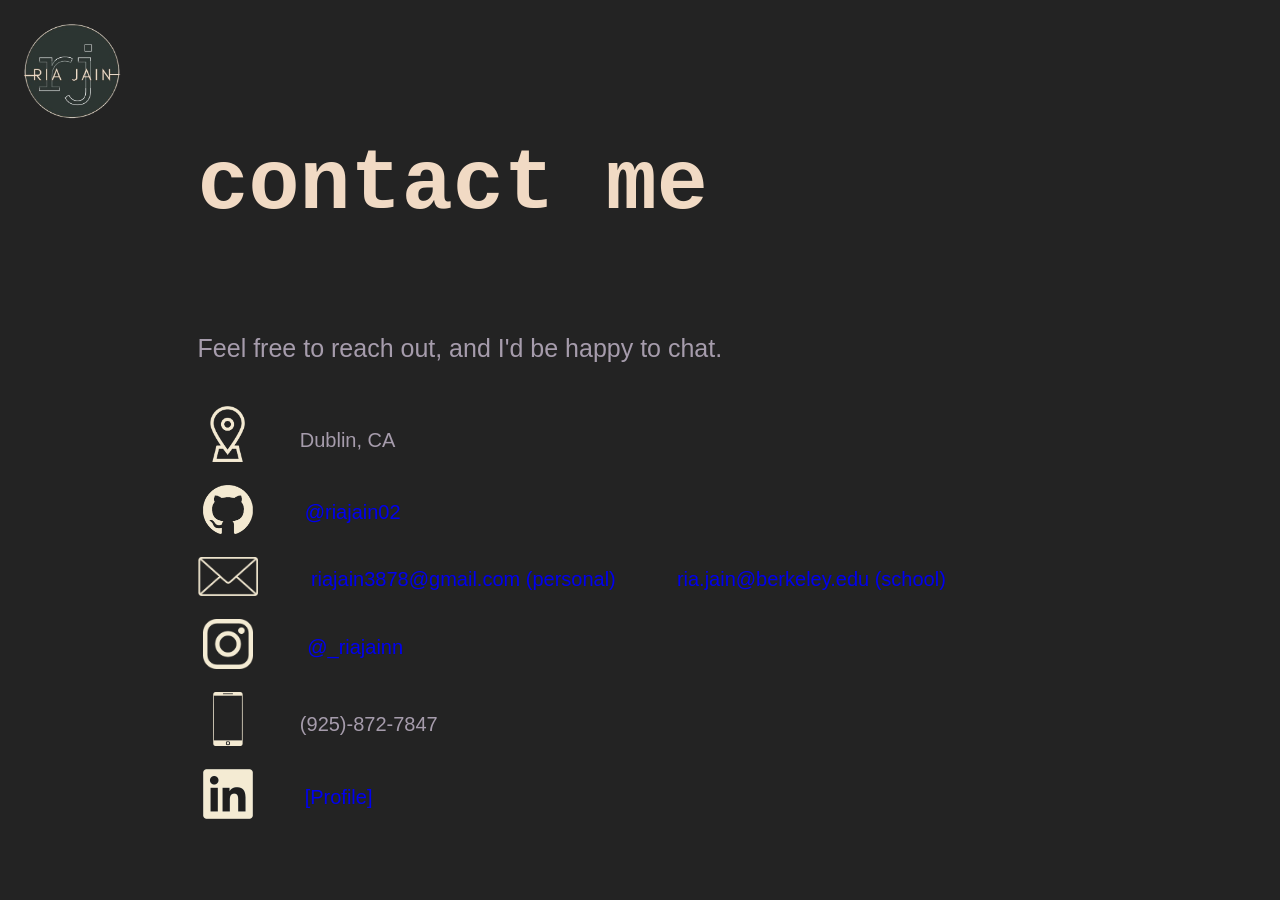
<file: contact.html>
<!DOCTYPE html>
<html>
<meta charset="UTF-8">
<meta name="viewport" content="width=device-width, initial-scale=1">
<link rel="stylesheet" href="https://www.w3schools.com/w3css/3/w3.css">

<head>
    <title>Contact Me: Ria's Online Portfolio</title>
    <link rel="stylesheet" href="styles.css">
    <link href='https://fonts.googleapis.com/css?family=Aboreto' rel='stylesheet'>
    <link href='https://fonts.googleapis.com/css?family=Abel' rel='stylesheet'>
    <link rel="stylesheet" href="styles.css">
    <link rel="icon" type="image/x-icon" href="/images/page-icon.png">
    
    <style>
        
    </style>

    <script src="https://code.jquery.com/jquery-3.5.1.min.js"></script>
    <script>
    function changeImage(id, img) {
        document.getElementById(id).src = img;
    }

    $(document).ready(function(){
        $(document).mousemove(function(){
            if($("#home-sign:hover").length != 0){
                changeImage('home-image', './images/RJ-hover-indigo.png')
            } else {
                changeImage('home-image', './images/RJ.png')
            }
        });
    });
    </script>   

</head>

<body>
    <span id="home-sign">
        <a href = "./index.html">
            <img src="./images/RJ.png" id="home-image" width = 214 height = 120 style="position:absolute; top: 10px; left: -35px">
        </a>
    </span>
    <div style="position:relative; left:15%;">
        <br>
        <br>
        <br>
        <br>
        <h1 style="font-family: 'Courier New', serif; font-size:85px;">
            contact me
        </h1>
        <br>
        <div width=80% style="width:80%;">
            <p style="font-family: 'Helvetica'; font-size:25px;">
                Feel free to reach out, and I'd be happy to chat.                
            </p>
        </div>
    </div>
    <br>
    <div>
        <div style="position:relative; left:15%">
            <img src='./images/location.png' width=35 style="position:relative; left:12px"/>
            <span style="position:relative; top:-15px; left: 5%; font-family: 'Helvetica'; font-size:20px; color:#a69cac;">
                Dublin, CA
            </span>
        </div>
        <br>
        <div style="position:relative; left:15%">
            <img src='./images/git.png' width=50 style="position:relative; left:5px"/>
            <span style="position:relative; top:-15px; left: 4.2%; font-family: 'Helvetica'; font-size:20px; color:#a69cac;">
                <a style="text-decoration: none" href="https://github.com/riajain02">@riajain02</a>
            </span>
        </div>
        <br>
        <div style="position:relative; left:15%">
            <img src='./images/email.png' width=60 style="position:relative; left:0px"/>
            <span style="position:relative; top:-10px; left: 3.9%; font-family: 'Helvetica'; font-size:20px; color:#a69cac;">
                <a style="text-decoration: none" href="mailto:riajain3878@gmail.com">riajain3878@gmail.com (personal)</a>
                &nbsp;
                &nbsp;
                &nbsp;
                &nbsp;
                &nbsp;
                <a style="text-decoration: none" href="mailto:ria.jain@berkeley.edu">ria.jain@berkeley.edu (school)</a>
            </span>
        </div>
        <br>
        <div style="position:relative; left:15%">
            <img src='./images/instagram.png' width=50 style="position:relative; left:5px"/>
            <span style="position:relative; top:-15px; left: 4.4%; font-family: 'Helvetica'; font-size:20px; color:#a69cac;">
                <a style="text-decoration: none" href="https://www.instagram.com/_riajainn/">@_riajainn</a>
            </span>
        </div>
        <br>
        <div style="position:relative; left:15%">
            <img src='./images/phone.png' width=30 style="position:relative; left:15px"/>
            <span style="position:relative; top:-15px; left: 5.4%; font-family: 'Helvetica'; font-size:20px; color:#a69cac;">
                (925)-872-7847
            </span>
        </div>
        <br>
        <div style="position:relative; left:15%">
            <img src='./images/linkedin.png' width=50 style="position:relative; left:5px"/>
            <span style="position:relative; top:-15px; left: 4.2%; font-family: 'Helvetica'; font-size:20px; color:#a69cac;">
                <a style="text-decoration: none" href="https://www.linkedin.com/in/ria-jain-6baaa41b3/">[Profile]</a>
            </span>
        </div>
        
    </div>
    <br>
    <br>
    <br>
</body>

</html>
</file>
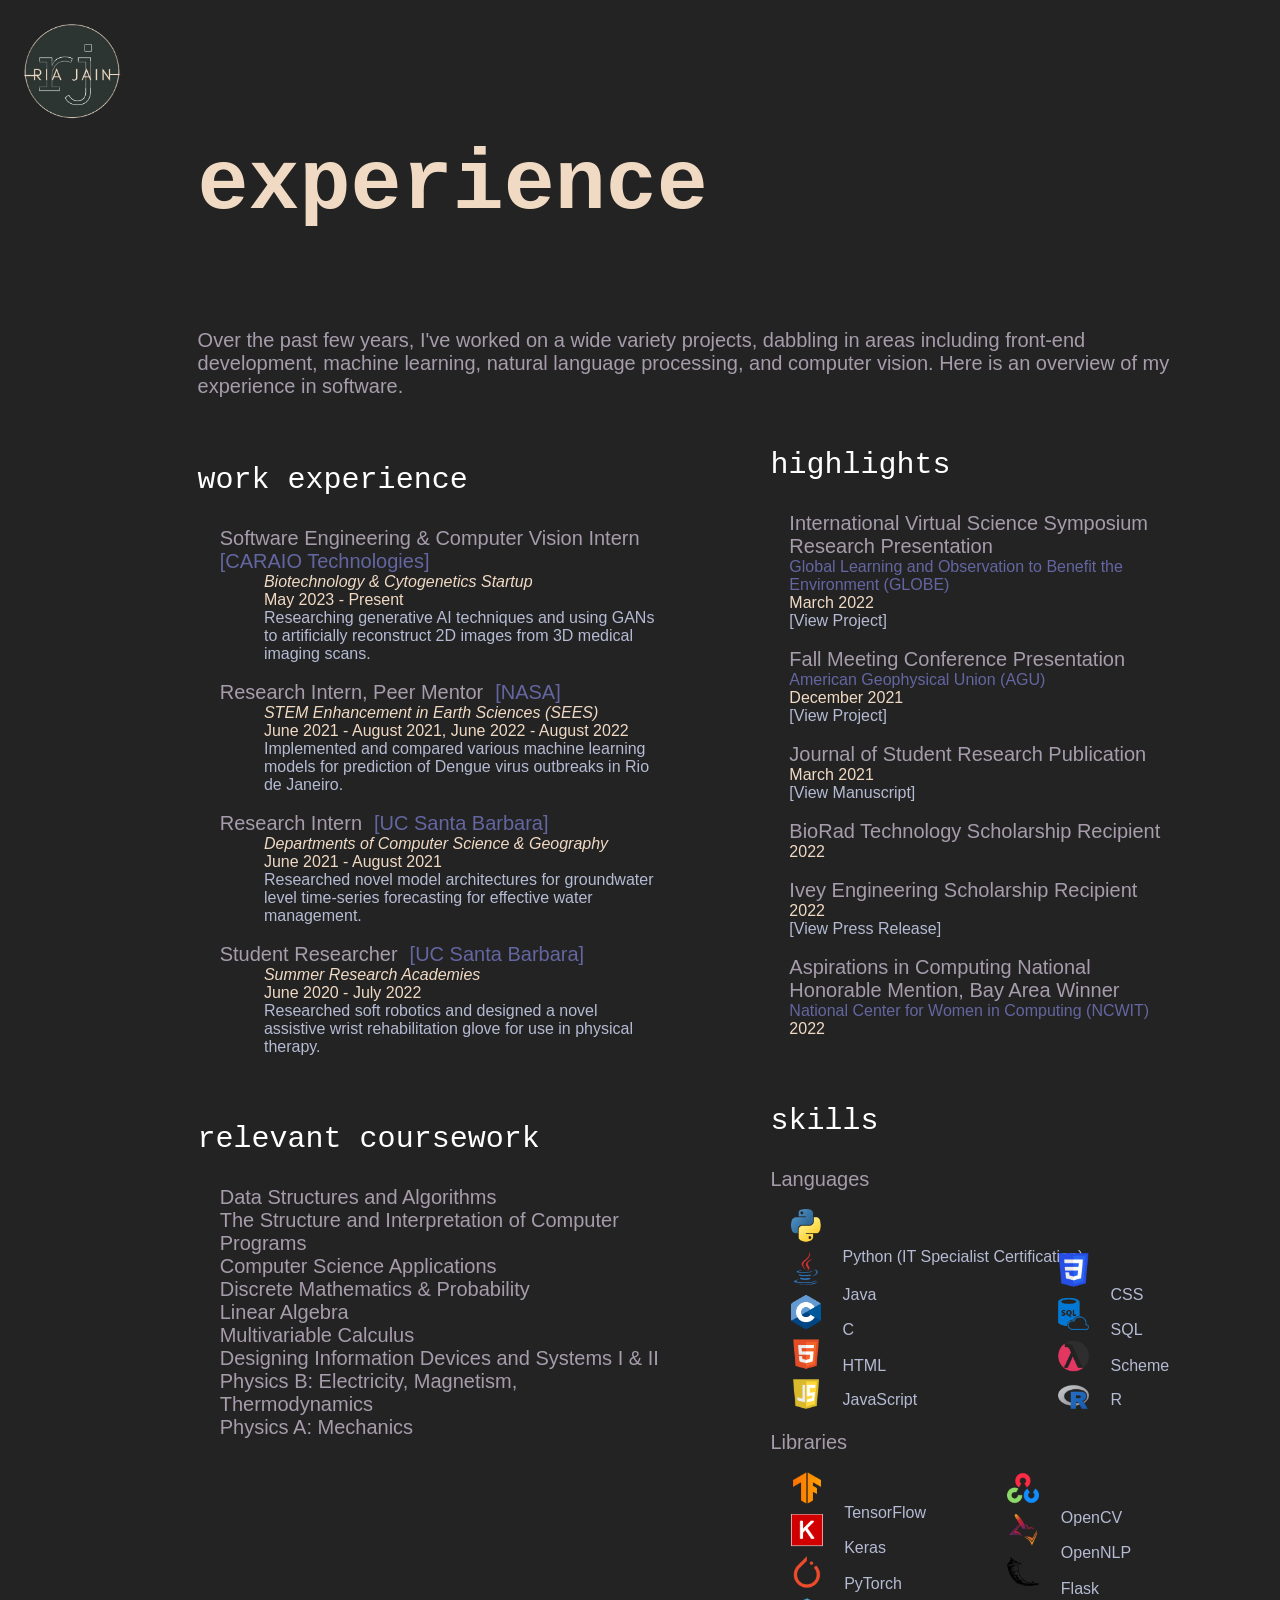
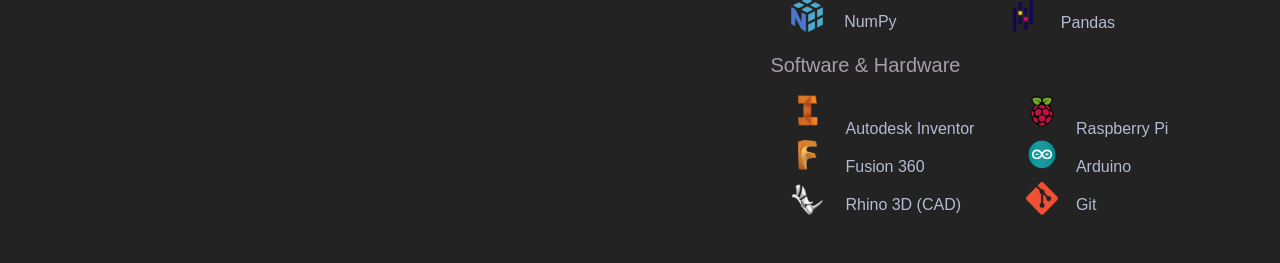
<file: experience.html>
<!DOCTYPE html>
<html>
<meta charset="UTF-8">
<meta name="viewport" content="width=device-width, initial-scale=1">
<link rel="stylesheet" href="https://www.w3schools.com/w3css/3/w3.css">

<head>
    <title>Experience: Ria's Online Portfolio</title>
    <link rel="stylesheet" href="styles.css">
    <link href='https://fonts.googleapis.com/css?family=Aboreto' rel='stylesheet'>
    <link href='https://fonts.googleapis.com/css?family=Abel' rel='stylesheet'>
    <link rel="stylesheet" href="styles.css">
    <link rel="icon" type="image/x-icon" href="/images/page-icon.png">
    
    <style>
        
    </style>

    <script src="https://code.jquery.com/jquery-3.5.1.min.js"></script>
    <script>
    function changeImage(id, img) {
        document.getElementById(id).src = img;
    }

    $(document).ready(function(){
        $(document).mousemove(function(){
            if($("#home-sign:hover").length != 0){
                changeImage('home-image', './images/RJ-hover-indigo.png')
            } else {
                changeImage('home-image', './images/RJ.png')
            }
        });
    });
    </script> 
</head>

<body>
    <span id="home-sign">
        <a href = "./index.html">
            <img src="./images/RJ.png" id="home-image" width = 214 height = 120 style="position:absolute; top: 10px; left: -35px">
        </a>
    </span>
    <div style="position:relative; left:15%">
        <br>
        <br>
        <br>
        <br>
        <h1 style="font-family: 'Courier New', serif; font-size:85px;">
            experience
        </h1>
        <br>
        <p style="font-family: 'Helvetica'; font-size:20px; width:80%;">
            Over the past few years, I've worked on a wide variety projects, dabbling in areas including front-end development, machine learning, natural language processing, and computer vision.
            Here is an overview of my experience in software.             
        </p>
        <div style="width:35%; background-color:; display: inline-block;">
            <div>
                <p style="font-family: 'Courier New'; font-size:20px; color:white; font-size:30px;">
                    work experience                
                </p>
                <div style="position:relative; left:5%;">
                    <span style="font-family: 'Helvetica'; font-size:20px; color:#A69CAC">Software Engineering & Computer Vision Intern</span>
                    &nbsp;
                    <span style="font-family: 'Helvetica'; font-size:20px; color:#6366A1">[CARAIO Technologies]</span>
                    <div style="width:90%; position:relative; left: 10%;">
                        <span style="font-family: 'Helvetica'; font-size:16px; color:#f1dac4"><i>Biotechnology & Cytogenetics Startup</i></span>
                        <br>
                        <span style="font-family: 'Helvetica'; font-size:16px; color:#f1dac4">May 2023 - Present</span>
                        <br>
                        <span style="font-family: 'Helvetica'; font-size:16px; color:#B4BBD3">Researching generative AI techniques and using GANs to artificially reconstruct 2D images from 3D medical imaging scans.</span>
                    </div>
                    <br>
                    
                    <span style="font-family: 'Helvetica'; font-size:20px; color:#A69CAC">Research Intern, Peer Mentor</span>
                    &nbsp;
                    <span style="font-family: 'Helvetica'; font-size:20px; color:#6366A1">[NASA]</span>
                    <div style="width:90%; position:relative; left: 10%;">
                        <span style="font-family: 'Helvetica'; font-size:16px; color:#f1dac4"><i>STEM Enhancement in Earth Sciences (SEES)</i></span>
                        <br>
                        <span style="font-family: 'Helvetica'; font-size:16px; color:#f1dac4">June 2021 - August 2021, June 2022 - August 2022</span>
                        <br>
                        <span style="font-family: 'Helvetica'; font-size:16px; color:#B4BBD3">Implemented and compared various machine learning models for prediction of Dengue virus outbreaks in Rio de Janeiro.</span>
                    </div>
                    <br>
                    
                    <span style="font-family: 'Helvetica'; font-size:20px; color:#A69CAC">Research Intern</span>
                    &nbsp;
                    <span style="font-family: 'Helvetica'; font-size:20px; color:#6366A1">[UC Santa Barbara]</span>
                    <div style="width:90%; position:relative; left: 10%;">
                        <span style="font-family: 'Helvetica'; font-size:16px; color:#f1dac4"><i>Departments of Computer Science & Geography</i></span>
                        <br>
                        <span style="font-family: 'Helvetica'; font-size:16px; color:#f1dac4">June 2021 - August 2021</span>
                        <br>
                        <span style="font-family: 'Helvetica'; font-size:16px; color:#B4BBD3">Researched novel model architectures for groundwater level time-series forecasting for effective water management.</span>
                    </div>
                    <br>

                    <span style="font-family: 'Helvetica'; font-size:20px; color:#A69CAC">Student Researcher</span>
                    &nbsp;
                    <span style="font-family: 'Helvetica'; font-size:20px; color:#6366A1">[UC Santa Barbara]</span>
                    <div style="width:90%; position:relative; left: 10%;">
                        <span style="font-family: 'Helvetica'; font-size:16px; color:#f1dac4"><i>Summer Research Academies</i></span>
                        <br>
                        <span style="font-family: 'Helvetica'; font-size:16px; color:#f1dac4">June 2020 - July 2022</span>
                        <br>
                        <span style="font-family: 'Helvetica'; font-size:16px; color:#B4BBD3">Researched soft robotics and designed a novel assistive wrist rehabilitation glove for use in physical therapy.</span>
                    </div>
                    <br>
                </div>
                
            </div>

            <br>

            <div>
                <p style="font-family: 'Courier New'; font-size:20px; color:white; font-size:30px;">
                    relevant coursework                
                </p>
                <div style="position:relative; left:5%;">
                    <p style="font-family: 'Helvetica'; font-size:20px">
                        Data Structures and Algorithms <br>
                        The Structure and Interpretation of Computer Programs <br>
                        Computer Science Applications <br>
                        Discrete Mathematics & Probability <br>
                        Linear Algebra <br>
                        Multivariable Calculus <br>
                        Designing Information Devices and Systems I & II <br>
                        Physics B: Electricity, Magnetism, Thermodynamics <br>
                        Physics A: Mechanics <br>   
                    </p>
                </div>
            </div>
            <br>
            <br>
            <br>
            <br>
            <br>
            <br>
            <br>
            <br>
            <br>
            <br>
            <br>
            <br>
            <br>
            <br>
            <br>
            <br>
            <br>
            <br>
            <br>
            <br>
            <br>
            <br>
           
        </div>
        <div style="position:relative; width:30%; left: 10%; display: inline-block;">
            <p style="font-family: 'Courier New'; font-size:20px; color:white; font-size:30px;">
                highlights                
            </p>
            <div style="position:relative; left:5%;">
                <span style="font-family: 'Helvetica'; font-size:20px; color:#A69CAC">International Virtual Science Symposium Research Presentation</span>
                <br>
                <span style="font-family: 'Helvetica'; font-size:16px; color:#6366A1">Global Learning and Observation to Benefit the Environment (GLOBE)</span>
                <br>
                <span style="font-family: 'Helvetica'; font-size:16px; color:#f1dac4">March 2022</span>
                <br>
                <a style="font-family: 'Helvetica'; color:#B4BBD3; text-decoration: none;"
                    href="https://www.globe.gov/es/news-events/meetings_symposia/virtual-science-symposia/2022-international-virtual-science-symposium/virtual-science-symposium-reports/-/projectdetail/globe/a-machine-learning-approach-to-the-study-of-dengue-virus-outbreaks-in-rio-de-janeiro-over-time-1?backURL=https%3A%2F%2Fwww.globe.gov%3A443%2Fes%2Fnews-events%2Fmeetings_symposia%2Fvirtual-science-symposia%2F2022-international-virtual-science-symposium%2Fvirtual-science-symposium-reports%3Fp_p_id%3Dgov_globe_cms_projects_ProjectsWebPortlet%26p_p_lifecycle%3D0%26p_p_state%3Dnormal%26p_p_mode%3Dview%26_gov_globe_cms_projects_ProjectsWebPortlet_reportTypes%3Divss_report%26_gov_globe_cms_projects_ProjectsWebPortlet_titleFilter%3DA%20Machine%20Learning%20Approach%26_gov_globe_cms_projects_ProjectsWebPortlet_schoolNameFilter%3D%26_gov_globe_cms_projects_ProjectsWebPortlet_articleIdFilter%3D%26_gov_globe_cms_projects_ProjectsWebPortlet_yearFilter%3D2022%26_gov_globe_cms_projects_ProjectsWebPortlet_orgFilterId%3D0%26_gov_globe_cms_projects_ProjectsWebPortlet_gradeLevel%3D%26_gov_globe_cms_projects_ProjectsWebPortlet_collegeCategory%3D%26_gov_globe_cms_projects_ProjectsWebPortlet_protocolIds%3D%26_gov_globe_cms_projects_ProjectsWebPortlet_andProtocolIds%3Dfalse%26_gov_globe_cms_projects_ProjectsWebPortlet_displayStart%3D0%26_gov_globe_cms_projects_ProjectsWebPortlet_sortCol%3D4">
                    [View Project]</a>
                <br>
                <br>
                
                <span style="font-family: 'Helvetica'; font-size:20px; color:#A69CAC">Fall Meeting Conference Presentation</span>
                <br>
                <span style="font-family: 'Helvetica'; font-size:16px; color:#6366A1">American Geophysical Union (AGU)</span>
                <br>
                <span style="font-family: 'Helvetica'; font-size:16px; color:#f1dac4">December 2021</span>
                <br>
                <a style="font-family: 'Helvetica'; color:#B4BBD3; text-decoration: none;" href="https://ui.adsabs.harvard.edu/abs/2021AGUFMED45B0632R/abstract"> [View Project]</a>
                <br>
                <br>

                <span style="font-family: 'Helvetica'; font-size:20px; color:#A69CAC">Journal of Student Research Publication</span>
                <br>
                <span style="font-family: 'Helvetica'; font-size:16px; color:#f1dac4">March 2021</span>
                <br>
                <a style="font-family: 'Helvetica'; color:#B4BBD3; text-decoration: none;" href="https://www.jsr.org/hs/index.php/path/article/view/1393"> [View Manuscript]</a>
                <br>
                <br>

                <span style="font-family: 'Helvetica'; font-size:20px; color:#A69CAC">BioRad Technology Scholarship Recipient</span>
                <br>
               <span style="font-family: 'Helvetica'; font-size:16px; color:#f1dac4">2022</span>
                <br>
                <br>

                <span style="font-family: 'Helvetica'; font-size:20px; color:#A69CAC">Ivey Engineering Scholarship Recipient</span>
                <br>
                <span style="font-family: 'Helvetica'; font-size:16px; color:#f1dac4">2022</span>
                <br>
                <a style="font-family: 'Helvetica'; color:#B4BBD3; text-decoration: none;" href="https://www.thetechoutlook.com/press-release/ivey-engineering-awards-1000-scholarship-to-uc-berkeley-freshman-ria-jain/"> [View Press Release]</a>
                <br>
                <br>

                <span style="font-family: 'Helvetica'; font-size:20px; color:#A69CAC">Aspirations in Computing National Honorable Mention, Bay Area Winner</span>
                <br>
                <span style="font-family: 'Helvetica'; font-size:16px; color:#6366A1">National Center for Women in Computing (NCWIT)</span>
                <br>
                <span style="font-family: 'Helvetica'; font-size:16px; color:#f1dac4">2022</span>
                <br>
                <br>
                <br>
            </div>
            <p style="font-family: 'Courier New'; font-size:20px; color:white; font-size:30px;">
                skills                
            </p>
            <div>
                <span style="font-family: 'Helvetica'; font-size:20px; color:#A69CAC">Languages</span>
                <br>
                <br>
                <div style="display: inline-block;  position:relative; left: 5%;">
                    <img style="position:relative; left:5%;" src="./images/skills-languages-1.png" height=200px/>
                </div>
                <div style="display: inline-block; position:relative; left: 10%;">
                    <span style="position:relative; top: -75px; font-family: 'Helvetica'; font-size:16px; color:#B4BBD3">Python (IT Specialist Certification)</span>
                    <br>
                    <span style="position:relative; top: -55px; font-family: 'Helvetica'; font-size:16px; color:#B4BBD3">Java</span>
                    <br>
                    <span style="position:relative; top: -38px; font-family: 'Helvetica'; font-size:16px; color:#B4BBD3">C</span>
                    <br>
                    <span style="position:relative; top: -20px; font-family: 'Helvetica'; font-size:16px; color:#B4BBD3">HTML</span>
                    <br>
                    <span style="position:relative; top: -4px; font-family: 'Helvetica'; font-size:16px; color:#B4BBD3">JavaScript</span>
                    <br>
                </div>
                <div style="display: inline-block;  position:relative; left: 2%;">
                    <img style="position:relative; left:5%;" src="./images/skills-languages-2.png" height=200px/>
                </div>
                <div style="display: inline-block; position:relative; left: 7%;">
                    <br>
                    <span style="position:relative; top: -55px; font-family: 'Helvetica'; font-size:16px; color:#B4BBD3">CSS</span>
                    <br>
                    <span style="position:relative; top: -38px; font-family: 'Helvetica'; font-size:16px; color:#B4BBD3">SQL</span>
                    <br>
                    <span style="position:relative; top: -20px; font-family: 'Helvetica'; font-size:16px; color:#B4BBD3">Scheme</span>
                    <br>
                    <span style="position:relative; top: -4px; font-family: 'Helvetica'; font-size:16px; color:#B4BBD3">R</span>
                    <br>
                </div>
            </div>
            <br>
            <div>
                <span style="font-family: 'Helvetica'; font-size:20px; color:#A69CAC">Libraries</span>
                <br>
                <br>
                <div style="display: inline-block;  position:relative; left: 5%;">
                    <img style="position:relative; left:5%;" src="./images/skills-libraries-1.png" height=160px/>
                </div>
                <div style="display: inline-block; position:relative; left: 10%;">
                    <span style="position:relative; top: -60px; font-family: 'Helvetica'; font-size:16px; color:#B4BBD3">TensorFlow</span>
                    <br>
                    <span style="position:relative; top: -43px; font-family: 'Helvetica'; font-size:16px; color:#B4BBD3">Keras</span>
                    <br>
                    <span style="position:relative; top: -25px; font-family: 'Helvetica'; font-size:16px; color:#B4BBD3">PyTorch</span>
                    <br>
                    <span style="position:relative; top: -5px; font-family: 'Helvetica'; font-size:16px; color:#B4BBD3">NumPy</span>
                    <br>
                </div>
                <div style="display: inline-block;  position:relative; left: 30%;">
                    <img style="position:relative; left:5%;" src="./images/skills-libraries-2.png" height=160/>
                </div>
                <div style="display: inline-block; position:relative; left: 35%;">
                    <br>
                    <span style="position:relative; top: -55px; font-family: 'Helvetica'; font-size:16px; color:#B4BBD3">OpenCV</span>
                    <br>
                    <span style="position:relative; top: -38px; font-family: 'Helvetica'; font-size:16px; color:#B4BBD3">OpenNLP</span>
                    <br>
                    <span style="position:relative; top: -20px; font-family: 'Helvetica'; font-size:16px; color:#B4BBD3">Flask</span>
                    <br>
                    <span style="position:relative; top: -4px; font-family: 'Helvetica'; font-size:16px; color:#B4BBD3">Pandas</span>
                    <br>
                </div>
            </div>
            <br>
            <div>
                <span style="font-family: 'Helvetica'; font-size:20px; color:#A69CAC">Software & Hardware</span>
                <br>
                <br>
                <div style="display: inline-block;  position:relative; left: 5%;">
                    <img style="position:relative; left:5%;" src="./images/skills-software-1.png" height=120px/>
                </div>
                <div style="display: inline-block; position:relative; left: 10%;">
                    <span style="position:relative; top: -45px; font-family: 'Helvetica'; font-size:16px; color:#B4BBD3">Autodesk Inventor</span>
                    <br>
                    <span style="position:relative; top: -25px; font-family: 'Helvetica'; font-size:16px; color:#B4BBD3">Fusion 360</span>
                    <br>
                    <span style="position:relative; top: -5px; font-family: 'Helvetica'; font-size:16px; color:#B4BBD3">Rhino 3D (CAD)</span>
                    <br>
                </div>
                <div style="display: inline-block;  position:relative; left: 22%;">
                    <img style="position:relative; left:5%;" src="./images/skills-software-2.png" height=120/>
                </div>
                <div style="display: inline-block; position:relative; left: 26%;">
                    <br>
                    <span style="position:relative; top: -45px; font-family: 'Helvetica'; font-size:16px; color:#B4BBD3">Raspberry Pi</span>
                    <br>
                    <span style="position:relative; top: -25px; font-family: 'Helvetica'; font-size:16px; color:#B4BBD3">Arduino</span>
                    <br>
                    <span style="position:relative; top: -5px; font-family: 'Helvetica'; font-size:16px; color:#B4BBD3">Git</span>
                    <br>
                </div>
            </div>
            <br>
            <br>           
        </div>
    </div>

</body>

</html>
</file>
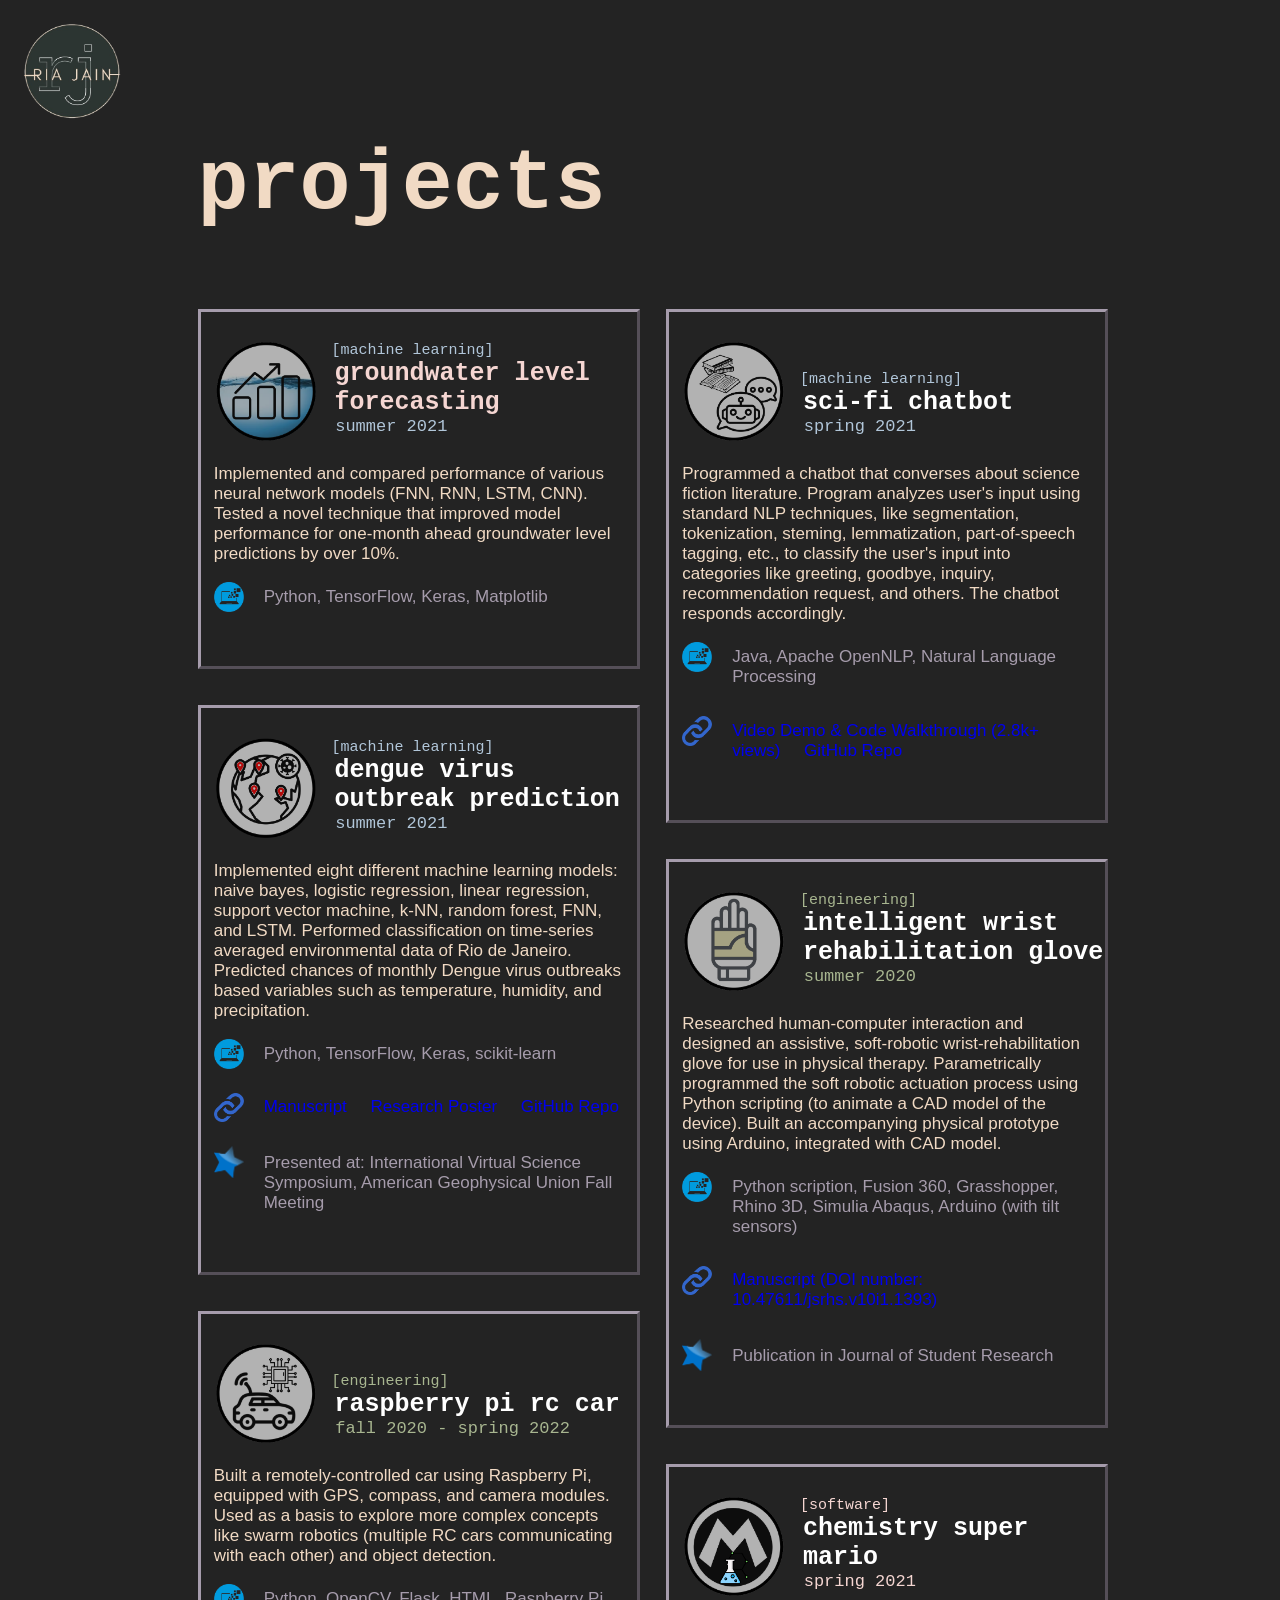
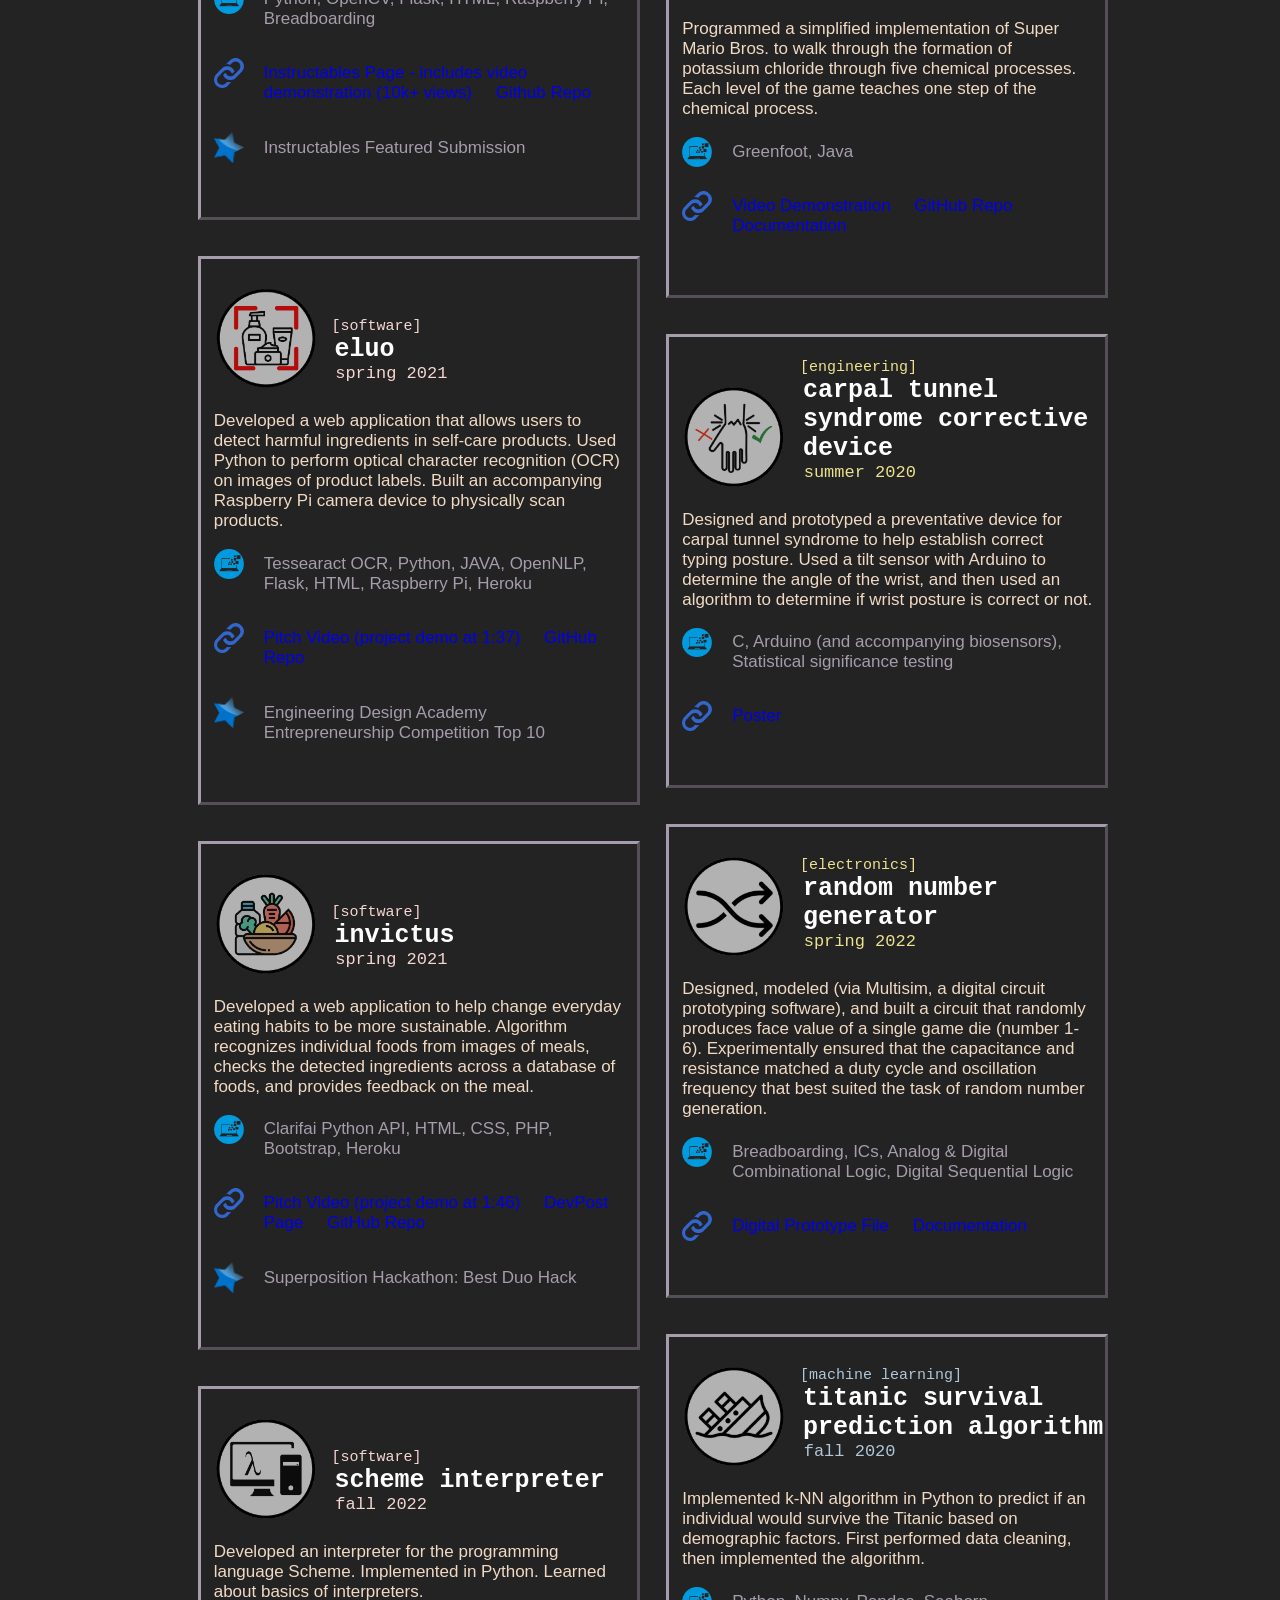
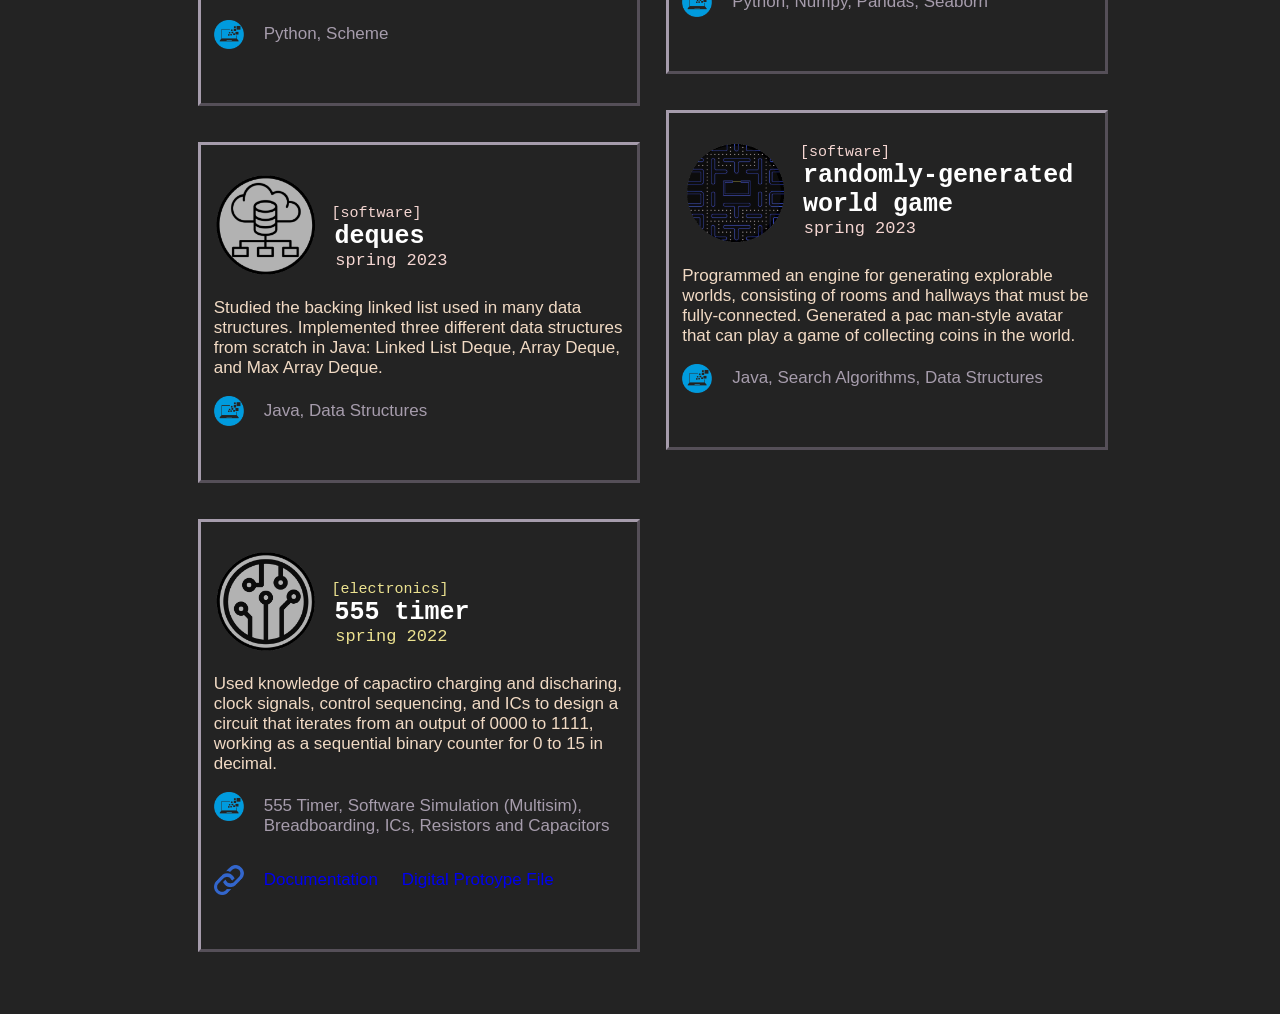
<file: projects.html>
<!DOCTYPE html>
<html>
<meta charset="UTF-8">
<meta name="viewport" content="width=device-width, initial-scale=1">
<link rel="stylesheet" href="https://www.w3schools.com/w3css/3/w3.css">

<head>
    <title>Projects: Ria's Online Portfolio</title>
    <link rel="stylesheet" href="styles.css">
    <link href='https://fonts.googleapis.com/css?family=Aboreto' rel='stylesheet'>
    <link href='https://fonts.googleapis.com/css?family=Abel' rel='stylesheet'>
    <link rel="stylesheet" href="styles.css">
    <link rel="icon" type="image/x-icon" href="/images/page-icon.png">
    
    <style>
        
    </style>

    <script src="https://code.jquery.com/jquery-3.5.1.min.js"></script>
    <script>
    function changeImage(id, img) {
        document.getElementById(id).src = img;
    }

    function changeBackground(id, color) {
        document.getElementById(id).style.backgroundColor = color; 
    }

    $(document).ready(function(){
        $(document).mousemove(function(){
            if($("#home-sign:hover").length != 0){
                changeImage('home-image', './images/RJ-hover-indigo.png')
            } else if($("#gwl:hover").length != 0){
                changeBackground("gwl", '#192841');
            } else if($("#dengue:hover").length != 0){
                changeBackground("dengue", '#192841');
            } else if($("#rpi-car:hover").length != 0){
                changeBackground("rpi-car", '#192841');
            } else if($("#eluo:hover").length != 0){
                changeBackground("eluo", '#192841');
            } else if($("#invictus:hover").length != 0){
                changeBackground("invictus", '#192841');
            } else if($("#scheme:hover").length != 0){
                changeBackground("scheme", '#192841');
            } else if($("#deque:hover").length != 0){
                changeBackground("deque", '#192841');
            } else if($("#timer:hover").length != 0){
                changeBackground("timer", '#192841');
            } else if($("#chatbot:hover").length != 0){
                changeBackground("chatbot", '#192841');
            } else if($("#sra:hover").length != 0){
                changeBackground("sra", '#192841');
            } else if($("#mario:hover").length != 0){
                changeBackground("mario", '#192841');
            } else if($("#bmei:hover").length != 0){
                changeBackground("bmei", '#192841');
            } else if($("#rand-num:hover").length != 0){
                changeBackground("rand-num", '#192841');
            } else if($("#titanic:hover").length != 0){
                changeBackground("titanic", '#192841');
            } else if($("#world:hover").length != 0){
                changeBackground("world", '#192841');
            } else {
                changeImage('home-image', './images/RJ.png')
                changeBackground("gwl", '#232323');
                changeBackground("dengue", '#232323');
                changeBackground("rpi-car", '#232323');
                changeBackground("eluo", '#232323');
                changeBackground("invictus", '#232323');
                changeBackground("scheme", '#232323');
                changeBackground("deque", '#232323');
                changeBackground("timer", '#232323');
                changeBackground("chatbot", '#232323');
                changeBackground("sra", '#232323');
                changeBackground("mario", '#232323');
                changeBackground("bmei", '#232323');
                changeBackground("rand-num", '#232323');
                changeBackground("titanic", '#232323');
                changeBackground("world", '#232323');
            }
        });
    });
    </script> 
</head>

<body>
    <span id="home-sign">
        <a href = "./index.html">
            <img src="./images/RJ.png" id="home-image" width = 214 height = 120 style="position:absolute; top: 10px; left: -35px">
        </a>
    </span>
    <div style="position:relative; left:15%;">
        <br>
        <br>
        <br>
        <br>
        <h1 style="font-family: 'Courier New', serif; font-size:85px;">
            projects
        </h1>
        <br>

        <div style="display: inline-block; vertical-align: top; width:35%;">
            <div id="gwl" style="border-style: outset; border-color: #a69cac;">
                <p>
                    <div style="display: inline-block;">
                        <img src="./images/gwl.png" width=100px style="position:relative; left:15px"/>
                    </div>

                    

                    <div style="display: inline-block; position:relative; top:-10px; width:70%; overflow-wrap: anywhere;">
                        <span style="font-family: 'Courier New'; color: #B1C6D9; font-size:15px;">&nbsp;&nbsp;&nbsp;[machine learning]</span> 
                        <div style="font-family: 'Courier New'; color: #F5D6D2; font-size:25px; position:relative; left:30px;"><b>groundwater level forecasting</b></div>
                        <span style="font-family: 'Courier New'; color: #B1C6D9; font-size:17px;">&nbsp;&nbsp; summer 2021</span>
                        <br>
                    </div>
                    <br>
                    <br>
                    <div style="position:relative; left: 3%; width: 94%;">
                        <span style="font-family: 'Helvetica'; color: #f1dac4; font-size:17px;">
                            Implemented and compared performance of various neural network models (FNN, RNN, LSTM, CNN).
                            Tested a novel technique that improved model performance for one-month ahead groundwater level predictions by over 10%.
                        </span>
                        <br>
                        <br>
                        <img src="./images/tech.png" width=30/>
                        <div style="position:relative; left:50px; top:-29px; font-family: 'Helvetica'; color: #a69cac; font-size:17px; width:87%;">Python, TensorFlow, Keras, Matplotlib
                        </div>
                    </div>          
                </p>
            </div>
            <br>
            <br> 
            <div id="dengue" style="border-style: outset; border-color: #a69cac;">
                <p>
                    <div style="display: inline-block;">
                        <img src="./images/dengue.png" width=100px style="position:relative; left:15px"/>
                    </div>
                    <div style="display: inline-block; position:relative; top:-10px; width:70%; overflow-wrap: anywhere;">
                        <span style="font-family: 'Courier New'; color: #B1C6D9; font-size:15px;">&nbsp;&nbsp;&nbsp;[machine learning]</span> 
                        <div style="font-family: 'Courier New'; color: white; font-size:25px; position:relative; left:30px;"><b>dengue virus outbreak prediction</b></div>
                        <span style="font-family: 'Courier New'; color: #B1C6D9; font-size:17px;">&nbsp;&nbsp; summer 2021</span>
                        <br>
                    </div>
                    <br>
                    <br>
                    <div style="position:relative; left: 3%; width: 94%;">
                        <span style="font-family: 'Helvetica'; color: #f1dac4; font-size:17px;">
                            Implemented eight different machine learning models: naive bayes, logistic regression, linear regression, support vector machine, k-NN, random forest, FNN, and LSTM.
                            Performed classification on time-series averaged environmental data of Rio de Janeiro. Predicted chances of monthly Dengue virus outbreaks based variables such as temperature, humidity, and precipitation.
                        </span>
                        <br>
                        <br>
                        <img src="./images/tech.png" width=30/>
                        <div style="position:relative; left:50px; top:-29px; font-family: 'Helvetica'; color: #a69cac; font-size:17px; width:87%;">Python, TensorFlow, Keras, scikit-learn
                        </div>
                        <img src="./images/link.png" width=30/>
                        <div style="position:relative; left:50px; top:-29px; font-family: 'Helvetica'; color: #a69cac; font-size:17px; width:87%">
                            <a style="text-decoration: none;" href="https://www.globe.gov/documents/10157/0/10754848/f55bad22-3a73-4c87-07e0-86c78570488a">Manuscript</a>
                            &nbsp;&nbsp;&nbsp;
                            <a style="text-decoration: none;" href="https://www.globe.gov/documents/10157/0/10754848/0ac91e5e-427e-3686-0a5a-5c66489e8c20">Research Poster</a>
                            &nbsp;&nbsp;&nbsp;
                            <a style="text-decoration: none;" href="https://github.com/riajain02/dengue-prediction">GitHub Repo</a>
                        </div>
                        <img src="./images/recog.png" width=30/>
                        <div style="position:relative; top:-29px; left:50px; font-family: 'Helvetica'; color: #a69cac; font-size:17px; width:87%">Presented at: International Virtual Science Symposium, American Geophysical Union Fall Meeting</div>
                    </div>          
                </p>
            </div>
            <br>
            <br> 
            <div id="rpi-car" style="border-style: outset; border-color: #a69cac;">
                <p>
                    <div style="display: inline-block;">
                        <img src="./images/rpi-car.png" width=100px style="position:relative; left:15px"/>
                    </div>
                    <div style="display: inline-block; position:relative; top:-10px; width:70%; overflow-wrap: anywhere;">
                        <span style="font-family: 'Courier New'; color: #A8B690; font-size:15px;">&nbsp;&nbsp;&nbsp;[engineering]</span> 
                        <div style="font-family: 'Courier New'; color: white; font-size:25px; position:relative; left:30px;"><b>raspberry pi rc car</b></div>
                        <span style="font-family: 'Courier New'; color: #A8B690; font-size:17px;">&nbsp;&nbsp; fall 2020 - spring 2022</span>
                        <br>
                    </div>
                    <br>
                    <br>
                    <div style="position:relative; left: 3%; width: 94%;">
                        <span style="font-family: 'Helvetica'; color: #f1dac4; font-size:17px;">
                            Built a remotely-controlled car using Raspberry Pi, equipped with GPS, compass, and camera modules.
                            Used as a basis to explore more complex concepts like swarm robotics (multiple RC cars communicating with each other) and object detection.
                        </span>
                        <br>
                        <br>
                        <img src="./images/tech.png" width=30/>
                        <div style="position:relative; left:50px; top:-29px; font-family: 'Helvetica'; color: #a69cac; font-size:17px; width:87%;">Python, OpenCV, Flask, HTML, Raspberry Pi, Breadboarding
                        </div>
                        <img src="./images/link.png" width=30/>
                        <div style="position:relative; left:50px; top:-29px; font-family: 'Helvetica'; color: #a69cac; font-size:17px; width:87%">
                            <a style="text-decoration: none;" href="https://www.instructables.com/Remote-Controlled-Car-Using-Raspberry-Pi/">Instructables Page - includes video demonstration (10k+ views)</a>
                            &nbsp;&nbsp;&nbsp;
                            <a style="text-decoration: none;" href="https://github.com/riajain02/pi0">Github Repo</a>
                        </div>
                        <img src="./images/recog.png" width=30/>
                        <div style="position:relative; top:-29px; left:50px; font-family: 'Helvetica'; color: #a69cac; font-size:17px; width:87%">Instructables Featured Submission</div>
                    </div>          
                </p>
            </div>
            <br>
            <br> 
            <div id="eluo" style="border-style: outset; border-color: #a69cac;">
                <p>
                    <div style="display: inline-block;">
                        <img src="./images/eluo.png" width=100px style="position:relative; left:15px"/>
                    </div>
                    <div style="display: inline-block; position:relative; top:-10px; width:70%; overflow-wrap: anywhere;">
                        <span style="font-family: 'Courier New'; color: #F5D6D2; font-size:15px;">&nbsp;&nbsp;&nbsp;[software]</span> 
                        <div style="font-family: 'Courier New'; color: white; font-size:25px; position:relative; left:30px;"><b>eluo</b></div>
                        <span style="font-family: 'Courier New'; color: #F5D6D2; font-size:17px;">&nbsp;&nbsp; spring 2021</span>
                        <br>
                    </div>
                    <br>
                    <br>
                    <div style="position:relative; left: 3%; width: 94%;">
                        <span style="font-family: 'Helvetica'; color: #f1dac4; font-size:17px;">
                            Developed a web application that allows users to detect harmful ingredients in self-care products. Used Python to perform optical character recognition (OCR) on images of product labels.
                            Built an accompanying Raspberry Pi camera device to physically scan products.
                        </span>
                        <br>
                        <br>
                        <img src="./images/tech.png" width=30/>
                        <div style="position:relative; left:50px; top:-29px; font-family: 'Helvetica'; color: #a69cac; font-size:17px; width:87%;">Tessearact OCR, Python, JAVA, OpenNLP, Flask, HTML, Raspberry Pi, Heroku
                        </div>
                        <img src="./images/link.png" width=30/>
                        <div style="position:relative; left:50px; top:-29px; font-family: 'Helvetica'; color: #a69cac; font-size:17px; width:87%">
                            <a style="text-decoration: none;" href="https://www.youtube.com/watch?v=ku-qOvfmtDM&feature=youtu.be">Pitch Video (project demo at 1:37)</a>
                            &nbsp;&nbsp;&nbsp;
                            <a style="text-decoration: none;" href="https://github.com/riajain02/Eluo">GitHub Repo</a>
                        </div>
                        <img src="./images/recog.png" width=30/>
                        <div style="position:relative; top:-29px; left:50px; font-family: 'Helvetica'; color: #a69cac; font-size:17px; width:87%">Engineering Design Academy Entrepreneurship Competition Top 10</div>
                    </div>          
                </p>
            </div>
            <br>
            <br> 
            <div id="invictus" style="border-style: outset; border-color: #a69cac;">
                <p>
                    <div style="display: inline-block;">
                        <img src="./images/invictus.png" width=100px style="position:relative; left:15px"/>
                    </div>
                    <div style="display: inline-block; position:relative; top:-10px; width:70%; overflow-wrap: anywhere;">
                        <span style="font-family: 'Courier New'; color: #F5D6D2; font-size:15px;">&nbsp;&nbsp;&nbsp;[software]</span> 
                        <div style="font-family: 'Courier New'; color: white; font-size:25px; position:relative; left:30px;"><b>invictus</b></div>
                        <span style="font-family: 'Courier New'; color: #F5D6D2; font-size:17px;">&nbsp;&nbsp; spring 2021</span>
                        <br>
                    </div>
                    <br>
                    <br>
                    <div style="position:relative; left: 3%; width: 94%;">
                        <span style="font-family: 'Helvetica'; color: #f1dac4; font-size:17px;">
                            Developed a web application to help change everyday eating habits to be more sustainable. Algorithm recognizes individual foods from images of meals,
                            checks the detected ingredients across a database of foods, and provides feedback on the meal.
                        </span>
                        <br>
                        <br>
                        <img src="./images/tech.png" width=30/>
                        <div style="position:relative; left:50px; top:-29px; font-family: 'Helvetica'; color: #a69cac; font-size:17px; width:87%;">Clarifai Python API, HTML, CSS, PHP, Bootstrap, Heroku
                        </div>
                        <img src="./images/link.png" width=30/>
                        <div style="position:relative; left:50px; top:-29px; font-family: 'Helvetica'; color: #a69cac; font-size:17px; width:87%">
                            <a style="text-decoration: none;" href="https://www.youtube.com/watch?v=VpSzS39FcgU">Pitch Video (project demo at 1:46)</a>
                            &nbsp;&nbsp;&nbsp;
                            <a style="text-decoration: none;" href="https://devpost.com/software/invictus-syvqw2">DevPost Page</a>
                            &nbsp;&nbsp;&nbsp;
                            <a style="text-decoration: none;" href="https://github.com/riajain02/Invictus">GitHub Repo</a>
                        </div>
                        <img src="./images/recog.png" width=30/>
                        <div style="position:relative; top:-29px; left:50px; font-family: 'Helvetica'; color: #a69cac; font-size:17px; width:87%">Superposition Hackathon: Best Duo Hack</div>
                    </div>          
                </p>
            </div>
            <br>
            <br> 
            <div id="scheme" style="border-style: outset; border-color: #a69cac;">
                <p>
                    <div style="display: inline-block;">
                        <img src="./images/scheme.png" width=100px style="position:relative; left:15px"/>
                    </div>
                    <div style="display: inline-block; position:relative; top:-10px; width:70%; overflow-wrap: anywhere;">
                        <span style="font-family: 'Courier New'; color: #F5D6D2; font-size:15px;">&nbsp;&nbsp;&nbsp;[software]</span> 
                        <div style="font-family: 'Courier New'; color: white; font-size:25px; position:relative; left:30px;"><b>scheme interpreter</b></div>
                        <span style="font-family: 'Courier New'; color: #F5D6D2; font-size:17px;">&nbsp;&nbsp; fall 2022</span>
                        <br>
                    </div>
                    <br>
                    <br>
                    <div style="position:relative; left: 3%; width: 94%;">
                        <span style="font-family: 'Helvetica'; color: #f1dac4; font-size:17px;">
                            Developed an interpreter for the programming language Scheme. Implemented in Python. Learned about basics of interpreters.
                        </span>
                        <br>
                        <br>
                        <img src="./images/tech.png" width=30/>
                        <div style="position:relative; left:50px; top:-29px; font-family: 'Helvetica'; color: #a69cac; font-size:17px; width:87%;">Python, Scheme
                        </div>
                    </div>          
                </p>
            </div>
            <br>
            <br> 
            <div id="deque" style="border-style: outset; border-color: #a69cac;">
                <p>
                    <div style="display: inline-block;">
                        <img src="./images/deque.png" width=100px style="position:relative; left:15px"/>
                    </div>
                    <div style="display: inline-block; position:relative; top:-10px; width:70%; overflow-wrap: anywhere;">
                        <span style="font-family: 'Courier New'; color: #F5D6D2; font-size:15px;">&nbsp;&nbsp;&nbsp;[software]</span> 
                        <div style="font-family: 'Courier New'; color: white; font-size:25px; position:relative; left:30px;"><b>deques</b></div>
                        <span style="font-family: 'Courier New'; color: #F5D6D2; font-size:17px;">&nbsp;&nbsp; spring 2023</span>
                        <br>
                    </div>
                    <br>
                    <br>
                    <div style="position:relative; left: 3%; width: 94%;">
                        <span style="font-family: 'Helvetica'; color: #f1dac4; font-size:17px;">
                        Studied the backing linked list used in many data structures. Implemented three different data structures from scratch in Java: Linked List Deque, Array Deque, and Max Array Deque.
                        </span>
                        <br>
                        <br>
                        <img src="./images/tech.png" width=30/>
                        <div style="position:relative; left:50px; top:-29px; font-family: 'Helvetica'; color: #a69cac; font-size:17px; width:87%;">Java, Data Structures
                        </div>
                    </div>          
                </p>
            </div>
            <br>
            <br> 
            <div id="timer" style="border-style: outset; border-color: #a69cac;">
                <p>
                    <div style="display: inline-block;">
                        <img src="./images/timer.png" width=100px style="position:relative; left:15px"/>
                    </div>
                    <div style="display: inline-block; position:relative; top:-10px; width:70%; overflow-wrap: anywhere;">
                        <span style="font-family: 'Courier New'; color: #ECE290; font-size:15px;">&nbsp;&nbsp;&nbsp;[electronics]</span> 
                        <div style="font-family: 'Courier New'; color: white; font-size:25px; position:relative; left:30px;"><b>555 timer</b></div>
                        <span style="font-family: 'Courier New'; color: #ECE290; font-size:17px;">&nbsp;&nbsp; spring 2022</span>
                        <br>
                    </div>
                    <br>
                    <br>
                    <div style="position:relative; left: 3%; width: 94%;">
                        <span style="font-family: 'Helvetica'; color: #f1dac4; font-size:17px;">
                            Used knowledge of capactiro charging and discharing, clock signals, control sequencing, and ICs to design a circuit that iterates from
                            an output of 0000 to 1111, working as a sequential binary counter for 0 to 15 in decimal.
                        </span>
                        <br>
                        <br>
                        <img src="./images/tech.png" width=30/>
                        <div style="position:relative; left:50px; top:-29px; font-family: 'Helvetica'; color: #a69cac; font-size:17px; width:87%;">555 Timer, Software Simulation (Multisim), Breadboarding, ICs, Resistors and Capacitors
                        </div>
                        <img src="./images/link.png" width=30/>
                        <div style="position:relative; left:50px; top:-29px; font-family: 'Helvetica'; color: #a69cac; font-size:17px; width:87%">
                            <a style="text-decoration: none;" href="https://docs.google.com/document/d/19SzY9NOZeLdWSrxffEkLHQADxCWVjnejmA6DnrXDX7A/edit">Documentation</a>
                            &nbsp;&nbsp;&nbsp;
                            <a style="text-decoration: none;" href="https://drive.google.com/file/d/1iIxEb1KarlgOCR6llQ9ImQYVT-E6izno/view">Digital Protoype File</a>
                        </div>
                    </div>          
                </p>
            </div>
        </div>




        <div style="display: inline-block; width:35%;">
            <div id="chatbot" style="border-style: outset; border-color: #a69cac; position:relative; left: 5%;">
                <p>
                    <div style="display: inline-block;">
                        <img src="./images/chatbot.png" width=100px style="position:relative; left:15px"/>
                    </div>
                    <div style="display: inline-block; position:relative; top:-10px; width:70%; overflow-wrap: anywhere;">
                        <span style="font-family: 'Courier New'; color: #B1C6D9; font-size:15px;">&nbsp;&nbsp;&nbsp;[machine learning]</span> 
                        <div style="font-family: 'Courier New'; color: white; font-size:25px; position:relative; left:30px;"><b>sci-fi chatbot</b></div>
                        <span style="font-family: 'Courier New'; color: #B1C6D9; font-size:17px;">&nbsp;&nbsp; spring 2021</span>
                        <br>
                    </div>
                    <br>
                    <br>
                    <div style="position:relative; left: 3%; width: 94%;">
                        <span style="font-family: 'Helvetica'; color: #f1dac4; font-size:17px;">
                            Programmed a chatbot that converses about science fiction literature. Program analyzes user's input using standard NLP techniques, like segmentation, tokenization, steming, lemmatization, part-of-speech tagging, etc., to classify the user's
                            input into categories like greeting, goodbye, inquiry, recommendation request, and others. The chatbot responds accordingly.
                        </span>
                        <br>
                        <br>
                        <img src="./images/tech.png" width=30/>
                        <div style="position:relative; left:50px; top:-29px; font-family: 'Helvetica'; color: #a69cac; font-size:17px; width:87%;">Java, Apache OpenNLP, Natural Language Processing
                        </div>
                        <img src="./images/link.png" width=30/>
                        <div style="position:relative; left:50px; top:-29px; font-family: 'Helvetica'; color: #a69cac; font-size:17px; width:87%">
                            <a style="text-decoration: none;" href="https://www.youtube.com/watch?v=wCXjxfE0F2o&feature=youtu.be">Video Demo & Code Walkthrough (2.8k+ views)</a>
                            &nbsp;&nbsp;&nbsp;
                            <a style="text-decoration: none;" href="https://github.com/riajain02/ChatBot">GitHub Repo</a>
                        </div>
                    </div>          
                </p>
            </div>
            <br>
            <br>
            <div id="sra" style="border-style: outset; border-color: #a69cac; position:relative; left: 5%;">
                <p>
                    <div style="display: inline-block;">
                        <img src="./images/sra.png" width=100px style="position:relative; left:15px"/>
                    </div>
                    <div style="display: inline-block; position:relative; top:-10px; width:70%; overflow-wrap: anywhere;">
                        <span style="font-family: 'Courier New'; color: #A8B690; font-size:15px;">&nbsp;&nbsp;&nbsp;[engineering]</span> 
                        <div style="font-family: 'Courier New'; color: white; font-size:25px; position:relative; left:30px;"><b>intelligent wrist rehabilitation glove</b></div>
                        <span style="font-family: 'Courier New'; color: #A8B690; font-size:17px;">&nbsp;&nbsp; summer 2020</span>
                        <br>
                    </div>
                    <br>
                    <br>
                    <div style="position:relative; left: 3%; width: 94%;">
                        <span style="font-family: 'Helvetica'; color: #f1dac4; font-size:17px;">
                            Researched human-computer interaction and designed an assistive, soft-robotic wrist-rehabilitation glove for use in physical therapy. Parametrically programmed
                            the soft robotic actuation process using Python scripting (to animate a CAD model of the device). Built an accompanying physical prototype using Arduino, integrated with CAD model.
                        </span>
                        <br>
                        <br>
                        <img src="./images/tech.png" width=30/>
                        <div style="position:relative; left:50px; top:-29px; font-family: 'Helvetica'; color: #a69cac; font-size:17px; width:87%;">Python scription, Fusion 360, Grasshopper, Rhino 3D, Simulia Abaqus, Arduino (with tilt sensors)
                        </div>
                        <img src="./images/link.png" width=30/>
                        <div style="position:relative; left:50px; top:-29px; font-family: 'Helvetica'; color: #a69cac; font-size:17px; width:87%">
                            <a style="text-decoration: none;" href="https://doi.org/10.47611/jsrhs.v10i1.1393">Manuscript (DOI number: 10.47611/jsrhs.v10i1.1393)</a>
                        </div>
                        <img src="./images/recog.png" width=30/>
                        <div style="position:relative; top:-29px; left:50px; font-family: 'Helvetica'; color: #a69cac; font-size:17px; width:87%">Publication in Journal of Student Research</div>
                    </div>          
                </p>
            </div>
            <br>
            <br>
            <div id="mario" style="border-style: outset; border-color: #a69cac; position:relative; left: 5%;">
                <p>
                    <div style="display: inline-block;">
                        <img src="./images/mario.png" width=100px style="position:relative; left:15px"/>
                    </div>
                    <div style="display: inline-block; position:relative; top:-10px; width:70%; overflow-wrap: anywhere;">
                        <span style="font-family: 'Courier New'; color: #F5D6D2; font-size:15px;">&nbsp;&nbsp;&nbsp;[software]</span> 
                        <div style="font-family: 'Courier New'; color: white; font-size:25px; position:relative; left:30px;"><b>chemistry super mario</b></div>
                        <span style="font-family: 'Courier New'; color: #F5D6D2; font-size:17px;">&nbsp;&nbsp; spring 2021</span>
                        <br>
                    </div>
                    <br>
                    <br>
                    <div style="position:relative; left: 3%; width: 94%;">
                        <span style="font-family: 'Helvetica'; color: #f1dac4; font-size:17px;">
                            Programmed a simplified implementation of Super Mario Bros. to walk through the formation of potassium chloride through five chemical processes.
                            Each level of the game teaches one step of the chemical process.
                        </span>
                        <br>
                        <br>
                        <img src="./images/tech.png" width=30/>
                        <div style="position:relative; left:50px; top:-29px; font-family: 'Helvetica'; color: #a69cac; font-size:17px; width:87%;">Greenfoot, Java
                        </div>
                        <img src="./images/link.png" width=30/>
                        <div style="position:relative; left:50px; top:-29px; font-family: 'Helvetica'; color: #a69cac; font-size:17px; width:87%">
                            <a style="text-decoration: none;" href="https://www.youtube.com/watch?v=NIeldpBeN8Q">Video Demonstration</a>
                            &nbsp;&nbsp;&nbsp;
                            <a style="text-decoration: none;" href="https://github.com/riajain02/CSAGreenfootChemistryMarioGame">GitHub Repo</a>
                            &nbsp;&nbsp;&nbsp;
                            <a style="text-decoration: none;" href="https://docs.google.com/document/d/10x3Dmbfe4zYocZPVM9QGfKxrVfgDbrSBcJkqpkGQFgs/edit">Documentation</a>
                        </div>
                    </div>          
                </p>
            </div>
            <br>
            <br>
            <div id="bmei" style="border-style: outset; border-color: #a69cac; position:relative; left: 5%;">
                <p>
                    <div style="display: inline-block;">
                        <img src="./images/bmei.png" width=100px style="position:relative; left:15px"/>
                    </div>
                    <div style="display: inline-block; position:relative; top:-10px; width:70%; overflow-wrap: anywhere;">
                        <span style="font-family: 'Courier New'; color: #ECE290; font-size:15px;">&nbsp;&nbsp;&nbsp;[engineering]</span> 
                        <div style="font-family: 'Courier New'; color: white; font-size:25px; position:relative; left:30px;"><b>carpal tunnel syndrome corrective device</b></div>
                        <span style="font-family: 'Courier New'; color: #ECE290; font-size:17px;">&nbsp;&nbsp; summer 2020</span>
                        <br>
                    </div>
                    <br>
                    <br>
                    <div style="position:relative; left: 3%; width: 94%;">
                        <span style="font-family: 'Helvetica'; color: #f1dac4; font-size:17px;">
                            Designed and prototyped a preventative device for carpal tunnel syndrome to help establish correct typing posture.
                            Used a tilt sensor with Arduino to determine the angle of the wrist, and then used an algorithm to determine if wrist posture is correct or not.
                        </span>
                        <br>
                        <br>
                        <img src="./images/tech.png" width=30/>
                        <div style="position:relative; left:50px; top:-29px; font-family: 'Helvetica'; color: #a69cac; font-size:17px; width:87%;">C, Arduino (and accompanying biosensors), Statistical significance testing
                        </div>
                        <img src="./images/link.png" width=30/>
                        <div style="position:relative; left:50px; top:-29px; font-family: 'Helvetica'; color: #a69cac; font-size:17px; width:87%">
                            <a style="text-decoration: none;" href="https://drive.google.com/file/d/1KmuUTY7zDKooRdrW0yk9RTx9K7kltjzT/view?usp=sharing">Poster</a>
                        </div>
                    </div>          
                </p>
            </div>
            <br>
            <br>
            <div id="rand-num" style="border-style: outset; border-color: #a69cac; position:relative; left: 5%;">
                <p>
                    <div style="display: inline-block;">
                        <img src="./images/rand-num.png" width=100px style="position:relative; left:15px"/>
                    </div>
                    <div style="display: inline-block; position:relative; top:-10px; width:70%; overflow-wrap: anywhere;">
                        <span style="font-family: 'Courier New'; color: #ECE290; font-size:15px;">&nbsp;&nbsp;&nbsp;[electronics]</span> 
                        <div style="font-family: 'Courier New'; color: white; font-size:25px; position:relative; left:30px;"><b>random number generator</b></div>
                        <span style="font-family: 'Courier New'; color: #ECE290; font-size:17px;">&nbsp;&nbsp; spring 2022</span>
                        <br>
                    </div>
                    <br>
                    <br>
                    <div style="position:relative; left: 3%; width: 94%;">
                        <span style="font-family: 'Helvetica'; color: #f1dac4; font-size:17px;">
                            Designed, modeled (via Multisim, a digital circuit prototyping software), and built a circuit that randomly produces face value of a single game die
                            (number 1-6). Experimentally ensured that the capacitance and resistance matched a duty cycle and oscillation frequency that best suited the task of random number generation.
                        </span>
                        <br>
                        <br>
                        <img src="./images/tech.png" width=30/>
                        <div style="position:relative; left:50px; top:-29px; font-family: 'Helvetica'; color: #a69cac; font-size:17px; width:87%;">Breadboarding, ICs, Analog & Digital Combinational Logic, Digital Sequential Logic
                        </div>
                        <img src="./images/link.png" width=30/>
                        <div style="position:relative; left:50px; top:-29px; font-family: 'Helvetica'; color: #a69cac; font-size:17px; width:87%">
                            <a style="text-decoration: none;" href="https://drive.google.com/file/d/1gA0mw4P6NUtJxzZqpHm-riwnC23IuJYU/view">Digital Prototype File</a>
                            &nbsp;&nbsp;&nbsp;
                            <a style="text-decoration: none;" href="https://docs.google.com/document/d/1zIrSZYS3qvW1EwjDdLigROVVNsqLIWKdNYSvOxIsC2w/edit#">Documentation</a>
                        </div>
                    </div>          
                </p>
            </div>
            <br>
            <br>
            <div id="titanic" style="border-style: outset; border-color: #a69cac; position:relative; left: 5%;">
                <p>
                    <div style="display: inline-block;">
                        <img src="./images/titanic.png" width=100px style="position:relative; left:15px"/>
                    </div>
                    <div style="display: inline-block; position:relative; top:-10px; width:70%; overflow-wrap: anywhere;">
                        <span style="font-family: 'Courier New'; color: #B1C6D9; font-size:15px;">&nbsp;&nbsp;&nbsp;[machine learning]</span> 
                        <div style="font-family: 'Courier New'; color: white; font-size:25px; position:relative; left:30px;"><b>titanic survival prediction algorithm</b></div>
                        <span style="font-family: 'Courier New'; color: #B1C6D9; font-size:17px;">&nbsp;&nbsp; fall 2020</span>
                        <br>
                    </div>
                    <br>
                    <br>
                    <div style="position:relative; left: 3%; width: 94%;">
                        <span style="font-family: 'Helvetica'; color: #f1dac4; font-size:17px;">
                            Implemented k-NN algorithm in Python to predict if an individual would survive the Titanic based on demographic factors. First performed data cleaning, then implemented the algorithm.
                        </span>
                        <br>
                        <br>
                        <img src="./images/tech.png" width=30/>
                        <div style="position:relative; left:50px; top:-29px; font-family: 'Helvetica'; color: #a69cac; font-size:17px; width:87%;">Python, Numpy, Pandas, Seaborn
                        </div>
                    </div>          
                </p>
            </div>
            <br>
            <br>
            <div id="world" style="border-style: outset; border-color: #a69cac; position:relative; left: 5%;">
                <p>
                    <div style="display: inline-block;">
                        <img src="./images/world.png" width=100px style="position:relative; left:15px"/>
                    </div>
                    <div style="display: inline-block; position:relative; top:-10px; width:70%; overflow-wrap: anywhere;">
                        <span style="font-family: 'Courier New'; color: #F5D6D2; font-size:15px;">&nbsp;&nbsp;&nbsp;[software]</span> 
                        <div style="font-family: 'Courier New'; color: white; font-size:25px; position:relative; left:30px;"><b>randomly-generated world game</b></div>
                        <span style="font-family: 'Courier New'; color: #F5D6D2; font-size:17px;">&nbsp;&nbsp; spring 2023</span>
                        <br>
                    </div>
                    <br>
                    <br>
                    <div style="position:relative; left: 3%; width: 94%;">
                        <span style="font-family: 'Helvetica'; color: #f1dac4; font-size:17px;">
                            Programmed an engine for generating explorable worlds, consisting of rooms and hallways that must be fully-connected. Generated a pac man-style avatar
                            that can play a game of collecting coins in the world.
                        </span>
                        <br>
                        <br>
                        <img src="./images/tech.png" width=30/>
                        <div style="position:relative; left:50px; top:-29px; font-family: 'Helvetica'; color: #a69cac; font-size:17px; width:87%;">Java, Search Algorithms, Data Structures
                        </div>
                    </div>          
                </p>
            </div>             
        </div>      
    </div>
    <br>
    <br>
    <br> 
</body>

</html>

<!--

            <div id="gwl" style="border-style: outset; border-color: #a69cac;">
                <p>
                    <div style="display: inline-block;">
                        <img src="./images/gwl.png" width=100px style="position:relative; left:15px"/>
                    </div>
                    <div style="display: inline-block; position:relative; top:-10px;">
                        <span style="font-family: 'Courier New'; color: #B1C6D9; font-size:15px;">&nbsp;&nbsp;&nbsp;[machine learning]</span> 
                        <br>
                        <span style="font-family: 'Courier New'; color: white; font-size:25px;"><b>&nbsp; groundwater level forecasting</b></span>
                        <br>
                        <span style="font-family: 'Courier New'; color: #B1C6D9; font-size:17px;">&nbsp;&nbsp; summer 2021</span>
                        <br>
                    </div>
                    <br>
                    <br>
                    <div style="position:relative; left: 3%; width: 94%;">
                        <span style="font-family: 'Helvetica'; color: #f1dac4; font-size:17px;">
                            Implemented and compared performance of various neural network models (FNN, RNN, LSTM, CNN).
                            Tested a novel technique that improved model performance for one-month ahead groundwater level predictions by over 10%.
                        </span>
                        <br>
                        <br>
                        <img src="./images/tech.png" width=30/>
                        <span style="position:relative; top:-4px; font-family: 'Helvetica'; color: #a69cac; font-size:17px;">&nbsp;&nbsp;&nbsp;Python, TensorFlow, Keras, Matplotlib</span>
                        <br>
                    </div>          
                </p>
            </div>


-->
</file>
<file: styles.css>
:root {
    --accent-color: #f1dac4;
}

body {
    background-color: #232323;
}

h1 {
    color: #f1dac4;
    font-family: 'Helvetica';
    text-align: left;
    font-size: 100px;
    font-weight: bold;
}

h2 {
    color: #f1dac4;
    font-family: 'Helvetica';
    text-align: left;
    font-size: 100px;
}

p {
    color: #a69cac;
    font-family: 'Courier New', serif;
    text-align: left;
    font-size: 30px;
    position: relative;
}
</file>
